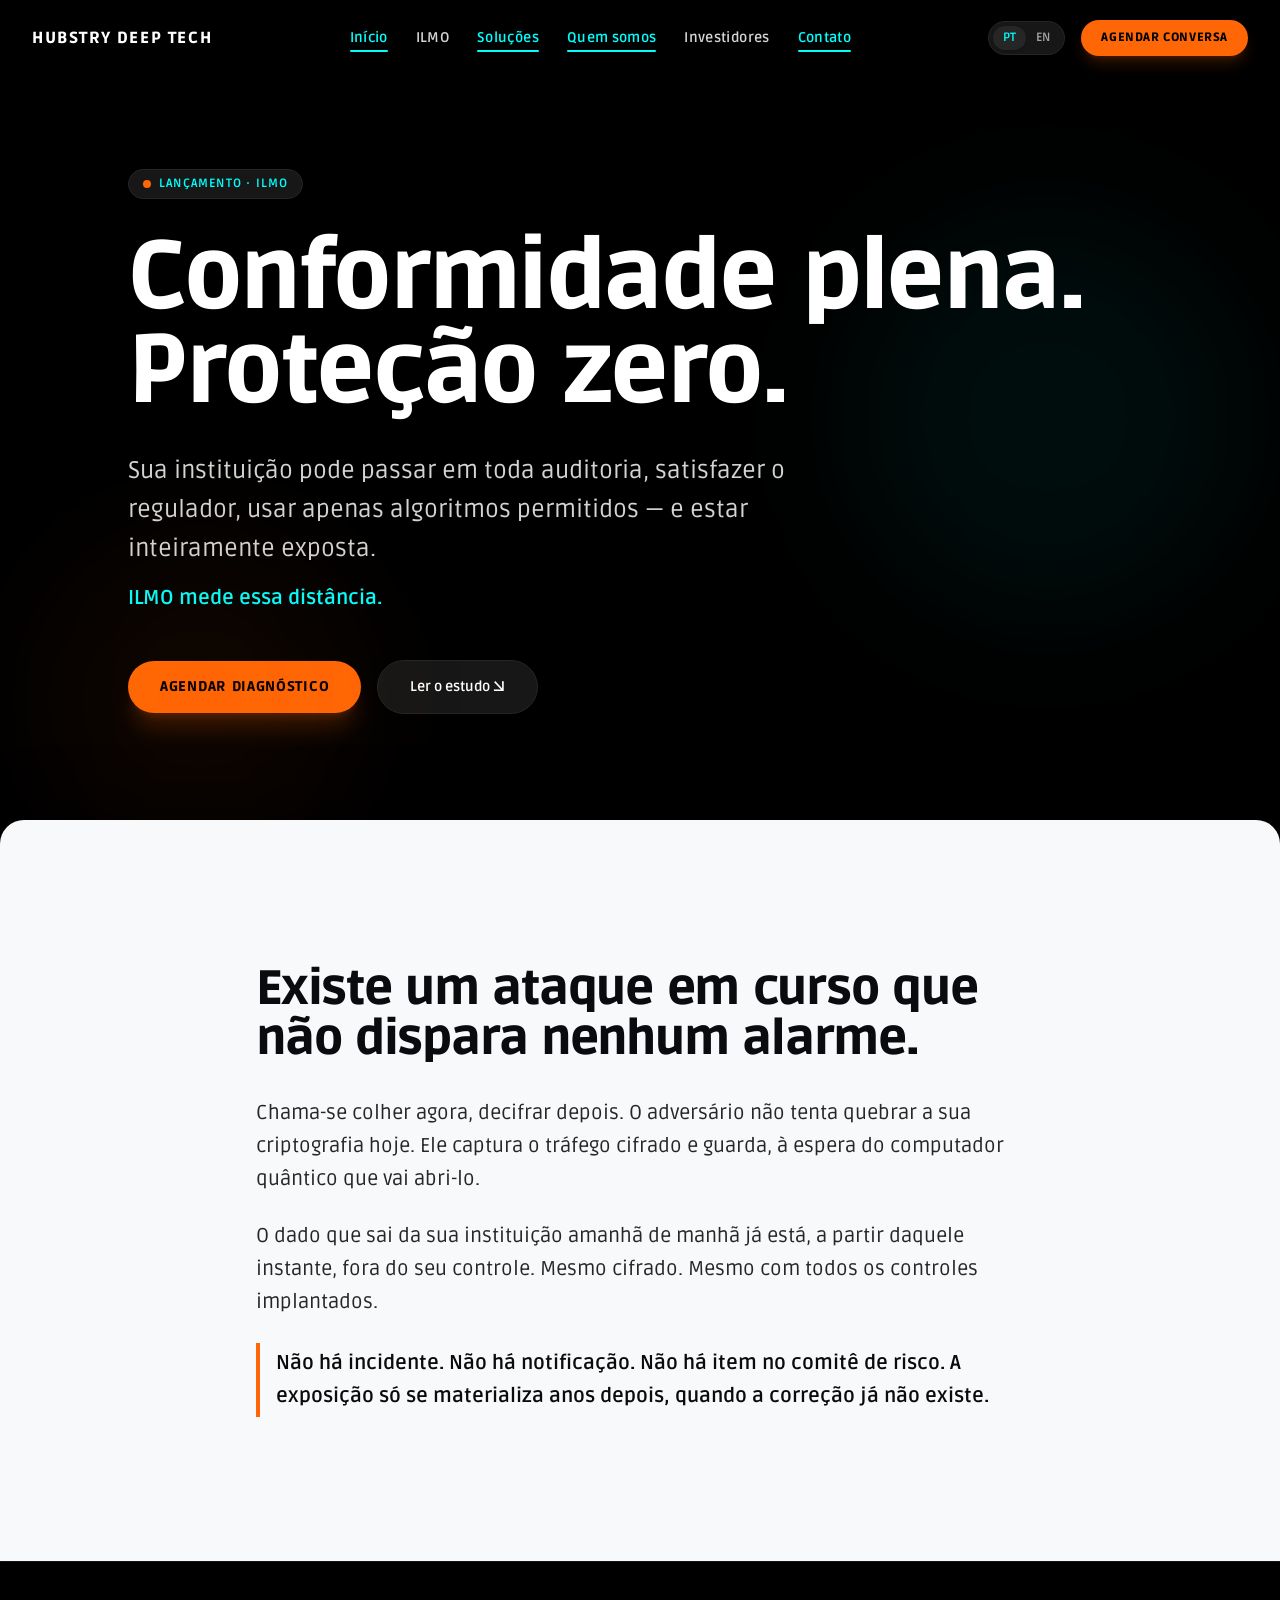
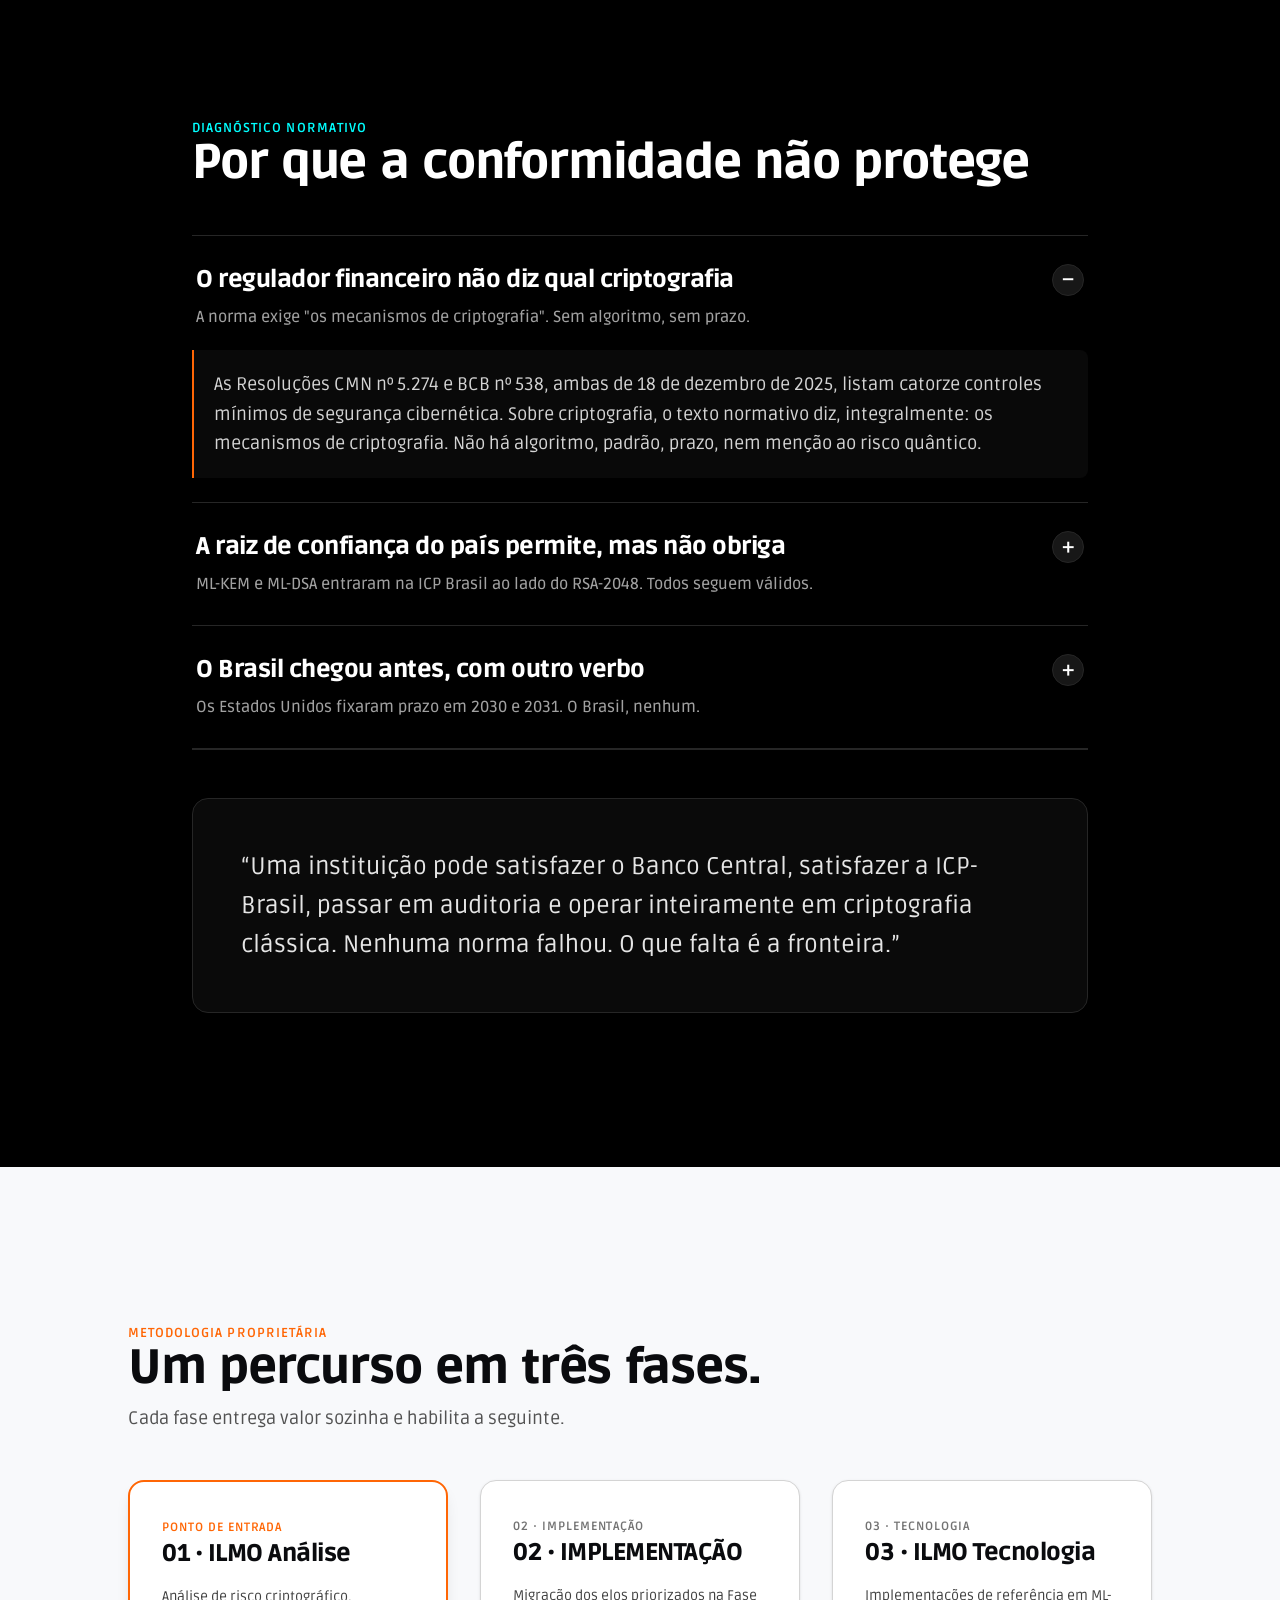
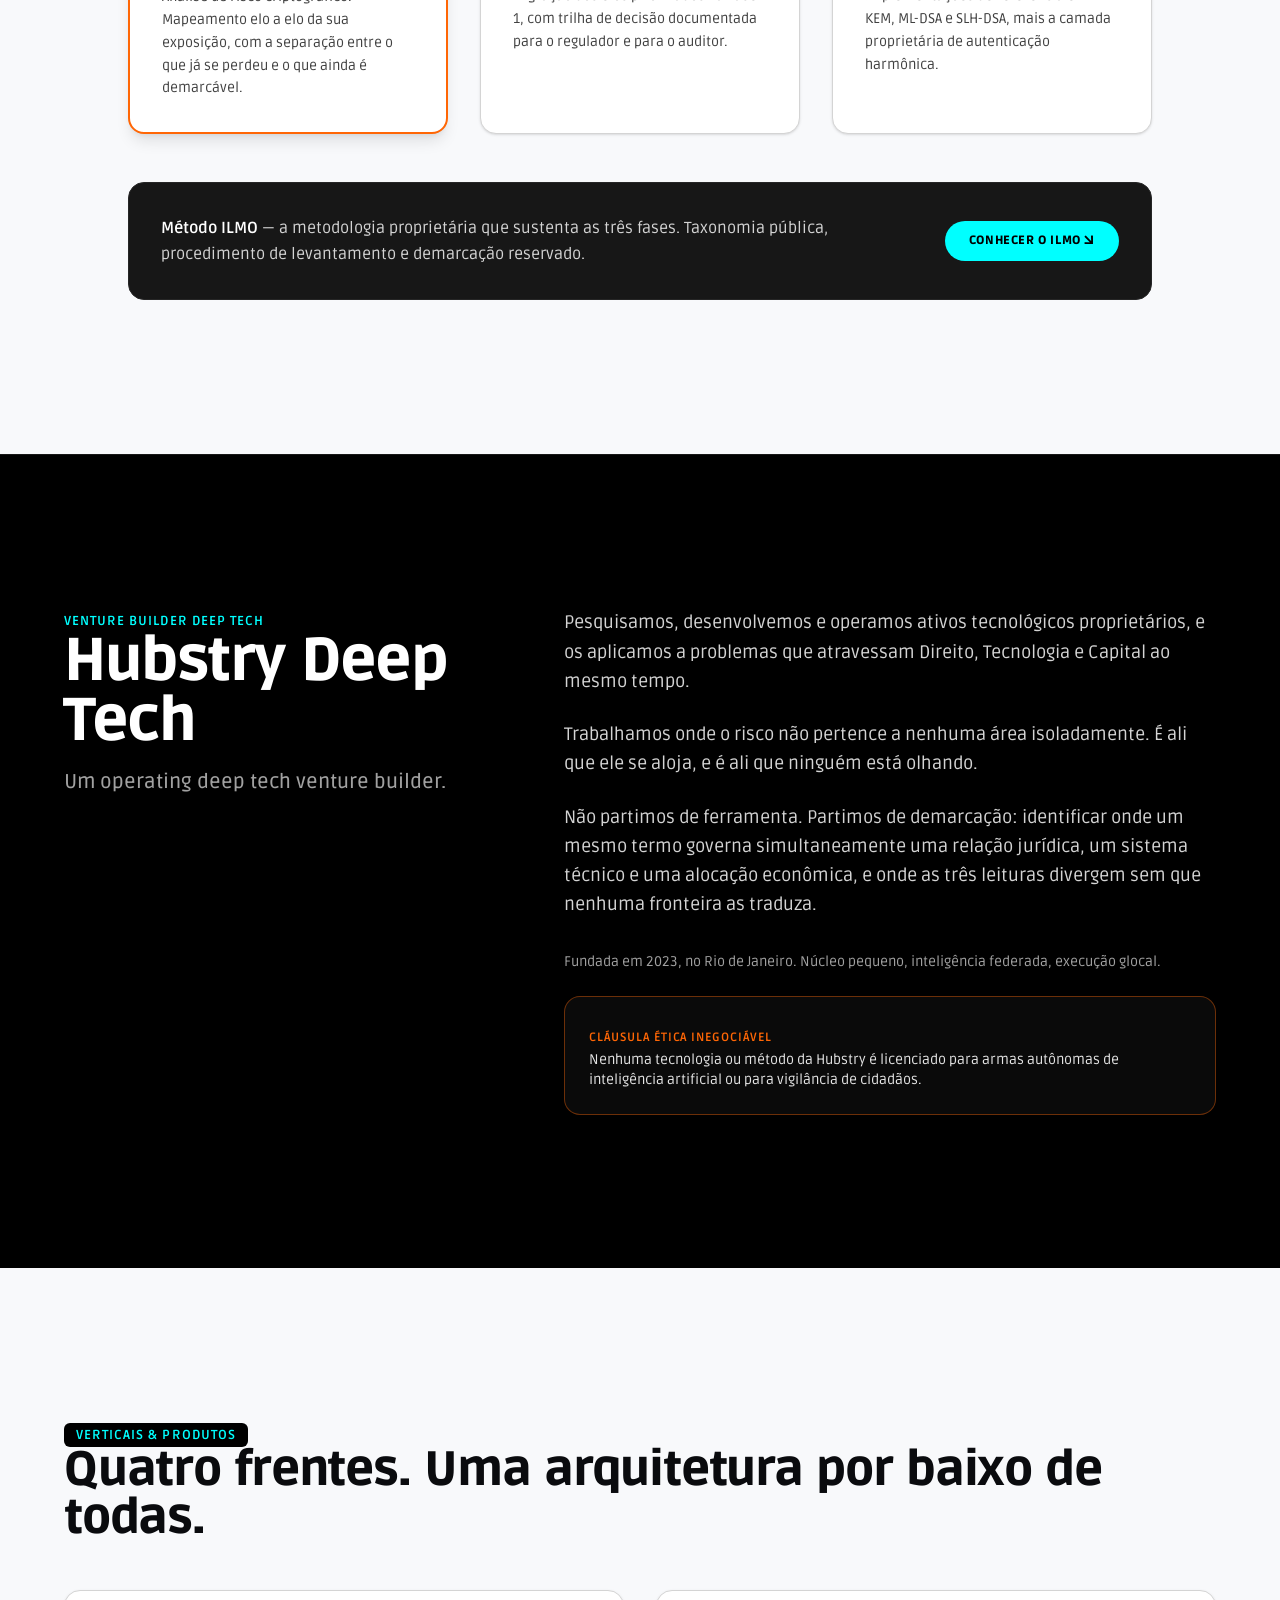
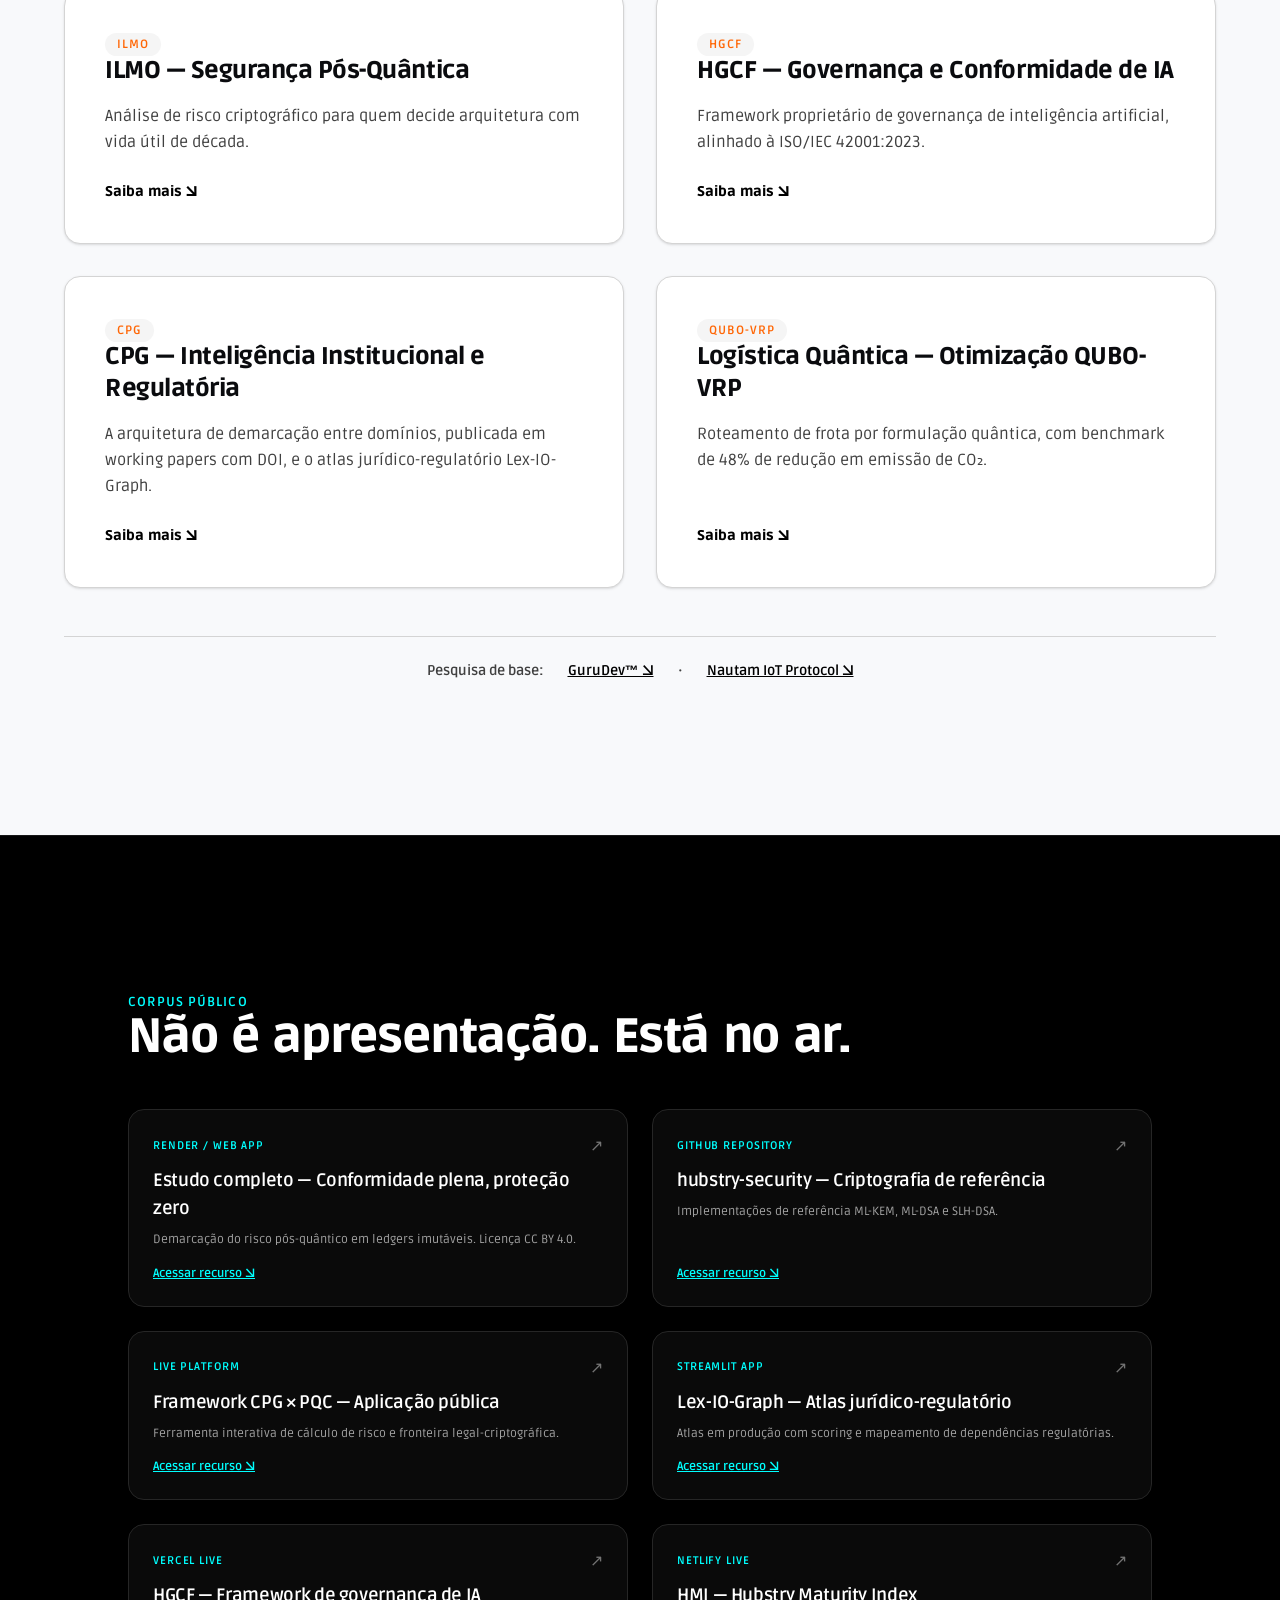
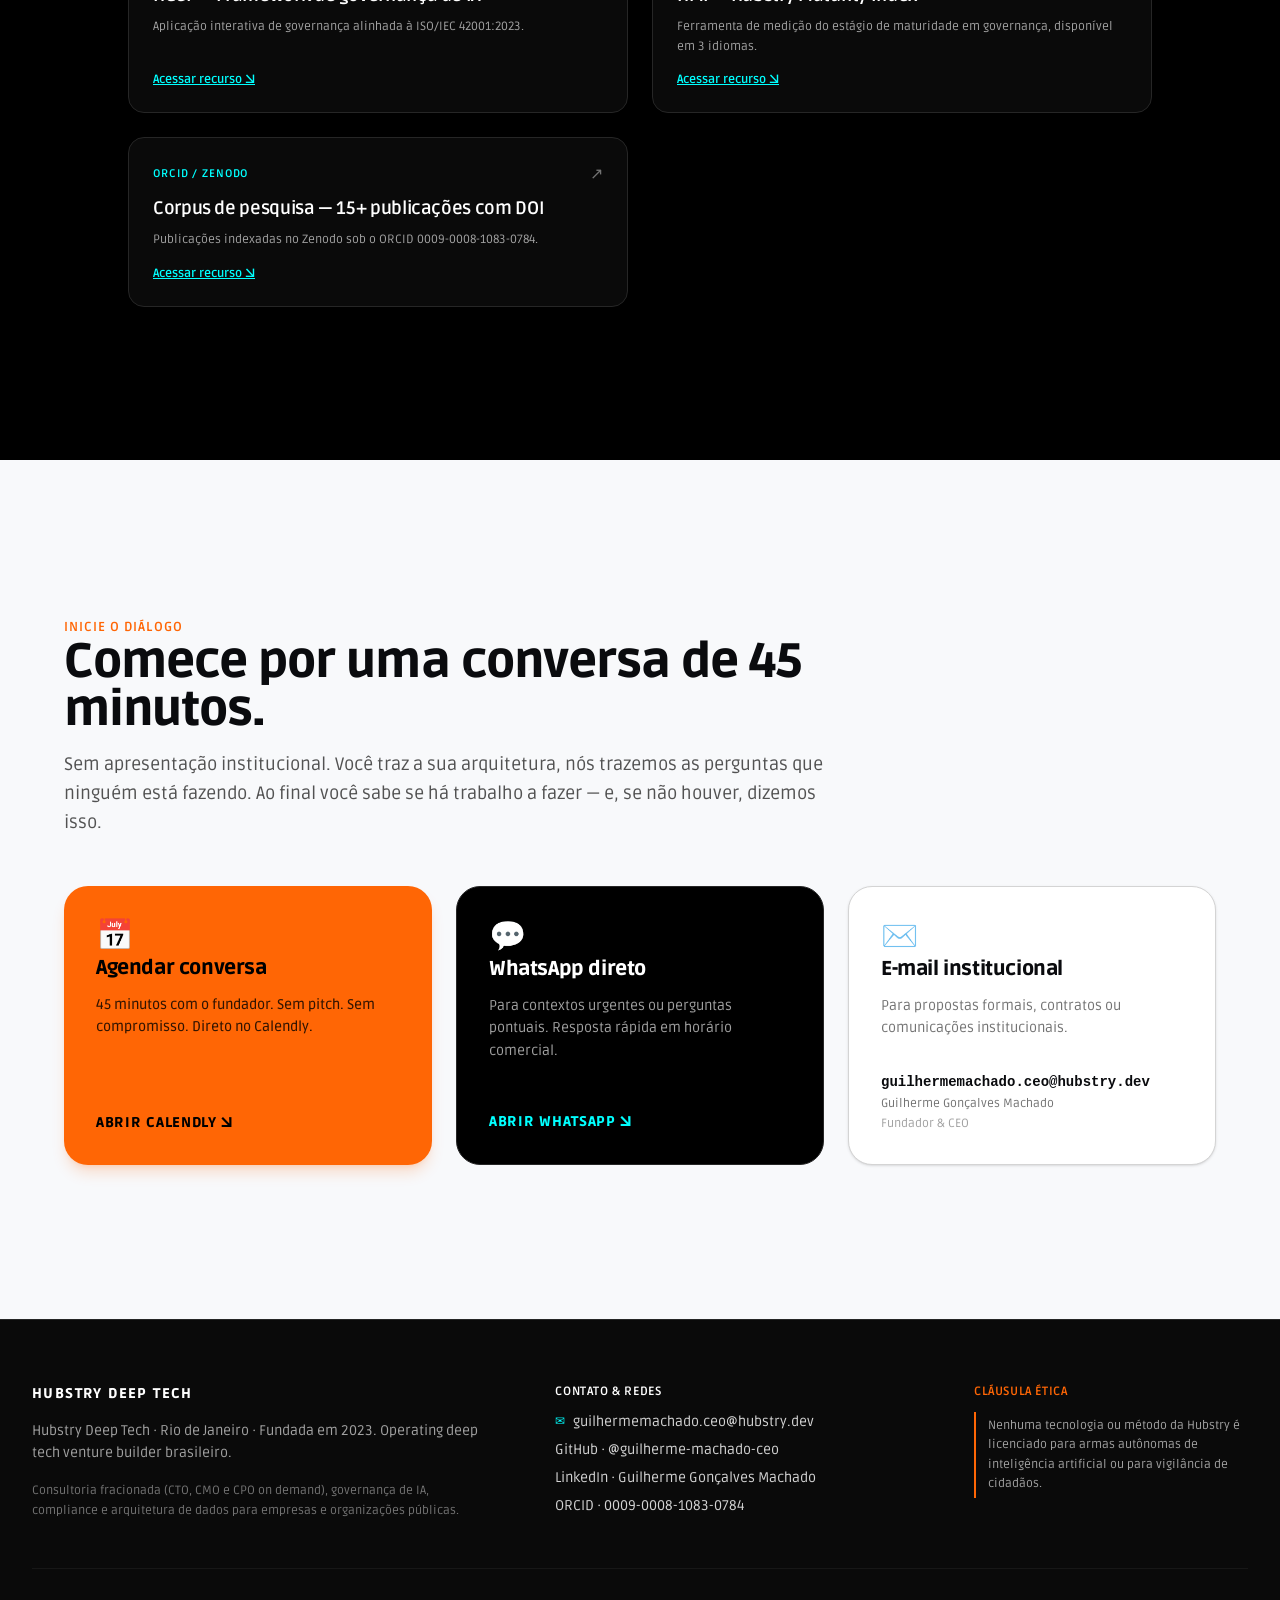
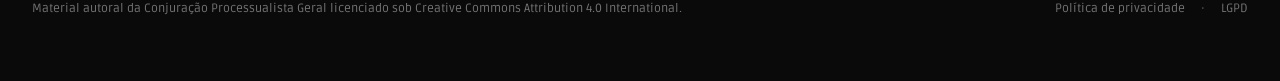
<file: index.html>
<!doctype html>
<html lang="pt-BR">
  <head>
    <meta charset="UTF-8" />
    <meta name="viewport" content="width=device-width, initial-scale=1.0" />
    <title>Hubstry Deep Tech | Demarcação entre Direito, Tecnologia e Capital</title>
    <meta name="description" content="Operating deep tech venture builder brasileiro. Criptografia pós-quântica (ILMO), governança de IA (HGCF), inteligência institucional (CPG) e otimização quântica." />
    <link rel="canonical" href="https://hubstry.dev/" />
    
    <!-- Google Fonts: Ruda -->
    <link rel="preconnect" href="https://fonts.googleapis.com">
    <link rel="preconnect" href="https://fonts.gstatic.com" crossorigin>
    <link href="https://fonts.googleapis.com/css2?family=Ruda:wght@400;700;900&display=swap" rel="stylesheet">
    <script type="module" crossorigin src="/assets/index-CAL8cWAA.js"></script>
    <link rel="stylesheet" crossorigin href="/assets/index-DQKuxh6v.css">
  </head>
  <body class="bg-black text-white font-['Ruda',sans-serif] antialiased selection:bg-[#00ffff] selection:text-black">
    <div id="root"></div>
    <!-- Cloudflare Web Analytics: contagem agregada, sem cookies -->
    <script defer src='https://static.cloudflareinsights.com/beacon.min.js' data-cf-beacon='{"token": "feb0887f254e45ac9769d963002114a7"}'></script>
  </body>
</html>
</file>
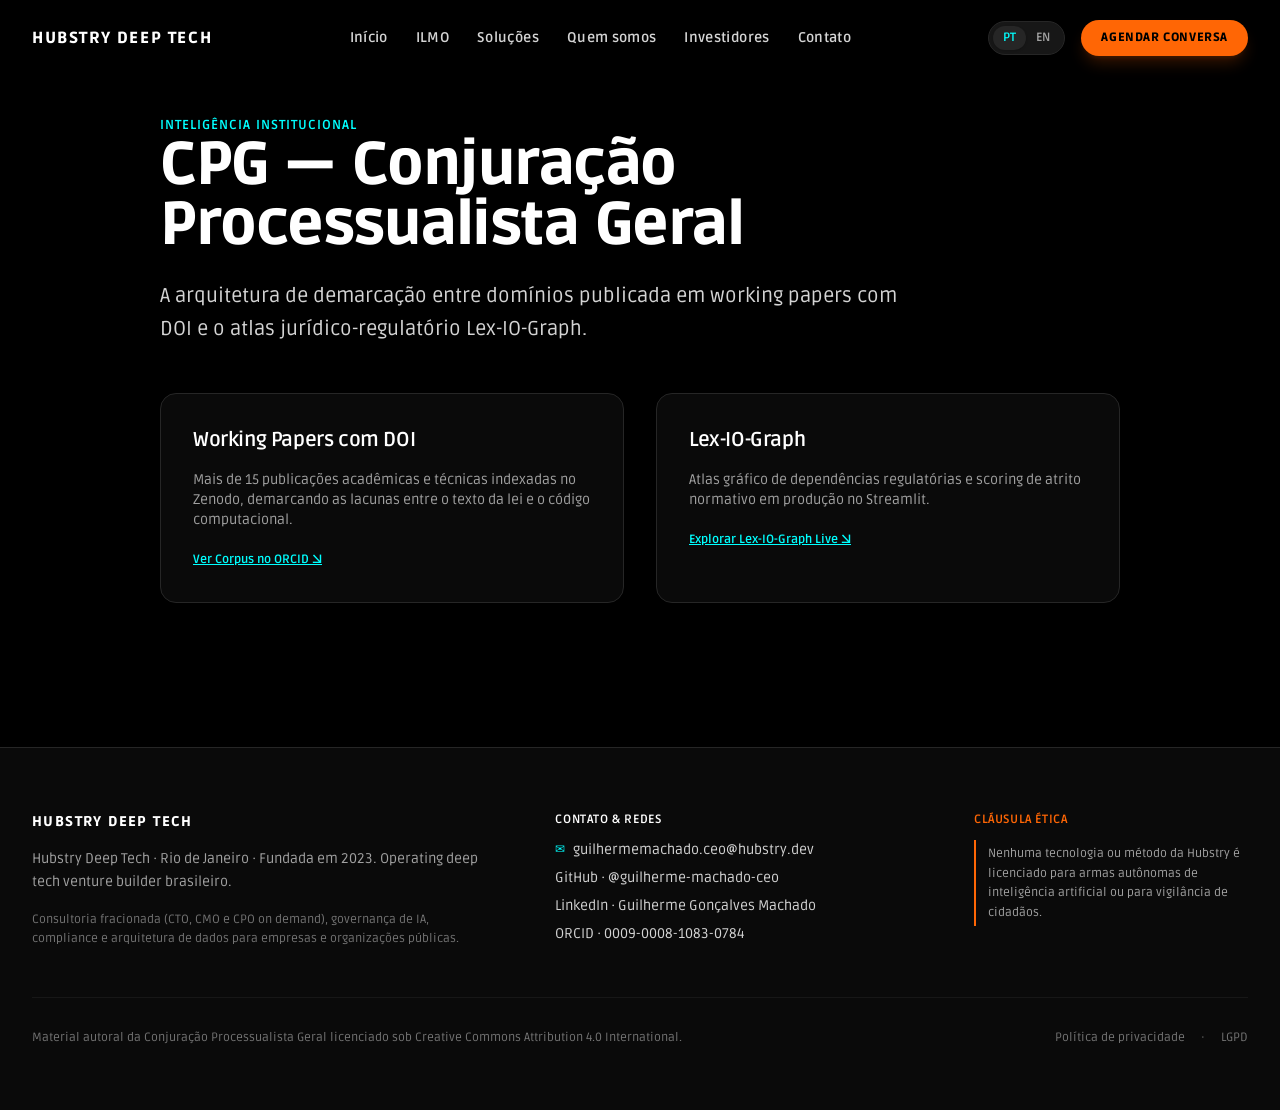
<file: cpg.html>
<!doctype html>
<html lang="pt-BR">
  <head>
    <meta charset="UTF-8" />
    <meta name="viewport" content="width=device-width, initial-scale=1.0" />
    <title>CPG — Inteligência Institucional e Regulatória | Hubstry Deep Tech</title>
    <meta name="description" content="A arquitetura de demarcação entre domínios, publicada em working papers com DOI, e o atlas jurídico-regulatório Lex-IO-Graph." />
    <link rel="canonical" href="https://hubstry.dev/cpg" />
    
    <!-- Google Fonts: Ruda -->
    <link rel="preconnect" href="https://fonts.googleapis.com">
    <link rel="preconnect" href="https://fonts.gstatic.com" crossorigin>
    <link href="https://fonts.googleapis.com/css2?family=Ruda:wght@400;700;900&display=swap" rel="stylesheet">
    <script type="module" crossorigin src="/assets/index-CAL8cWAA.js"></script>
    <link rel="stylesheet" crossorigin href="/assets/index-DQKuxh6v.css">
  </head>
  <body class="bg-black text-white font-['Ruda',sans-serif] antialiased selection:bg-[#00ffff] selection:text-black">
    <div id="root"></div>
    <!-- Cloudflare Web Analytics: contagem agregada, sem cookies -->
    <script defer src='https://static.cloudflareinsights.com/beacon.min.js' data-cf-beacon='{"token": "feb0887f254e45ac9769d963002114a7"}'></script>
  </body>
</html>
</file>
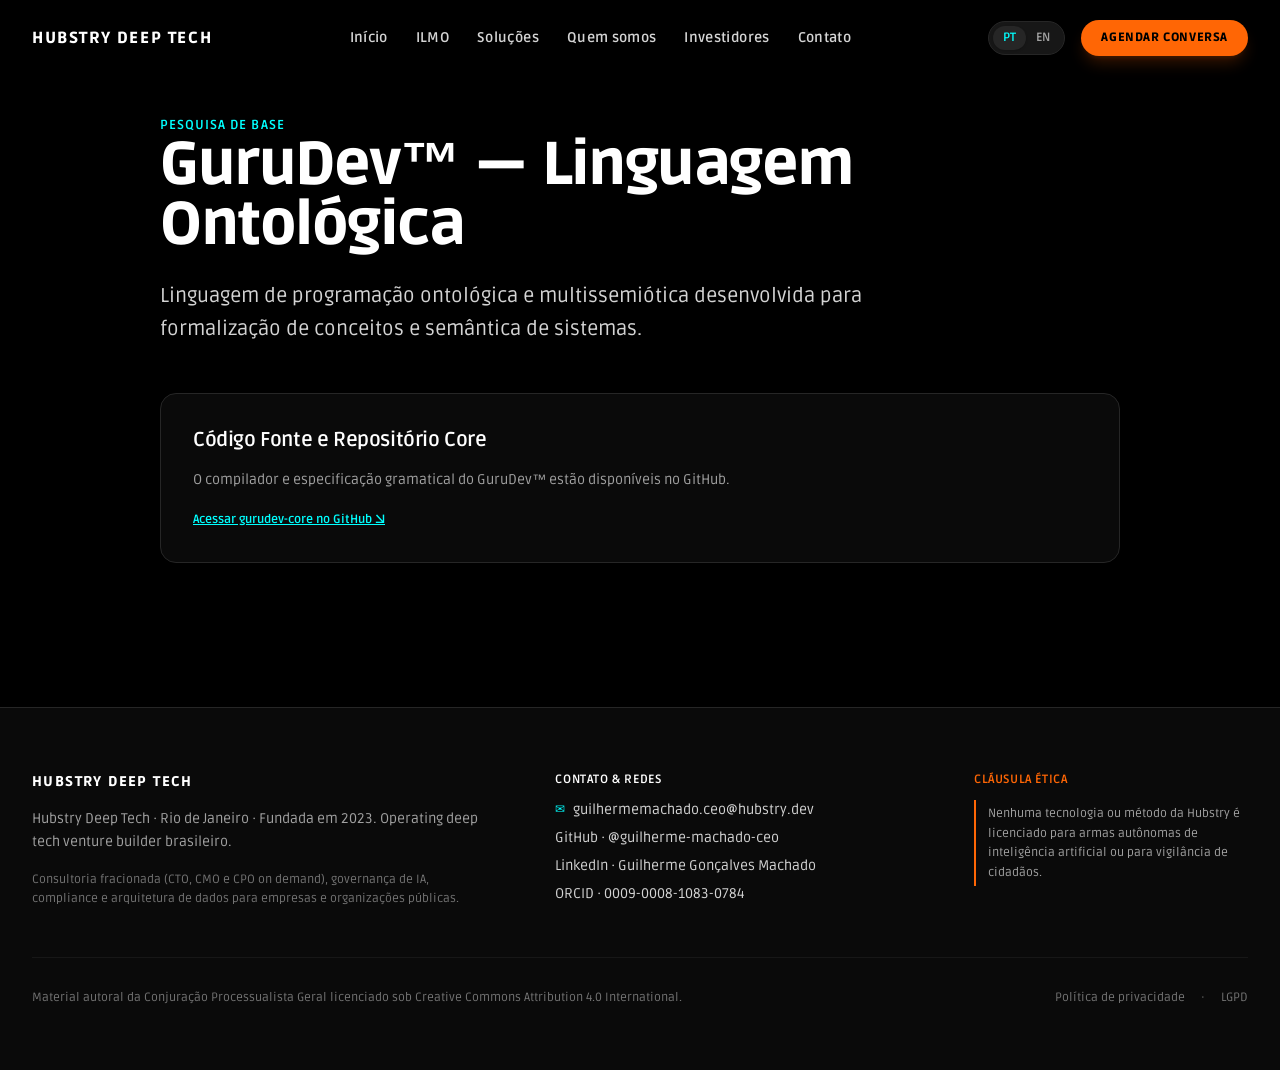
<file: gurudev.html>
<!doctype html>
<html lang="pt-BR">
  <head>
    <meta charset="UTF-8" />
    <meta name="viewport" content="width=device-width, initial-scale=1.0" />
    <title>GuruDev™ — Linguagem Ontológica | Hubstry Deep Tech</title>
    <meta name="description" content="Linguagem de programação ontológica e multissemiótica desenvolvida para formalização de conceitos e semântica de sistemas." />
    <link rel="canonical" href="https://hubstry.dev/gurudev" />
    
    <!-- Google Fonts: Ruda -->
    <link rel="preconnect" href="https://fonts.googleapis.com">
    <link rel="preconnect" href="https://fonts.gstatic.com" crossorigin>
    <link href="https://fonts.googleapis.com/css2?family=Ruda:wght@400;700;900&display=swap" rel="stylesheet">
    <script type="module" crossorigin src="/assets/index-CAL8cWAA.js"></script>
    <link rel="stylesheet" crossorigin href="/assets/index-DQKuxh6v.css">
  </head>
  <body class="bg-black text-white font-['Ruda',sans-serif] antialiased selection:bg-[#00ffff] selection:text-black">
    <div id="root"></div>
    <!-- Cloudflare Web Analytics: contagem agregada, sem cookies -->
    <script defer src='https://static.cloudflareinsights.com/beacon.min.js' data-cf-beacon='{"token": "feb0887f254e45ac9769d963002114a7"}'></script>
  </body>
</html>
</file>
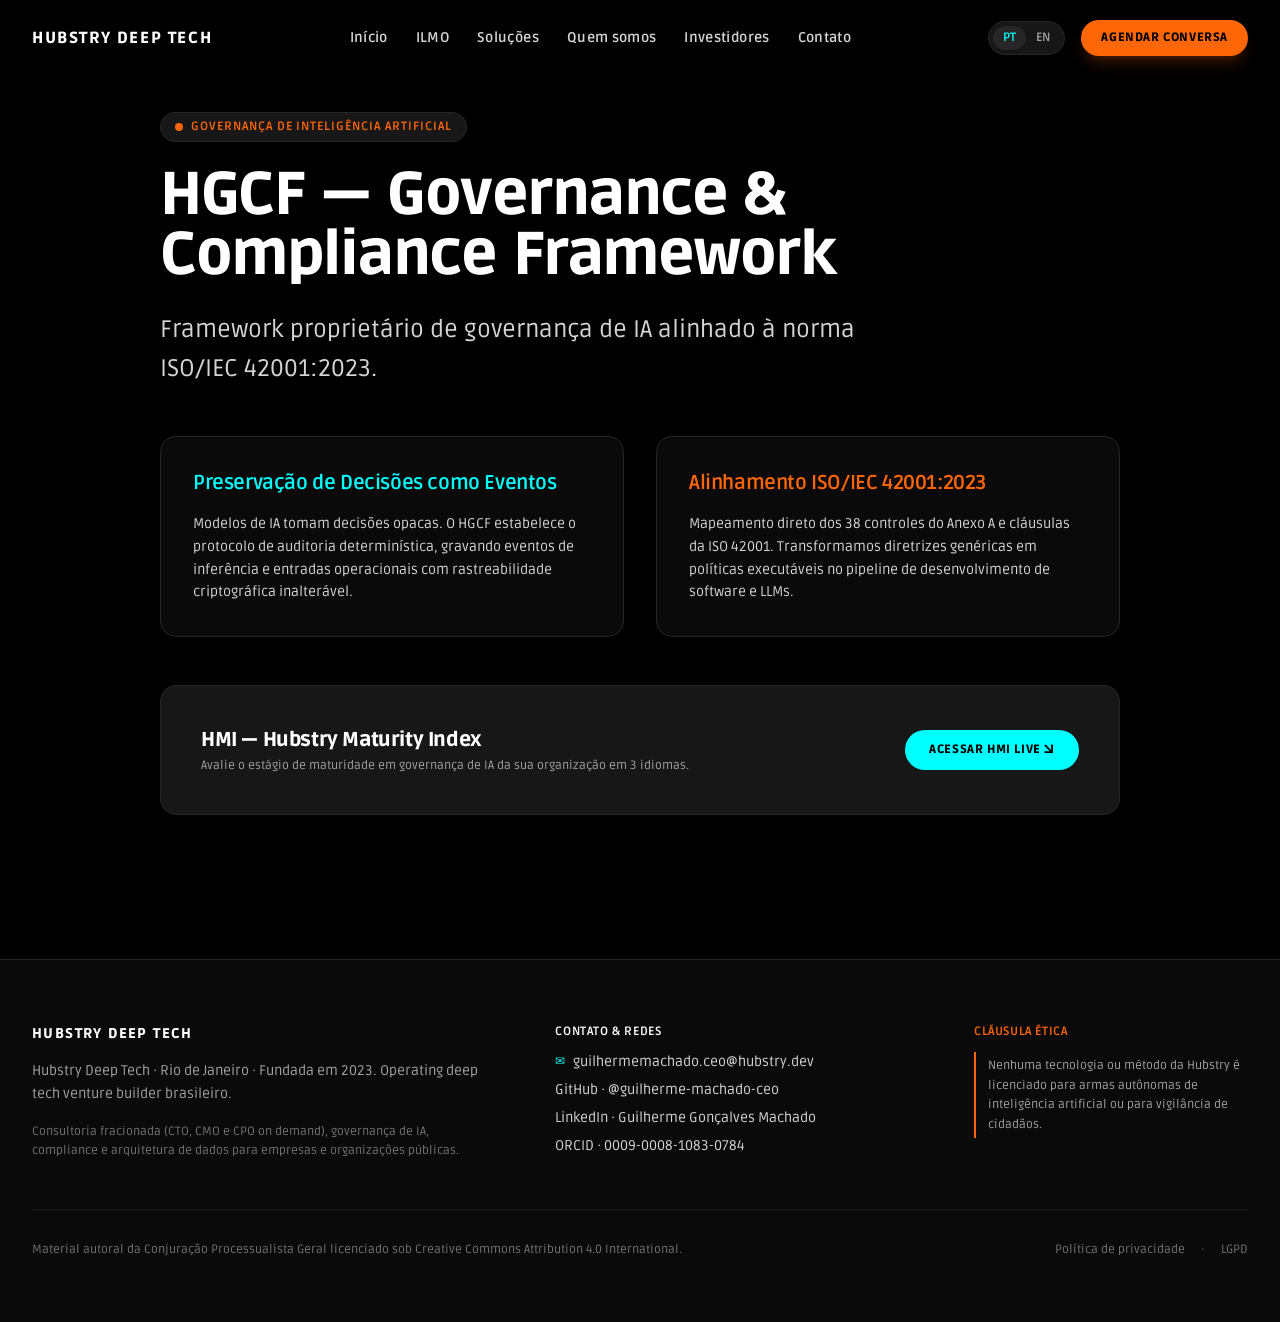
<file: hgcf.html>
<!doctype html>
<html lang="pt-BR">
  <head>
    <meta charset="UTF-8" />
    <meta name="viewport" content="width=device-width, initial-scale=1.0" />
    <title>HGCF — Governança e Conformidade de IA | Hubstry Deep Tech</title>
    <meta name="description" content="Framework proprietário de governança de inteligência artificial, alinhado à ISO/IEC 42001:2023." />
    <link rel="canonical" href="https://hubstry.dev/hgcf" />
    
    <!-- Google Fonts: Ruda -->
    <link rel="preconnect" href="https://fonts.googleapis.com">
    <link rel="preconnect" href="https://fonts.gstatic.com" crossorigin>
    <link href="https://fonts.googleapis.com/css2?family=Ruda:wght@400;700;900&display=swap" rel="stylesheet">
    <script type="module" crossorigin src="/assets/index-CAL8cWAA.js"></script>
    <link rel="stylesheet" crossorigin href="/assets/index-DQKuxh6v.css">
  </head>
  <body class="bg-black text-white font-['Ruda',sans-serif] antialiased selection:bg-[#00ffff] selection:text-black">
    <div id="root"></div>
    <!-- Cloudflare Web Analytics: contagem agregada, sem cookies -->
    <script defer src='https://static.cloudflareinsights.com/beacon.min.js' data-cf-beacon='{"token": "feb0887f254e45ac9769d963002114a7"}'></script>
  </body>
</html>
</file>
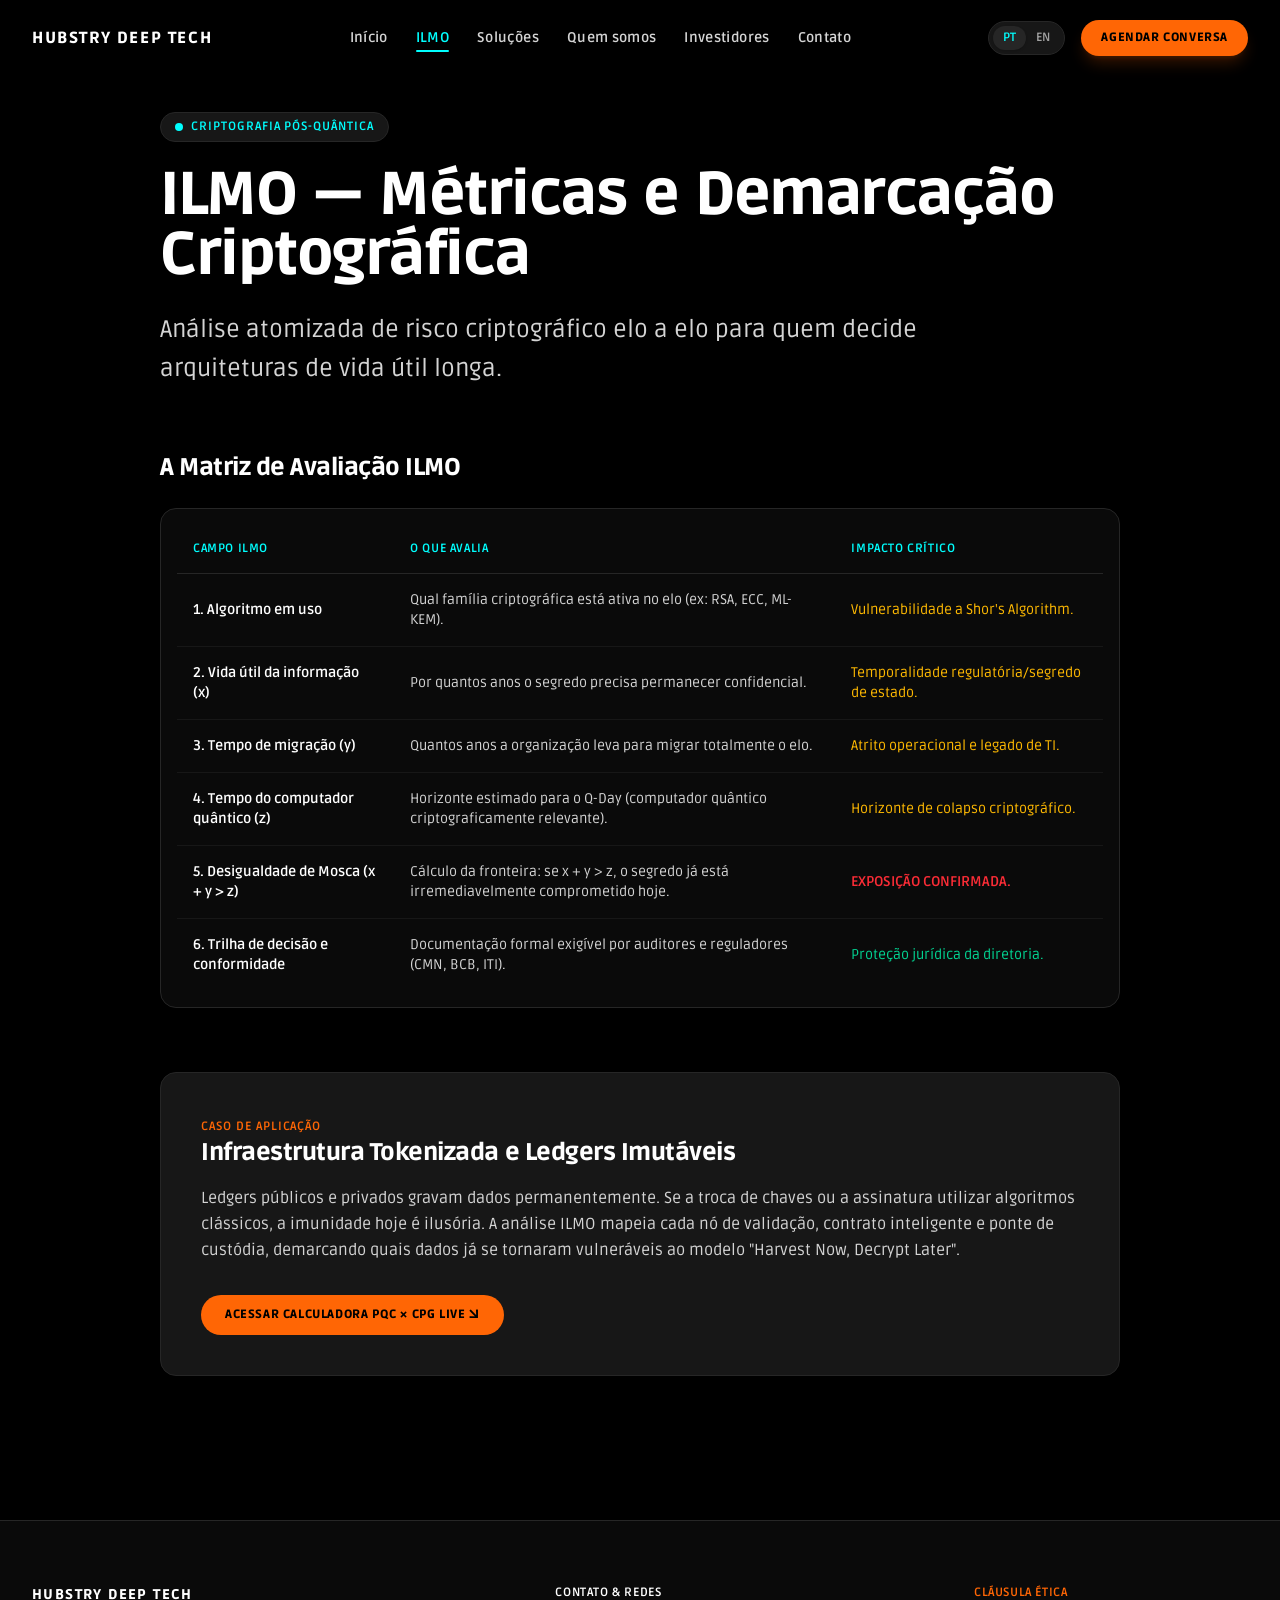
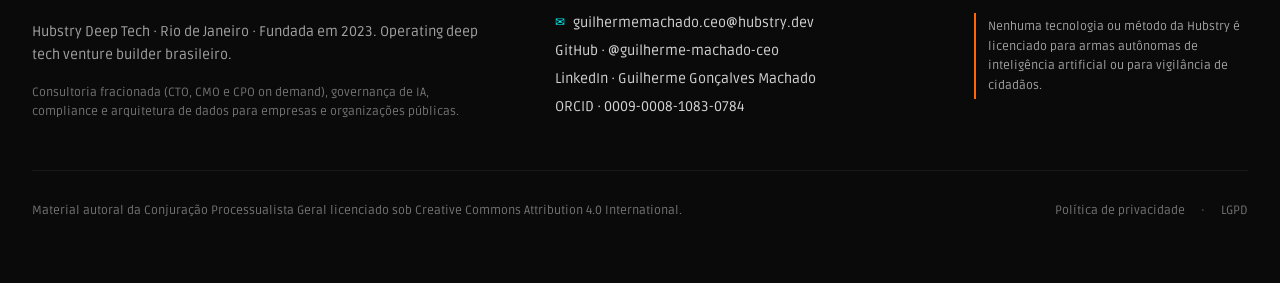
<file: ilmo.html>
<!doctype html>
<html lang="pt-BR">
  <head>
    <meta charset="UTF-8" />
    <meta name="viewport" content="width=device-width, initial-scale=1.0" />
    <title>ILMO — Segurança Pós-Quântica | Hubstry Deep Tech</title>
    <meta name="description" content="Análise de risco criptográfico para quem decide arquitetura com vida útil de década." />
    <link rel="canonical" href="https://hubstry.dev/ilmo" />
    
    <!-- Google Fonts: Ruda -->
    <link rel="preconnect" href="https://fonts.googleapis.com">
    <link rel="preconnect" href="https://fonts.gstatic.com" crossorigin>
    <link href="https://fonts.googleapis.com/css2?family=Ruda:wght@400;700;900&display=swap" rel="stylesheet">
    <script type="module" crossorigin src="/assets/index-CAL8cWAA.js"></script>
    <link rel="stylesheet" crossorigin href="/assets/index-DQKuxh6v.css">
  </head>
  <body class="bg-black text-white font-['Ruda',sans-serif] antialiased selection:bg-[#00ffff] selection:text-black">
    <div id="root"></div>
    <!-- Cloudflare Web Analytics: contagem agregada, sem cookies -->
    <script defer src='https://static.cloudflareinsights.com/beacon.min.js' data-cf-beacon='{"token": "feb0887f254e45ac9769d963002114a7"}'></script>
  </body>
</html>
</file>
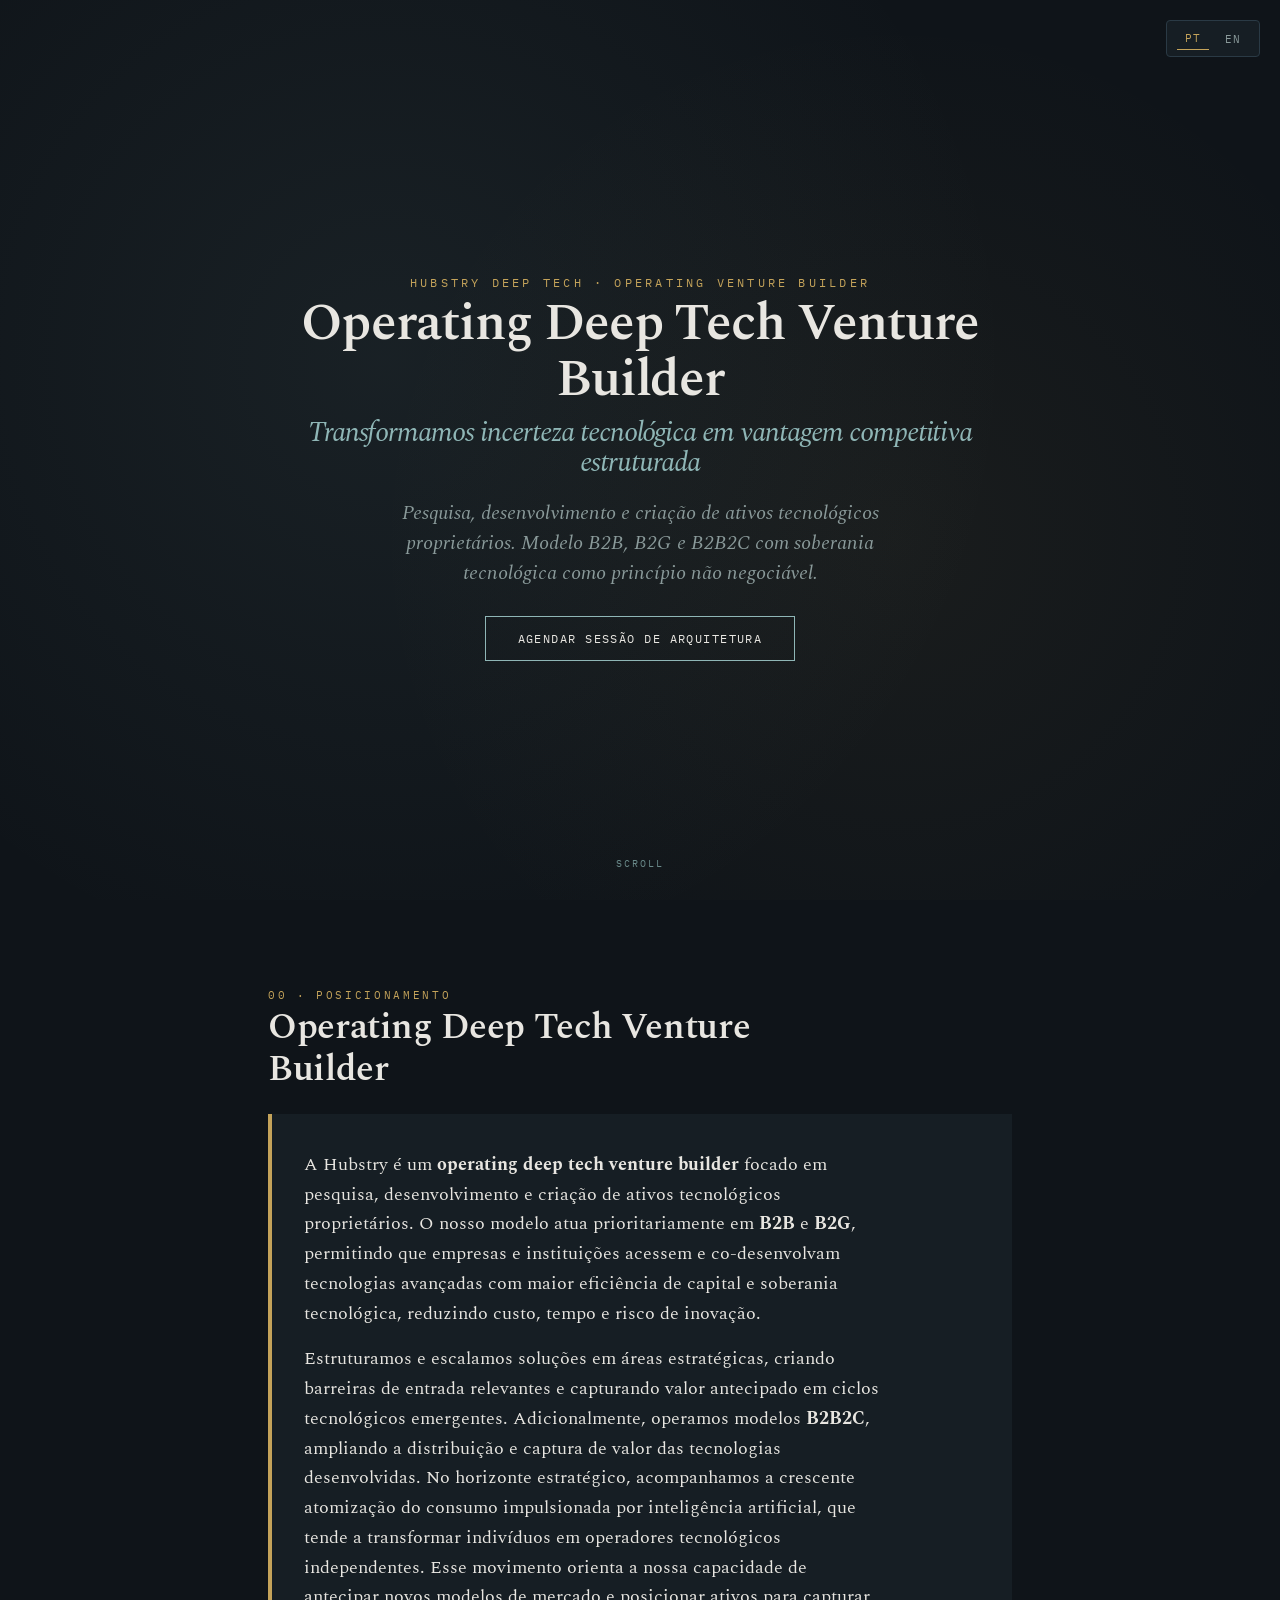
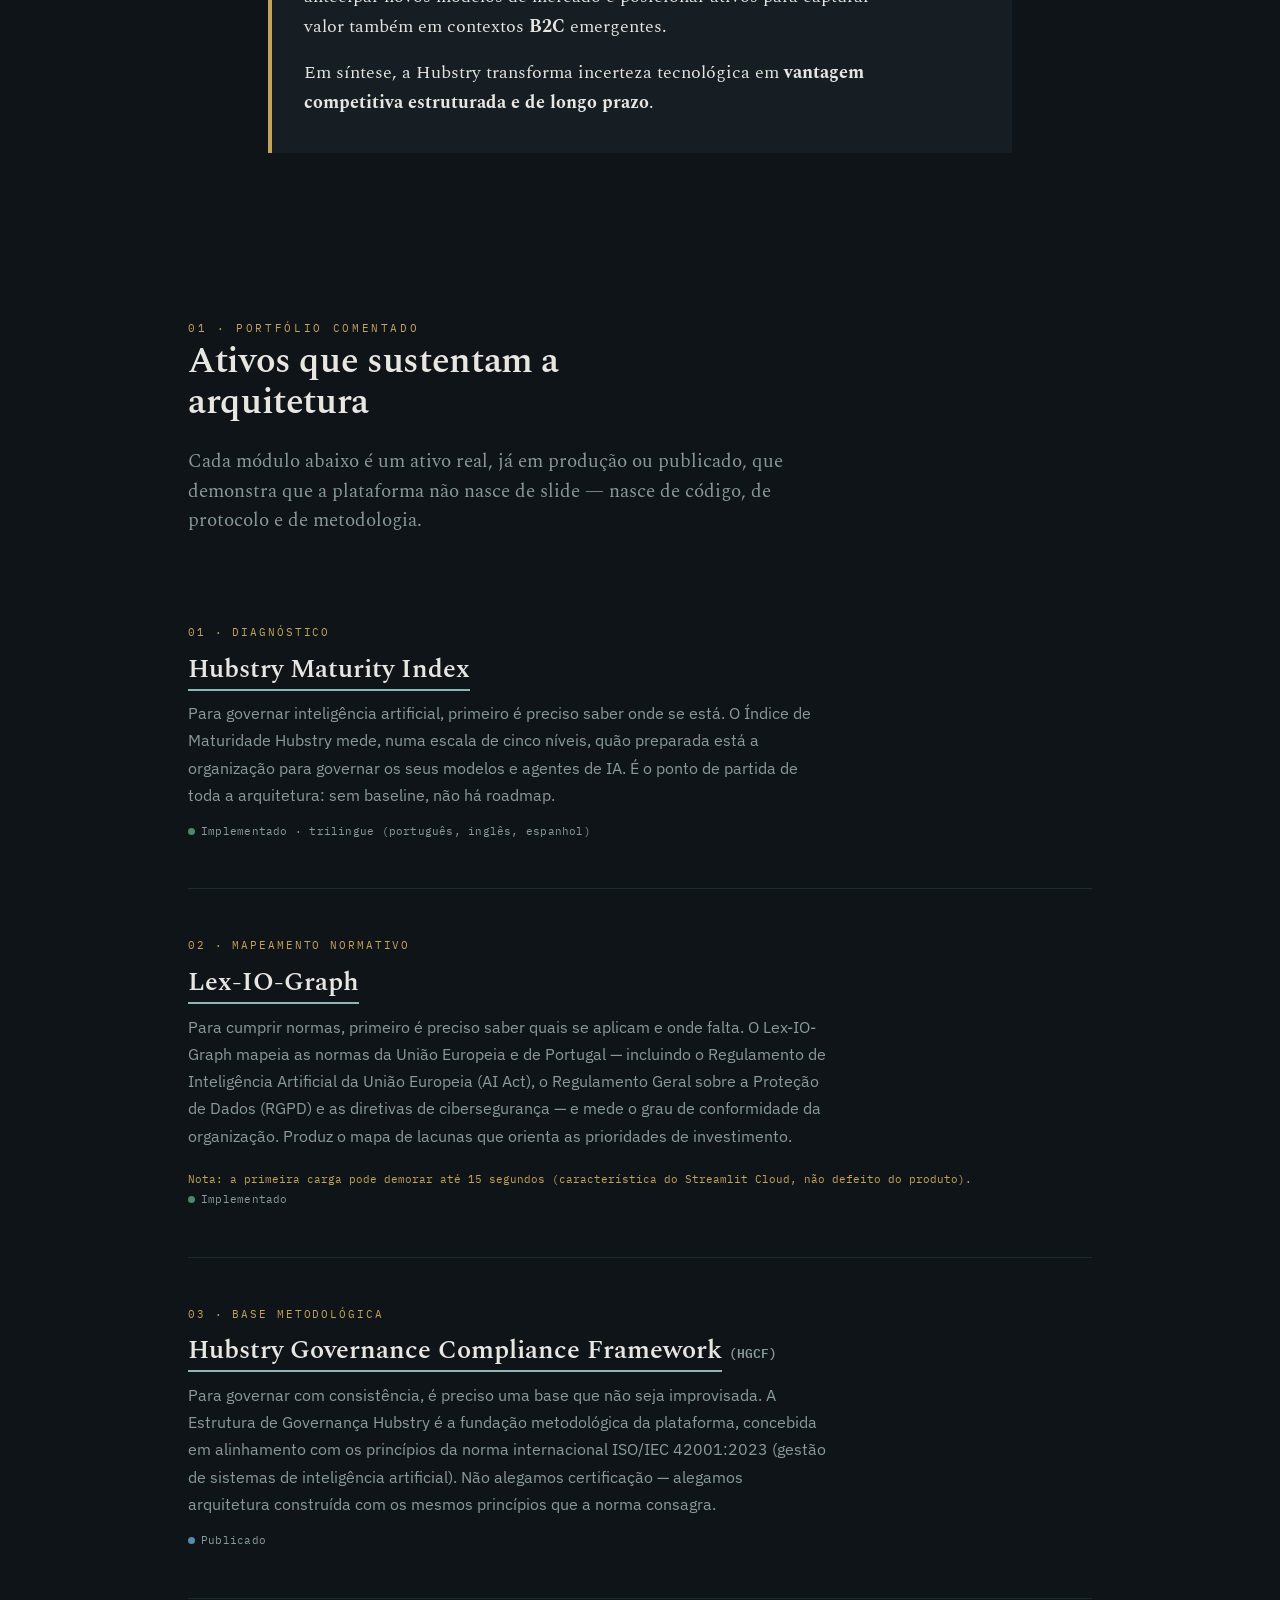
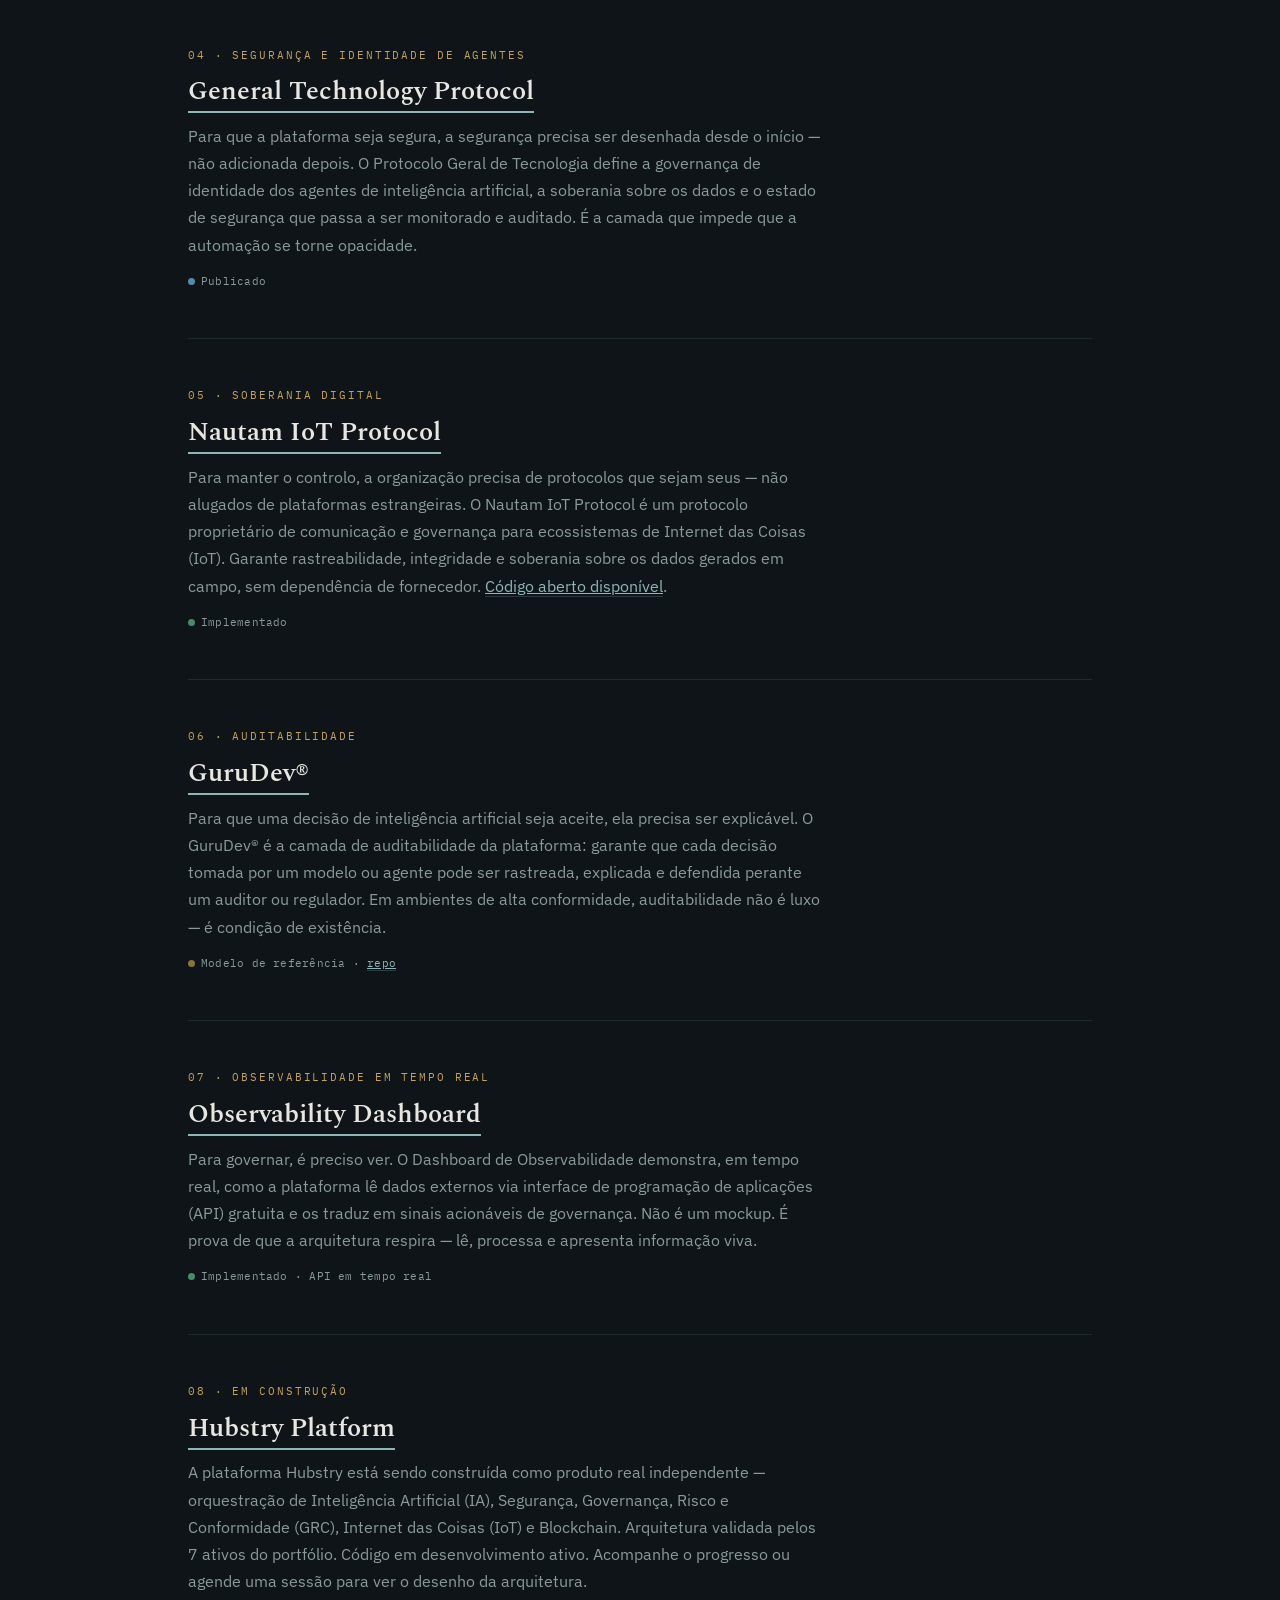
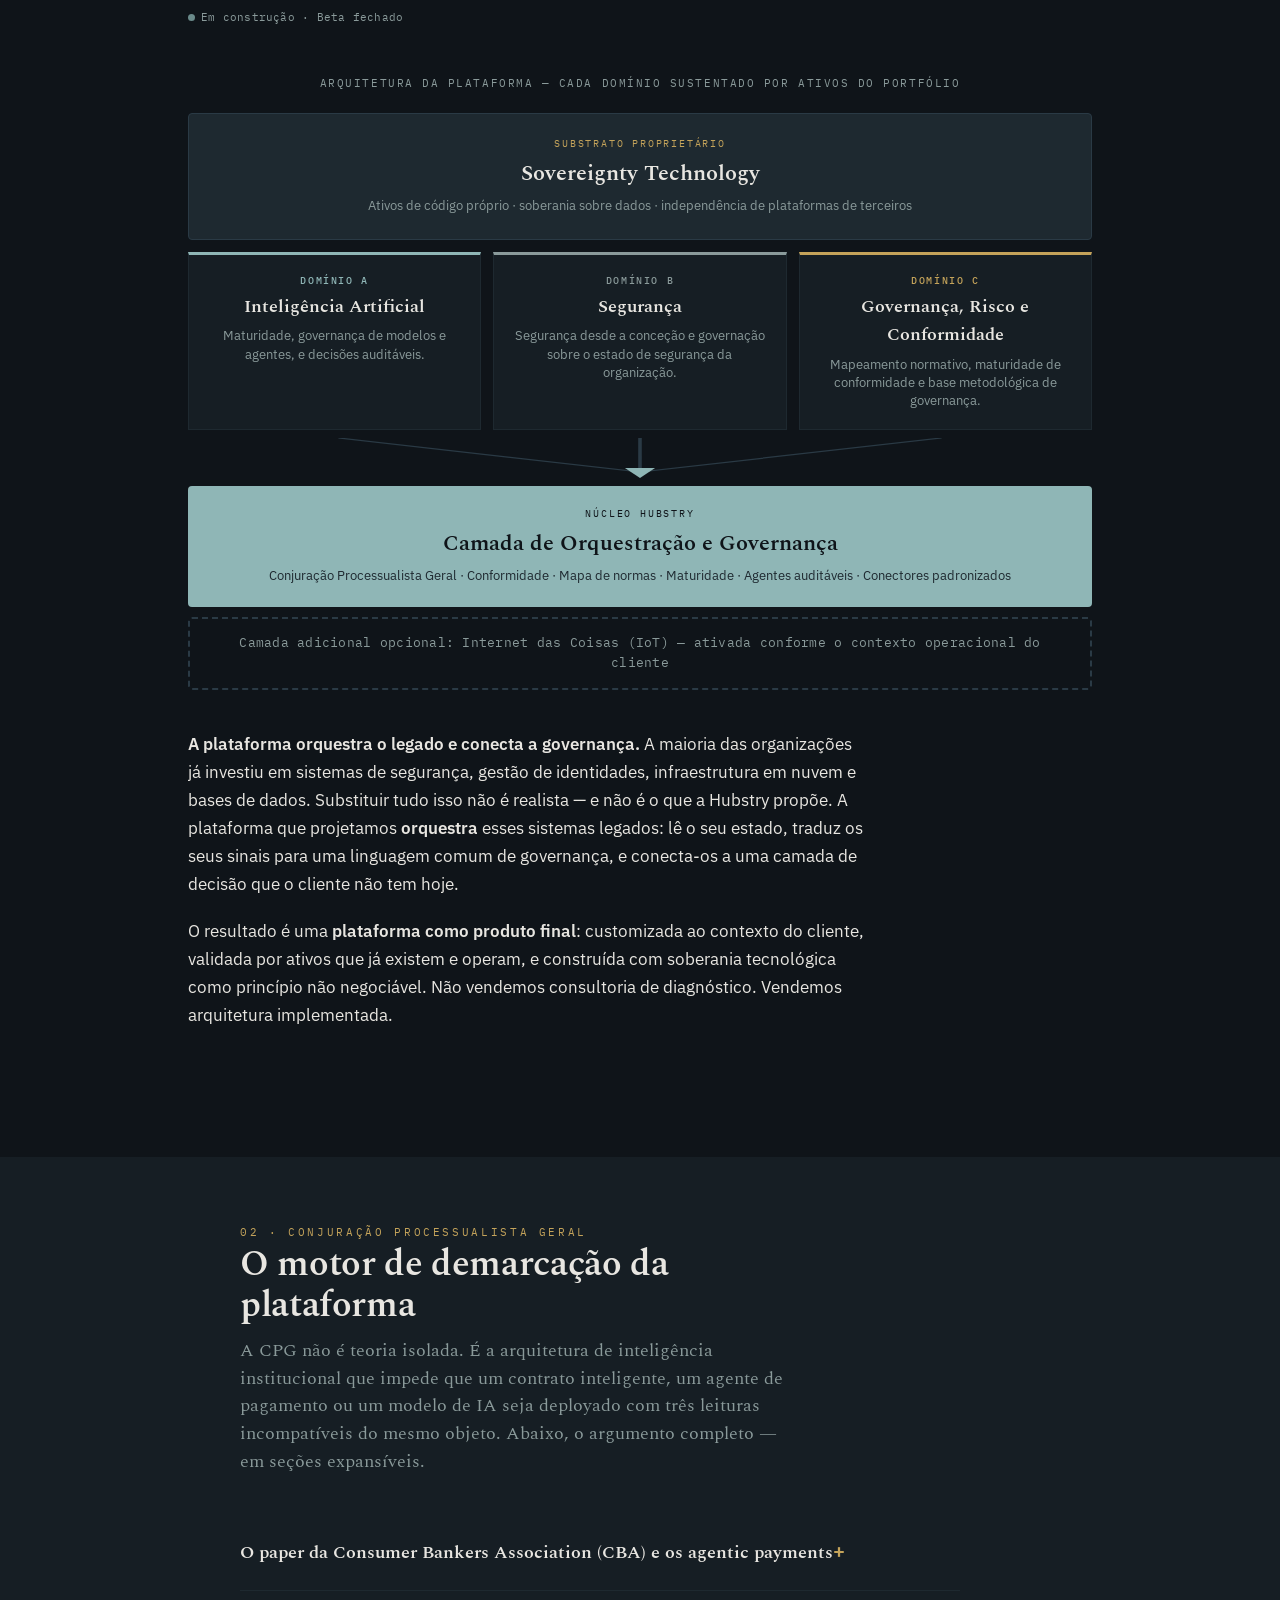
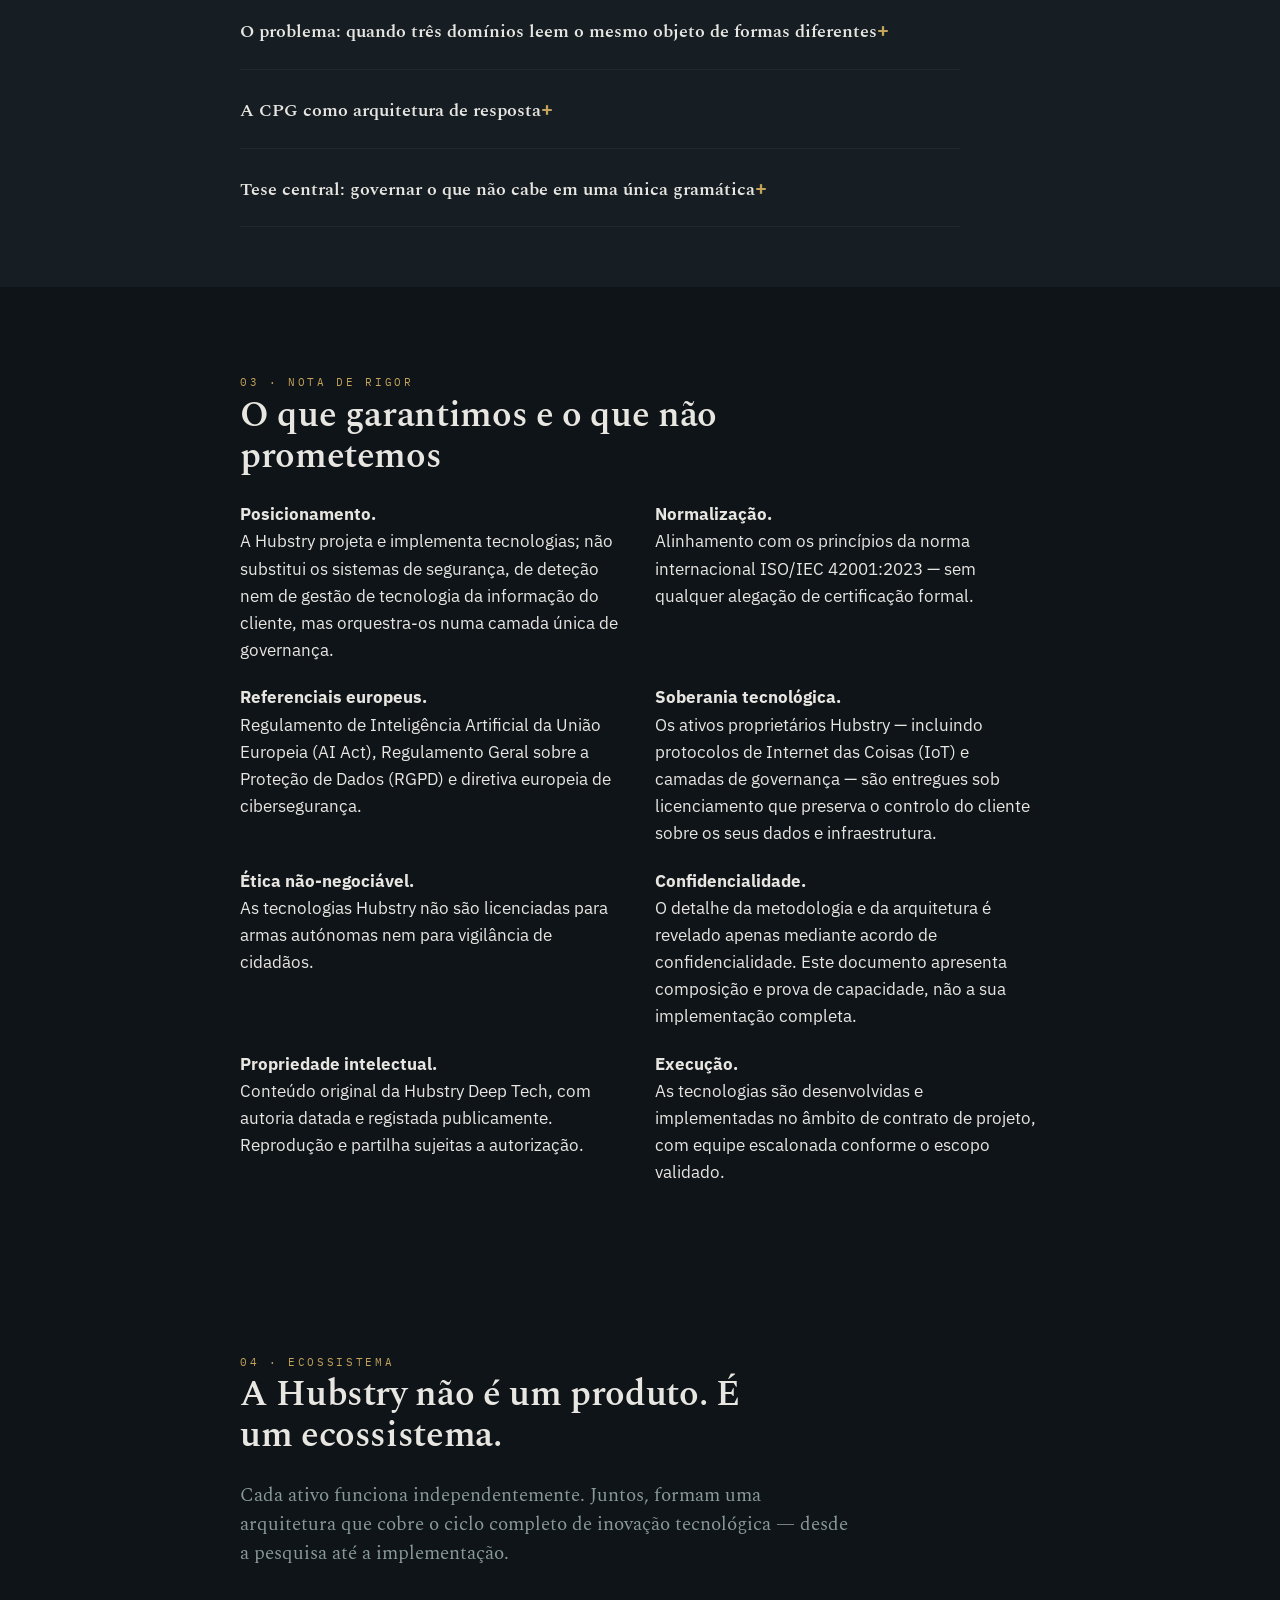
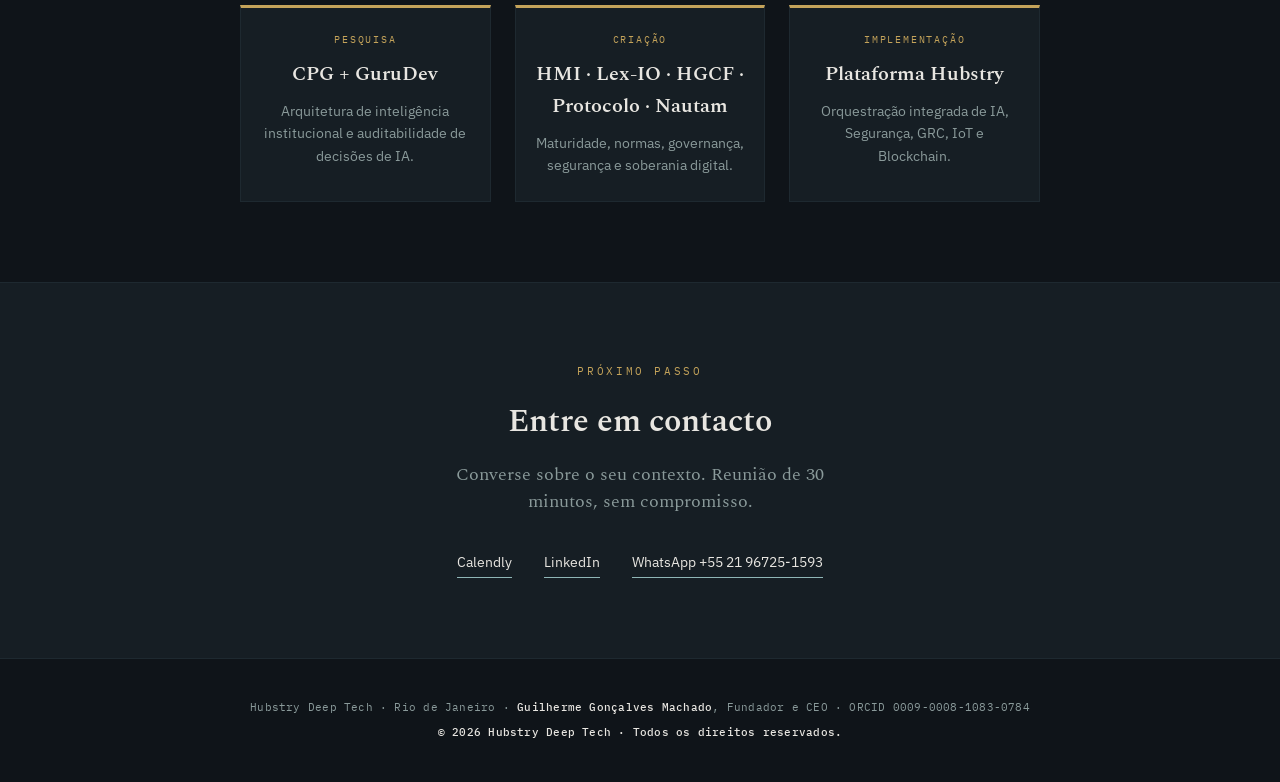
<file: index-legacy-local.html>
<!DOCTYPE html>
<html lang="pt-PT">
<head>
<meta charset="UTF-8">
<meta name="viewport" content="width=device-width, initial-scale=1.0">
<title>Hubstry — Operating Deep Tech Venture Builder</title>
<link rel="preconnect" href="https://fonts.googleapis.com">
<link rel="preconnect" href="https://fonts.gstatic.com" crossorigin>
<link href="https://fonts.googleapis.com/css2?family=Spectral:ital,wght@0,400;0,500;0,600;0,700;1,400&family=IBM+Plex+Sans:wght@400;500;600&family=IBM+Plex+Mono:wght@400;500&display=swap" rel="stylesheet">
<style>
  :root{
    --base:#0f1419;
    --base-mid:#161e24;
    --base-light:#1e2930;
    --ink:#e8e6e1;
    --ink-soft:#8a9a9a;
    --water:#8FB6B6;
    --water-dim:#6a8a8a;
    --gold:#C4A35A;
    --gold-dim:#8a7340;
    --line:#1e2930;
    --line-strong:#2a3a45;
  }
  *{box-sizing:border-box;margin:0;padding:0}
  html{scroll-behavior:smooth}
  body{
    background:var(--base);
    color:var(--ink);
    font-family:"IBM Plex Sans",system-ui,sans-serif;
    font-size:17px;line-height:1.6;
    -webkit-font-smoothing:antialiased;
  }

  /* HERO */
  .hero{
    min-height:100vh;display:flex;flex-direction:column;justify-content:center;align-items:center;
    text-align:center;padding:80px 28px 60px;background:var(--base);color:var(--ink);
    position:relative;overflow:hidden;
  }
  .hero::before{
    content:"";position:absolute;top:0;left:0;right:0;bottom:0;
    background:radial-gradient(circle at 30% 40%,rgba(143,182,182,0.08) 0%,transparent 60%),
               radial-gradient(circle at 70% 60%,rgba(196,163,90,0.06) 0%,transparent 50%);
    pointer-events:none;
  }
  .hero-content{position:relative;z-index:1;max-width:720px}
  .hero-eyebrow{
    font-family:"IBM Plex Mono",monospace;font-size:11.5px;letter-spacing:.28em;text-transform:uppercase;
    color:var(--gold);margin-bottom:22px;display:block;
  }
  .hero h1{
    font-family:"Spectral",Georgia,serif;font-weight:600;font-size:52px;line-height:1.08;
    letter-spacing:-0.02em;margin-bottom:20px;
  }
  .hero h1 span{display:block;color:var(--water);font-size:28px;font-weight:400;margin-top:10px;font-style:italic}
  .hero-thesis{
    font-family:"Spectral",serif;font-size:20px;line-height:1.5;color:var(--ink-soft);
    max-width:56ch;margin:0 auto 36px;font-style:italic;
  }
  .hero-cta{
    display:inline-block;font-family:"IBM Plex Mono",monospace;font-size:12px;letter-spacing:.12em;
    text-transform:uppercase;color:var(--ink);border:1.5px solid var(--water);padding:14px 32px;
    text-decoration:none;transition:all .3s;
  }
  .hero-cta:hover{background:var(--water);color:var(--base)}
  .hero-scroll{
    position:absolute;bottom:28px;left:50%;transform:translateX(-50%);
    font-family:"IBM Plex Mono",monospace;font-size:10px;letter-spacing:.2em;text-transform:uppercase;
    color:var(--water-dim);animation:bounce 2s infinite;
  }
  @keyframes bounce{0%,100%{transform:translateX(-50%) translateY(0)}50%{transform:translateX(-50%) translateY(8px)}}

  /* LANG TOGGLE */
  .lang-toggle{
    position:fixed;top:20px;right:20px;z-index:100;
    display:flex;gap:8px;background:var(--base-mid);border:1px solid var(--line-strong);
    padding:6px 10px;border-radius:4px;
  }
  .lang-toggle button{
    font-family:"IBM Plex Mono",monospace;font-size:11px;letter-spacing:.08em;
    text-transform:uppercase;background:transparent;border:none;color:var(--ink-soft);
    cursor:pointer;padding:4px 8px;transition:all .2s;
  }
  .lang-toggle button.active{color:var(--gold);border-bottom:1px solid var(--gold)}
  .lang-toggle button:hover{color:var(--ink)}

  /* SECTIONS */
  section{padding:80px 28px;max-width:800px;margin:0 auto}
  section.wide{max-width:960px}
  .sec-label{
    font-family:"IBM Plex Mono",monospace;font-size:11px;letter-spacing:.24em;text-transform:uppercase;
    color:var(--gold);margin-bottom:14px;display:block;
  }
  .sec-title{
    font-family:"Spectral",serif;font-size:36px;font-weight:600;line-height:1.15;
    letter-spacing:-0.01em;margin-bottom:24px;max-width:28ch;
  }
  .sec-title.center{text-align:center;max-width:none}
  .sec-lead{
    font-family:"Spectral",serif;font-size:19px;line-height:1.55;color:var(--ink-soft);max-width:62ch;
  }
  .sec-lead + .sec-lead{margin-top:16px}
  .sec-text{font-size:16.5px;line-height:1.7;color:var(--ink);max-width:68ch}
  .sec-text p + p{margin-top:18px}
  .sec-text b{font-weight:600}

  /* MANIFESTO */
  .manifesto{
    background:var(--base-mid);border-left:4px solid var(--gold);padding:36px 32px;
  }
  .manifesto p{font-family:"Spectral",serif;font-size:17.5px;line-height:1.7;color:var(--ink);max-width:64ch}
  .manifesto p + p{margin-top:16px}

  /* ARCHITECTURE */
  .arch-figure{margin:48px 0 0}
  .arch-cap{
    font-family:"IBM Plex Mono",monospace;font-size:11px;letter-spacing:.14em;text-transform:uppercase;
    color:var(--ink-soft);margin-bottom:20px;text-align:center;
  }
  .arch-base{
    background:var(--base-light);color:var(--ink);padding:22px 24px;text-align:center;border-radius:4px;
    margin-bottom:6px;border:1px solid var(--line-strong);
  }
  .arch-base .bl{
    font-family:"IBM Plex Mono",monospace;font-size:10px;letter-spacing:.18em;text-transform:uppercase;color:var(--gold);
  }
  .arch-base .bn{font-family:"Spectral",serif;font-size:22px;font-weight:600;margin-top:4px}
  .arch-base .bs{font-size:13px;color:var(--ink-soft);margin-top:5px}
  .arch-domains{display:grid;grid-template-columns:repeat(3,1fr);gap:12px;margin-top:12px}
  .arch-domain{
    background:var(--base-mid);border:1px solid var(--line);border-top:3px solid var(--c);
    padding:18px 16px;text-align:center;
  }
  .arch-domain .dl{
    font-family:"IBM Plex Mono",monospace;font-size:10px;letter-spacing:.16em;text-transform:uppercase;color:var(--c);font-weight:500;
  }
  .arch-domain .dn{font-family:"Spectral",serif;font-size:18px;font-weight:600;margin-top:4px}
  .arch-domain .dd{font-size:13px;color:var(--ink-soft);margin-top:6px;line-height:1.4}
  .arch-converge{
    display:flex;justify-content:center;align-items:center;height:40px;margin:8px 0;
  }
  .arch-converge svg{width:100%;height:40px}
  .arch-core{
    background:var(--water);color:var(--base);padding:20px 24px;text-align:center;border-radius:4px;
  }
  .arch-core .cl{
    font-family:"IBM Plex Mono",monospace;font-size:10px;letter-spacing:.18em;text-transform:uppercase;color:var(--base);
  }
  .arch-core .cn{font-family:"Spectral",serif;font-size:22px;font-weight:600;margin-top:4px}
  .arch-core .cs{font-size:13px;color:var(--base-light);margin-top:5px}
  .arch-optional{
    border:2px dashed var(--line-strong);padding:14px 20px;text-align:center;margin-top:10px;
    font-size:13px;color:var(--ink-soft);font-family:"IBM Plex Mono",monospace;letter-spacing:.02em;
    border-radius:4px;
  }

  /* PORTFOLIO */
  .portfolio-item{padding:48px 0;border-bottom:1px solid var(--line)}
  .portfolio-item:first-child{padding-top:24px}
  .portfolio-item:last-child{border-bottom:none}
  .pf-label{
    font-family:"IBM Plex Mono",monospace;font-size:10.5px;letter-spacing:.18em;text-transform:uppercase;
    color:var(--gold);margin-bottom:8px;
  }
  .pf-title{
    font-family:"Spectral",serif;font-size:26px;font-weight:600;margin-bottom:10px;
  }
  .pf-title a{color:var(--ink);text-decoration:none;border-bottom:2px solid var(--water);transition:color .2s}
  .pf-title a:hover{color:var(--water)}
  .pf-desc{font-size:16px;line-height:1.7;color:var(--ink-soft);max-width:64ch;margin-bottom:14px}
  .pf-meta{
    font-family:"IBM Plex Mono",monospace;font-size:11px;color:var(--ink-soft);letter-spacing:.02em;
  }
  .pf-meta .dot{display:inline-block;width:7px;height:7px;border-radius:50%;margin-right:6px}
  .pf-meta .live{background:#4a8a6a}
  .pf-meta .pub{background:#5a8aaa}
  .pf-meta .frame{background:var(--gold-dim)}
  .pf-meta .build{background:var(--water-dim)}
  .streamlit-note{
    font-family:"IBM Plex Mono",monospace;font-size:10.5px;color:var(--gold);margin-top:6px;display:block;
  }

  /* CPG ACCORDION */
  .cpg-section{background:var(--base-mid);padding:60px 28px}
  .cpg-section .sec-title{margin-bottom:10px}
  .cpg-intro{font-family:"Spectral",serif;font-size:18px;line-height:1.55;color:var(--ink-soft);max-width:62ch;margin-bottom:36px}
  .accordion{margin-top:16px;max-width:720px}
  .accordion-item{border-bottom:1px solid var(--line)}
  .accordion-header{
    display:flex;justify-content:space-between;align-items:center;cursor:pointer;
    padding:22px 0;font-family:"Spectral",serif;font-size:18px;font-weight:600;color:var(--ink);
    user-select:none;
  }
  .accordion-header::after{
    content:"+";font-family:"IBM Plex Mono",monospace;font-size:20px;color:var(--gold);transition:transform .3s;
  }
  .accordion-toggle{display:none}
  .accordion-toggle:checked ~ .accordion-header::after{transform:rotate(45deg)}
  .accordion-toggle:checked ~ .accordion-body{max-height:2000px;padding-bottom:28px;opacity:1}
  .accordion-body{
    max-height:0;overflow:hidden;opacity:0;transition:all .5s ease;
    font-size:15.5px;line-height:1.75;color:var(--ink);
  }
  .accordion-body p + p{margin-top:16px}
  .accordion-body b{font-weight:600}

  /* ECOSYSTEM */
  .eco-section{background:var(--base);padding:80px 28px}
  .eco-grid{display:grid;grid-template-columns:repeat(3,1fr);gap:24px;margin-top:36px;max-width:800px;margin-left:auto;margin-right:auto}
  .eco-card{
    background:var(--base-mid);border:1px solid var(--line);border-top:3px solid var(--gold);
    padding:24px 20px;text-align:center;
  }
  .eco-card .eco-label{
    font-family:"IBM Plex Mono",monospace;font-size:10px;letter-spacing:.18em;text-transform:uppercase;color:var(--gold);margin-bottom:10px;
  }
  .eco-card .eco-title{
    font-family:"Spectral",serif;font-size:20px;font-weight:600;margin-bottom:10px;
  }
  .eco-card .eco-desc{
    font-size:14px;line-height:1.6;color:var(--ink-soft);
  }
  @media (max-width:720px){.eco-grid{grid-template-columns:1fr}}

  /* NOTA DE RIGOR */
  .rigor-section{background:var(--base);padding:80px 28px}
  .rigor-grid{display:grid;grid-template-columns:repeat(2,1fr);gap:20px 30px;max-width:800px;margin:0 auto}
  .rigor-item{font-size:14.5px;line-height:1.6;padding-left:18px;position:relative;color:var(--ink-soft)}
  .rigor-item::before{content:"§";position:absolute;left:0;color:var(--gold);font-family:"Spectral",serif;font-size:16px}
  .rigor-item b{color:var(--ink);font-weight:600}
  @media (max-width:720px){.rigor-grid{grid-template-columns:1fr}}

  /* CTA */
  .cta-section{
    background:var(--base-mid);color:var(--ink);padding:80px 28px;text-align:center;
    border-top:1px solid var(--line);
  }
  .cta-label{
    font-family:"IBM Plex Mono",monospace;font-size:11px;letter-spacing:.24em;text-transform:uppercase;color:var(--gold);margin-bottom:16px;
  }
  .cta-title{
    font-family:"Spectral",serif;font-size:32px;font-weight:600;margin-bottom:14px;max-width:24ch;margin-left:auto;margin-right:auto;
  }
  .cta-text{
    font-family:"Spectral",serif;font-size:18px;color:var(--ink-soft);max-width:48ch;margin:0 auto 36px;line-height:1.5;
  }
  .cta-links{display:flex;justify-content:center;gap:32px;flex-wrap:wrap}
  .cta-links a{
    color:var(--ink);border-bottom:1.5px solid var(--water);font-size:14px;font-family:"IBM Plex Sans",sans-serif;
    text-decoration:none;padding-bottom:3px;transition:border-color .2s;
  }
  .cta-links a:hover{border-color:var(--gold)}

  /* FOOTER */
  footer{
    padding:40px 28px;text-align:center;
    font-family:"IBM Plex Mono",monospace;font-size:11px;color:var(--ink-soft);letter-spacing:.02em;
    border-top:1px solid var(--line);
  }
  footer b{color:var(--ink);font-weight:500}
  .confid{color:var(--ink);font-weight:500;margin-top:8px}

  /* i18n hidden */
  [data-lang]{display:none}
  [data-lang].active{display:block}
  [data-lang].active-inline{display:inline}

  @media (max-width:720px){
    .hero h1{font-size:36px}
    .hero h1 span{font-size:22px}
    .sec-title{font-size:28px}
    .arch-domains{grid-template-columns:1fr}
    .cta-links{gap:18px}
  }
</style>
<base target="_blank">
</head>
<body>

<!-- LANG TOGGLE -->
<div class="lang-toggle">
  <button class="active" onclick="setLang('pt')" id="btn-pt">PT</button>
  <button onclick="setLang('en')" id="btn-en">EN</button>
</div>

<!-- HERO -->
<div class="hero">
  <div class="hero-content">
    <span class="hero-eyebrow" data-lang="pt">Hubstry Deep Tech · Operating Venture Builder</span>
    <span class="hero-eyebrow" data-lang="en">Hubstry Deep Tech · Operating Venture Builder</span>

    <h1 data-lang="pt">Operating Deep Tech Venture Builder <span>Transformamos incerteza tecnológica em vantagem competitiva estruturada</span></h1>
    <h1 data-lang="en">Operating Deep Tech Venture Builder <span>We transform technological uncertainty into structured competitive advantage</span></h1>

    <p class="hero-thesis" data-lang="pt">Pesquisa, desenvolvimento e criação de ativos tecnológicos proprietários. Modelo B2B, B2G e B2B2C com soberania tecnológica como princípio não negociável.</p>
    <p class="hero-thesis" data-lang="en">Research, development and creation of proprietary technological assets. B2B, B2G and B2B2C model with technological sovereignty as a non-negotiable principle.</p>

    <a href="https://calendly.com/guilhermemachado-hubstry-ecosystem/30min?month=2026-07" class="hero-cta" target="_blank" data-lang="pt">Agendar sessão de arquitetura</a>
    <a href="https://calendly.com/guilhermemachado-hubstry-ecosystem/30min?month=2026-07" class="hero-cta" target="_blank" data-lang="en">Schedule architecture session</a>
  </div>
  <span class="hero-scroll" data-lang="pt">Scroll</span>
  <span class="hero-scroll" data-lang="en">Scroll</span>
</div>

<!-- MANIFESTO -->
<section>
  <span class="sec-label" data-lang="pt">00 · Posicionamento</span>
  <span class="sec-label" data-lang="en">00 · Positioning</span>

  <h2 class="sec-title" data-lang="pt">Operating Deep Tech Venture Builder</h2>
  <h2 class="sec-title" data-lang="en">Operating Deep Tech Venture Builder</h2>

  <div class="manifesto">
    <p data-lang="pt">A Hubstry é um <b>operating deep tech venture builder</b> focado em pesquisa, desenvolvimento e criação de ativos tecnológicos proprietários. O nosso modelo atua prioritariamente em <b>B2B</b> e <b>B2G</b>, permitindo que empresas e instituições acessem e co-desenvolvam tecnologias avançadas com maior eficiência de capital e soberania tecnológica, reduzindo custo, tempo e risco de inovação.</p>
    <p data-lang="en">Hubstry is an <b>operating deep tech venture builder</b> focused on research, development and creation of proprietary technological assets. Our model operates primarily in <b>B2B</b> and <b>B2G</b>, enabling companies and institutions to access and co-develop advanced technologies with greater capital efficiency and technological sovereignty, reducing cost, time and innovation risk.</p>

    <p data-lang="pt">Estruturamos e escalamos soluções em áreas estratégicas, criando barreiras de entrada relevantes e capturando valor antecipado em ciclos tecnológicos emergentes. Adicionalmente, operamos modelos <b>B2B2C</b>, ampliando a distribuição e captura de valor das tecnologias desenvolvidas. No horizonte estratégico, acompanhamos a crescente atomização do consumo impulsionada por inteligência artificial, que tende a transformar indivíduos em operadores tecnológicos independentes. Esse movimento orienta a nossa capacidade de antecipar novos modelos de mercado e posicionar ativos para capturar valor também em contextos <b>B2C</b> emergentes.</p>
    <p data-lang="en">We structure and scale solutions in strategic areas, creating relevant barriers to entry and capturing early value in emerging technology cycles. Additionally, we operate <b>B2B2C</b> models, expanding the distribution and value capture of developed technologies. On the strategic horizon, we monitor the growing atomization of consumption driven by artificial intelligence, which tends to transform individuals into independent technology operators. This movement guides our ability to anticipate new market models and position assets to capture value also in emerging <b>B2C</b> contexts.</p>

    <p data-lang="pt">Em síntese, a Hubstry transforma incerteza tecnológica em <b>vantagem competitiva estruturada e de longo prazo</b>.</p>
    <p data-lang="en">In essence, Hubstry transforms technological uncertainty into <b>structured and long-term competitive advantage</b>.</p>
  </div>
</section>

<!-- PORTFÓLIO -->
<section class="wide">
  <span class="sec-label" data-lang="pt">01 · Portfólio comentado</span>
  <span class="sec-label" data-lang="en">01 · Annotated Portfolio</span>

  <h2 class="sec-title" data-lang="pt">Ativos que sustentam a arquitetura</h2>
  <h2 class="sec-title" data-lang="en">Assets that sustain the architecture</h2>

  <p class="sec-lead" data-lang="pt" style="margin-bottom:40px">Cada módulo abaixo é um ativo real, já em produção ou publicado, que demonstra que a plataforma não nasce de slide — nasce de código, de protocolo e de metodologia.</p>
  <p class="sec-lead" data-lang="en" style="margin-bottom:40px">Each module below is a real asset, already in production or published, demonstrating that the platform is not born from slides — it is born from code, protocol and methodology.</p>

  <div class="portfolio-item">
    <div class="pf-label" data-lang="pt">01 · Diagnóstico</div>
    <div class="pf-label" data-lang="en">01 · Diagnostic</div>
    <div class="pf-title"><a href="https://hubstry-maturity-index.netlify.app/" target="_blank">Hubstry Maturity Index</a></div>
    <div class="pf-desc" data-lang="pt">Para governar inteligência artificial, primeiro é preciso saber onde se está. O Índice de Maturidade Hubstry mede, numa escala de cinco níveis, quão preparada está a organização para governar os seus modelos e agentes de IA. É o ponto de partida de toda a arquitetura: sem baseline, não há roadmap.</div>
    <div class="pf-desc" data-lang="en">To govern artificial intelligence, one must first know where one stands. The Hubstry Maturity Index measures, on a scale of five levels, how prepared an organization is to govern its AI models and agents. It is the starting point of the entire architecture: without a baseline, there is no roadmap.</div>
    <div class="pf-meta"><span class="dot live"></span><span data-lang="pt">Implementado · trilingue (português, inglês, espanhol)</span><span data-lang="en">Implemented · trilingual (Portuguese, English, Spanish)</span></div>
  </div>

  <div class="portfolio-item">
    <div class="pf-label" data-lang="pt">02 · Mapeamento normativo</div>
    <div class="pf-label" data-lang="en">02 · Normative mapping</div>
    <div class="pf-title"><a href="https://lex-io-graph-compliance-map.streamlit.app/" target="_blank">Lex-IO-Graph</a></div>
    <div class="pf-desc" data-lang="pt">Para cumprir normas, primeiro é preciso saber quais se aplicam e onde falta. O Lex-IO-Graph mapeia as normas da União Europeia e de Portugal — incluindo o Regulamento de Inteligência Artificial da União Europeia (AI Act), o Regulamento Geral sobre a Proteção de Dados (RGPD) e as diretivas de cibersegurança — e mede o grau de conformidade da organização. Produz o mapa de lacunas que orienta as prioridades de investimento.</div>
    <div class="pf-desc" data-lang="en">To comply with norms, one must first know which apply and where gaps exist. Lex-IO-Graph maps the norms of the European Union and Portugal — including the EU AI Act, the General Data Protection Regulation (GDPR) and cybersecurity directives — and measures the organization's degree of compliance. It produces the gap map that guides investment priorities.</div>
    <span class="streamlit-note" data-lang="pt">Nota: a primeira carga pode demorar até 15 segundos (característica do Streamlit Cloud, não defeito do produto).</span>
    <span class="streamlit-note" data-lang="en">Note: first load may take up to 15 seconds (characteristic of Streamlit Cloud, not a product defect).</span>
    <div class="pf-meta"><span class="dot live"></span><span data-lang="pt">Implementado</span><span data-lang="en">Implemented</span></div>
  </div>

  <div class="portfolio-item">
    <div class="pf-label" data-lang="pt">03 · Base metodológica</div>
    <div class="pf-label" data-lang="en">03 · Methodological foundation</div>
    <div class="pf-title"><a href="https://hubstry-governance-compliance-framework.vercel.app/" target="_blank">Hubstry Governance Compliance Framework</a> <small style="font-family:IBM Plex Mono,monospace;font-size:13px;color:var(--ink-soft)">(HGCF)</small></div>
    <div class="pf-desc" data-lang="pt">Para governar com consistência, é preciso uma base que não seja improvisada. A Estrutura de Governança Hubstry é a fundação metodológica da plataforma, concebida em alinhamento com os princípios da norma internacional ISO/IEC 42001:2023 (gestão de sistemas de inteligência artificial). Não alegamos certificação — alegamos arquitetura construída com os mesmos princípios que a norma consagra.</div>
    <div class="pf-desc" data-lang="en">To govern with consistency, a foundation that is not improvised is required. The Hubstry Governance Compliance Framework is the methodological foundation of the platform, designed in alignment with the principles of the international standard ISO/IEC 42001:2023 (management systems for artificial intelligence). We do not claim certification — we claim architecture built with the same principles that the standard enshrines.</div>
    <div class="pf-meta"><span class="dot pub"></span><span data-lang="pt">Publicado</span><span data-lang="en">Published</span></div>
  </div>

  <div class="portfolio-item">
    <div class="pf-label" data-lang="pt">04 · Segurança e identidade de agentes</div>
    <div class="pf-label" data-lang="en">04 · Security and agent identity</div>
    <div class="pf-title"><a href="https://protocolo-hubstry-tecnologia.netlify.app/" target="_blank">General Technology Protocol</a></div>
    <div class="pf-desc" data-lang="pt">Para que a plataforma seja segura, a segurança precisa ser desenhada desde o início — não adicionada depois. O Protocolo Geral de Tecnologia define a governança de identidade dos agentes de inteligência artificial, a soberania sobre os dados e o estado de segurança que passa a ser monitorado e auditado. É a camada que impede que a automação se torne opacidade.</div>
    <div class="pf-desc" data-lang="en">For the platform to be secure, security must be designed from the beginning — not added later. The General Technology Protocol defines the identity governance of artificial intelligence agents, sovereignty over data, and the security state that becomes monitored and audited. It is the layer that prevents automation from becoming opacity.</div>
    <div class="pf-meta"><span class="dot pub"></span><span data-lang="pt">Publicado</span><span data-lang="en">Published</span></div>
  </div>

  <div class="portfolio-item">
    <div class="pf-label" data-lang="pt">05 · Soberania digital</div>
    <div class="pf-label" data-lang="en">05 · Digital sovereignty</div>
    <div class="pf-title"><a href="https://guilherme-machado-ceo.github.io/nautam-iot-protocol-site/" target="_blank">Nautam IoT Protocol</a></div>
    <div class="pf-desc" data-lang="pt">Para manter o controlo, a organização precisa de protocolos que sejam seus — não alugados de plataformas estrangeiras. O Nautam IoT Protocol é um protocolo proprietário de comunicação e governança para ecossistemas de Internet das Coisas (IoT). Garante rastreabilidade, integridade e soberania sobre os dados gerados em campo, sem dependência de fornecedor. <a href="https://github.com/guilherme-machado-ceo/iot-protocol-hubstry" target="_blank" style="color:var(--water);border-bottom:1px solid var(--line-strong)">Código aberto disponível</a>.</div>
    <div class="pf-desc" data-lang="en">To maintain control, an organization needs protocols that are its own — not rented from foreign platforms. The Nautam IoT Protocol is a proprietary communication and governance protocol for Internet of Things (IoT) ecosystems. It guarantees traceability, integrity and sovereignty over data generated in the field, without vendor dependency. <a href="https://github.com/guilherme-machado-ceo/iot-protocol-hubstry" target="_blank" style="color:var(--water);border-bottom:1px solid var(--line-strong)">Open source available</a>.</div>
    <div class="pf-meta"><span class="dot live"></span><span data-lang="pt">Implementado</span><span data-lang="en">Implemented</span></div>
  </div>

  <div class="portfolio-item">
    <div class="pf-label" data-lang="pt">06 · Auditabilidade</div>
    <div class="pf-label" data-lang="en">06 · Auditability</div>
    <div class="pf-title"><a href="https://github.com/Hubstry-DeepTech/gurudev-core" target="_blank">GuruDev®</a></div>
    <div class="pf-desc" data-lang="pt">Para que uma decisão de inteligência artificial seja aceite, ela precisa ser explicável. O GuruDev® é a camada de auditabilidade da plataforma: garante que cada decisão tomada por um modelo ou agente pode ser rastreada, explicada e defendida perante um auditor ou regulador. Em ambientes de alta conformidade, auditabilidade não é luxo — é condição de existência.</div>
    <div class="pf-desc" data-lang="en">For an artificial intelligence decision to be accepted, it must be explainable. GuruDev® is the platform's auditability layer: it ensures that every decision made by a model or agent can be traced, explained and defended before an auditor or regulator. In high-compliance environments, auditability is not a luxury — it is a condition of existence.</div>
    <div class="pf-meta"><span class="dot frame"></span><span data-lang="pt">Modelo de referência · </span><span data-lang="en">Reference model · </span><a href="https://github.com/Hubstry-DeepTech/gurudev-core" target="_blank" style="color:var(--water);border-bottom:1px solid var(--line-strong)">repo</a></div>
  </div>

  <div class="portfolio-item">
    <div class="pf-label" data-lang="pt">07 · Observabilidade em tempo real</div>
    <div class="pf-label" data-lang="en">07 · Real-time observability</div>
    <div class="pf-title"><a href="https://hubstry-odin-financial-dashboard.vercel.app/" target="_blank">Observability Dashboard</a></div>
    <div class="pf-desc" data-lang="pt">Para governar, é preciso ver. O Dashboard de Observabilidade demonstra, em tempo real, como a plataforma lê dados externos via interface de programação de aplicações (API) gratuita e os traduz em sinais acionáveis de governança. Não é um mockup. É prova de que a arquitetura respira — lê, processa e apresenta informação viva.</div>
    <div class="pf-desc" data-lang="en">To govern, one must see. The Observability Dashboard demonstrates, in real time, how the platform reads external data via a free application programming interface (API) and translates it into actionable governance signals. It is not a mockup. It is proof that the architecture breathes — reads, processes and presents live information.</div>
    <div class="pf-meta"><span class="dot live"></span><span data-lang="pt">Implementado · API em tempo real</span><span data-lang="en">Implemented · Real-time API</span></div>
  </div>

  <div class="portfolio-item">
    <div class="pf-label" data-lang="pt">08 · Em construção</div>
    <div class="pf-label" data-lang="en">08 · Under construction</div>
    <div class="pf-title"><a href="https://gitlab.com/hubstry-group/hubstry-platform" target="_blank">Hubstry Platform</a></div>
    <div class="pf-desc" data-lang="pt">A plataforma Hubstry está sendo construída como produto real independente — orquestração de Inteligência Artificial (IA), Segurança, Governança, Risco e Conformidade (GRC), Internet das Coisas (IoT) e Blockchain. Arquitetura validada pelos 7 ativos do portfólio. Código em desenvolvimento ativo. Acompanhe o progresso ou agende uma sessão para ver o desenho da arquitetura.</div>
    <div class="pf-desc" data-lang="en">The Hubstry Platform is being built as a real independent product — orchestration of Artificial Intelligence (AI), Security, Governance, Risk and Compliance (GRC), Internet of Things (IoT) and Blockchain. Architecture validated by the 7 portfolio assets. Code in active development. Follow the progress or schedule a session to see the architecture design.</div>
    <div class="pf-meta"><span class="dot build"></span><span data-lang="pt">Em construção · Beta fechado</span><span data-lang="en">Under construction · Closed beta</span></div>

    <div class="arch-figure" style="margin-top:48px">
      <div class="arch-cap" data-lang="pt">Arquitetura da plataforma — cada domínio sustentado por ativos do portfólio</div>
      <div class="arch-cap" data-lang="en">Platform architecture — each domain sustained by portfolio assets</div>
      <div class="arch-base">
        <div class="bl" data-lang="pt">Substrato proprietário</div>
        <div class="bl" data-lang="en">Proprietary substrate</div>
        <div class="bn">Sovereignty Technology</div>
        <div class="bs" data-lang="pt">Ativos de código próprio · soberania sobre dados · independência de plataformas de terceiros</div>
        <div class="bs" data-lang="en">Own-code assets · data sovereignty · independence from third-party platforms</div>
      </div>
      <div class="arch-domains">
        <div class="arch-domain" style="--c:var(--water)">
          <div class="dl" data-lang="pt">Domínio A</div>
          <div class="dl" data-lang="en">Domain A</div>
          <div class="dn" data-lang="pt">Inteligência Artificial</div>
          <div class="dn" data-lang="en">Artificial Intelligence</div>
          <div class="dd" data-lang="pt">Maturidade, governança de modelos e agentes, e decisões auditáveis.</div>
          <div class="dd" data-lang="en">Maturity, model and agent governance, and auditable decisions.</div>
        </div>
        <div class="arch-domain" style="--c:var(--ink-soft)">
          <div class="dl" data-lang="pt">Domínio B</div>
          <div class="dl" data-lang="en">Domain B</div>
          <div class="dn" data-lang="pt">Segurança</div>
          <div class="dn" data-lang="en">Security</div>
          <div class="dd" data-lang="pt">Segurança desde a conceção e governação sobre o estado de segurança da organização.</div>
          <div class="dd" data-lang="en">Security by design and governance over the organization's security state.</div>
        </div>
        <div class="arch-domain" style="--c:var(--gold)">
          <div class="dl" data-lang="pt">Domínio C</div>
          <div class="dl" data-lang="en">Domain C</div>
          <div class="dn" data-lang="pt">Governança, Risco e Conformidade</div>
          <div class="dn" data-lang="en">Governance, Risk and Compliance</div>
          <div class="dd" data-lang="pt">Mapeamento normativo, maturidade de conformidade e base metodológica de governança.</div>
          <div class="dd" data-lang="en">Normative mapping, compliance maturity and methodological governance foundation.</div>
        </div>
      </div>
      <div class="arch-converge" aria-hidden="true">
        <svg viewBox="0 0 300 40" preserveAspectRatio="none">
          <path d="M50 0 L150 34 M150 0 L150 34 M250 0 L150 34" fill="none" stroke="#2a3a45" stroke-width="1.2"/>
          <path d="M150 40 L145 30 L155 30 Z" fill="#8FB6B6"/>
        </svg>
      </div>
      <div class="arch-core">
        <div class="cl" data-lang="pt">Núcleo Hubstry</div>
        <div class="cl" data-lang="en">Hubstry Core</div>
        <div class="cn" data-lang="pt">Camada de Orquestração e Governança</div>
        <div class="cn" data-lang="en">Orchestration and Governance Layer</div>
        <div class="cs" data-lang="pt">Conjuração Processualista Geral · Conformidade · Mapa de normas · Maturidade · Agentes auditáveis · Conectores padronizados</div>
        <div class="cs" data-lang="en">General Procedural Conjuration · Compliance · Norm map · Maturity · Auditable agents · Standardized connectors</div>
      </div>
      <div class="arch-optional" data-lang="pt">Camada adicional opcional: Internet das Coisas (IoT) — ativada conforme o contexto operacional do cliente</div>
      <div class="arch-optional" data-lang="en">Additional optional layer: Internet of Things (IoT) — activated according to the client's operational context</div>
    </div>

    <div class="sec-text" style="margin-top:40px">
      <p data-lang="pt"><b>A plataforma orquestra o legado e conecta a governança.</b> A maioria das organizações já investiu em sistemas de segurança, gestão de identidades, infraestrutura em nuvem e bases de dados. Substituir tudo isso não é realista — e não é o que a Hubstry propõe. A plataforma que projetamos <b>orquestra</b> esses sistemas legados: lê o seu estado, traduz os seus sinais para uma linguagem comum de governança, e conecta-os a uma camada de decisão que o cliente não tem hoje.</p>
      <p data-lang="en"><b>The platform orchestrates legacy and connects governance.</b> Most organizations have already invested in security systems, identity management, cloud infrastructure and databases. Replacing all of this is not realistic — and not what Hubstry proposes. The platform we design <b>orchestrates</b> these legacy systems: reads their state, translates their signals into a common governance language, and connects them to a decision layer that the client does not have today.</p>
      <p data-lang="pt">O resultado é uma <b>plataforma como produto final</b>: customizada ao contexto do cliente, validada por ativos que já existem e operam, e construída com soberania tecnológica como princípio não negociável. Não vendemos consultoria de diagnóstico. Vendemos arquitetura implementada.</p>
      <p data-lang="en">The result is a <b>platform as a final product</b>: customized to the client's context, validated by assets that already exist and operate, and built with technological sovereignty as a non-negotiable principle. We do not sell diagnostic consulting. We sell implemented architecture.</p>
    </div>
  </div>
</section>

<!-- CPG -->
<div class="cpg-section">
  <section style="padding:0">
    <span class="sec-label" data-lang="pt">02 · Conjuração Processualista Geral</span>
    <span class="sec-label" data-lang="en">02 · General Procedural Conjuration</span>
    <h2 class="sec-title" data-lang="pt">O motor de demarcação da plataforma</h2>
    <h2 class="sec-title" data-lang="en">The platform's demarcation engine</h2>
    <p class="cpg-intro" data-lang="pt">A CPG não é teoria isolada. É a arquitetura de inteligência institucional que impede que um contrato inteligente, um agente de pagamento ou um modelo de IA seja deployado com três leituras incompatíveis do mesmo objeto. Abaixo, o argumento completo — em seções expansíveis.</p>
    <p class="cpg-intro" data-lang="en">The CPG is not isolated theory. It is the institutional intelligence architecture that prevents a smart contract, a payment agent or an AI model from being deployed with three incompatible readings of the same object. Below, the complete argument — in expandable sections.</p>

    <div class="accordion">
      <div class="accordion-item">
        <input type="checkbox" id="ac1" class="accordion-toggle">
        <label for="ac1" class="accordion-header" data-lang="pt">O paper da Consumer Bankers Association (CBA) e os agentic payments</label>
        <label for="ac1" class="accordion-header" data-lang="en">The Consumer Bankers Association (CBA) paper and agentic payments</label>
        <div class="accordion-body">
          <p data-lang="pt">Em janeiro de 2026, a Consumer Bankers Association (CBA) — associação que representa bancos de varejo nos Estados Unidos — publicou o white paper <i>Agentic AI Payments: Navigating Consumer Protection, Innovation, and Regulatory Frameworks</i>. O documento sintetiza um debate setorial de alta densidade institucional travado ao longo de 2025 entre bancos, reguladores, empresas de tecnologia, fintechs, comerciantes, redes de pagamento e especialistas jurídicos.</p>
          <p data-lang="en">In January 2026, the Consumer Bankers Association (CBA) — an association representing retail banks in the United States — published the white paper <i>Agentic AI Payments: Navigating Consumer Protection, Innovation, and Regulatory Frameworks</i>. The document synthesizes a high-density institutional sectoral debate held throughout 2025 among banks, regulators, technology companies, fintechs, merchants, payment networks and legal experts.</p>
          <p data-lang="pt">Para um leitor de mercado, tecnologia ou direito não especializado em pagamentos norte-americanos, o ponto central pode ser formulado de modo simples. Os chamados <b>agentic payments</b> — pagamentos iniciados, roteados ou executados por sistemas de inteligência artificial com grau relevante de autonomia — não representam apenas mais uma automação do consumo. Eles introduzem agentes computacionais em um campo no qual decisão, execução, liquidação, proteção e responsabilidade deixam de coincidir no mesmo momento humano de autorização.</p>
          <p data-lang="en">For a market, technology or law reader not specialized in US payments, the central point can be formulated simply. The so-called <b>agentic payments</b> — payments initiated, routed or executed by artificial intelligence systems with a relevant degree of autonomy — do not represent just another consumer automation. They introduce computational agents into a field where decision, execution, settlement, protection and responsibility no longer coincide in the same human moment of authorization.</p>
          <p data-lang="pt">O documento mostra que essa transformação já produz tensões concretas. De um lado, agentes computacionais podem receber instruções amplas, avaliar alternativas, executar transações, aprender com resultados e interagir com múltiplos sistemas sem nova intervenção humana a cada decisão. De outro, justamente por operarem dessa forma, eles tensionam estruturas jurídicas e regulatórias desenhadas para pagamentos iniciados, compreendidos e contestados por pessoas, em marcos mais lineares de consentimento, imputação e reparação.</p>
          <p data-lang="en">The document shows that this transformation already produces concrete tensions. On one hand, computational agents can receive broad instructions, evaluate alternatives, execute transactions, learn from results and interact with multiple systems without new human intervention at each decision. On the other, precisely because they operate this way, they strain legal and regulatory structures designed for payments initiated, understood and contested by people, in more linear frameworks of consent, imputation and reparation.</p>
          <p data-lang="pt">A relevância institucional do white paper está em nomear, com linguagem prudencial e regulatória, os pontos em que a arquitetura vigente começa a falhar. Entre eles estão a aplicação incerta da <b>Electronic Fund Transfer Act (EFTA)</b> — lei federal norte-americana sobre transferências eletrônicas de fundos — e da <b>Truth in Lending Act (TILA)</b> — lei federal norte-americana sobre transparência e proteção em operações de crédito — a agentes de inteligência artificial. Também aparecem o risco de o compartilhamento de credenciais converter-se em uma armadilha de responsabilização do próprio usuário, a emergência de novos trilhos de pagamento com menor reversibilidade e menor clareza de responsabilidade, a opacidade decisória dos modelos, a insuficiência das regras de informação obrigatória quando o "leitor" deixa de ser uma pessoa e passa a ser um agente computacional, e a assimetria entre o regime de supervisão bancária e o das plataformas tecnológicas não bancárias.</p>
          <p data-lang="en">The institutional relevance of the white paper lies in naming, with prudential and regulatory language, the points where the current architecture begins to fail. Among them are the uncertain application of the <b>Electronic Fund Transfer Act (EFTA)</b> — US federal law on electronic fund transfers — and the <b>Truth in Lending Act (TILA)</b> — US federal law on transparency and protection in credit operations — to artificial intelligence agents. Also appearing are the risk of credential sharing becoming a trap for the user's own liability, the emergence of new payment rails with lower reversibility and less clarity of responsibility, the decision-making opacity of models, the insufficiency of mandatory information rules when the "reader" ceases to be a person and becomes a computational agent, and the asymmetry between the banking supervision regime and that of non-banking technology platforms.</p>
          <p data-lang="pt">Esse ponto merece tradução mínima. Quando o paper fala em <b>stablecoins</b>, refere-se a criptoativos estáveis, em geral referenciados em moeda fiduciária. Quando menciona <b>x402</b>, está apontando para um protocolo emergente de pagamentos nativos da internet, pensado para permitir que softwares e agentes computacionais paguem automaticamente por acesso a serviços e recursos digitais. Esses trilhos podem ampliar eficiência, velocidade e automação. Mas o ponto crítico, no contexto do paper, é outro: eles também podem operar com menos reversibilidade, menos mecanismos tradicionais de contestação e menor clareza de responsabilidade em comparação com trilhos mais maduros do sistema financeiro.</p>
          <p data-lang="en">This point deserves minimal translation. When the paper speaks of <b>stablecoins</b>, it refers to stable crypto-assets, generally referenced in fiat currency. When it mentions <b>x402</b>, it points to an emerging native internet payment protocol, designed to allow software and computational agents to pay automatically for access to digital services and resources. These rails can expand efficiency, speed and automation. But the critical point, in the context of the paper, is another: they can also operate with less reversibility, fewer traditional dispute mechanisms and less clarity of responsibility compared to more mature financial system rails.</p>
          <p data-lang="pt">O mesmo vale para siglas como <b>Automated Clearing House (ACH)</b> — a principal infraestrutura de compensação eletrônica bancária dos Estados Unidos —, <b>Model Risk Management (MRM)</b> — gestão de risco de modelos — e <b>Third-Party Risk Management (TPRM)</b> — gestão de risco de terceiros. Embora essas expressões pareçam jargão bancário, o que elas sinalizam é algo mais amplo: o problema dos agentes de inteligência artificial em pagamentos é, ao mesmo tempo, um problema de infraestrutura, de governança, de risco operacional e de responsabilidade institucional.</p>
          <p data-lang="en">The same applies to acronyms such as <b>Automated Clearing House (ACH)</b> — the main US electronic banking clearing infrastructure —, <b>Model Risk Management (MRM)</b> — model risk management — and <b>Third-Party Risk Management (TPRM)</b> — third-party risk management. Although these expressions may seem like banking jargon, what they signal is something broader: the problem of artificial intelligence agents in payments is simultaneously a problem of infrastructure, governance, operational risk and institutional responsibility.</p>
        </div>
      </div>

      <div class="accordion-item">
        <input type="checkbox" id="ac2" class="accordion-toggle">
        <label for="ac2" class="accordion-header" data-lang="pt">O problema: quando três domínios leem o mesmo objeto de formas diferentes</label>
        <label for="ac2" class="accordion-header" data-lang="en">The problem: when three domains read the same object in different ways</label>
        <div class="accordion-body">
          <p data-lang="pt">É nesse ponto que a <b>Conjuração Processualista Geral (CPG)</b> precisa ser apresentada com nitidez institucional. Convém explicitá-la como uma arquitetura conceitual e metodológica própria, desenvolvida para lidar com fenômenos em que Direito, Tecnologia e Produção Econômica — no sentido amplo — deixam de operar como esferas separadas e passam a colapsar sobre o mesmo objeto operacional. Nessa formulação, a CPG aparece como uma proposta autoral de inteligência institucional para governar objetos híbridos.</p>
          <p data-lang="en">It is at this point that the <b>General Procedural Conjuration (CPG)</b> must be presented with institutional clarity. It is appropriate to make it explicit as a proprietary conceptual and methodological architecture, developed to deal with phenomena in which Law, Technology and Economic Production — in the broad sense — cease to operate as separate spheres and begin to collapse onto the same operational object. In this formulation, the CPG appears as an original proposal of institutional intelligence to govern hybrid objects.</p>
          <p data-lang="pt">Seu valor para empresas e governos não está em oferecer expertise setorial isolada. Está em fornecer um mapa de tradução, coordenação e decisão capaz de converter fricções regulatórias, opacidades tecnológicas e assimetrias econômicas em arquitetura governável, auditável e estrategicamente produtiva.</p>
          <p data-lang="en">Its value for companies and governments does not lie in offering isolated sectoral expertise. It lies in providing a map of translation, coordination and decision capable of converting regulatory frictions, technological opacities and economic asymmetries into governable, auditable and strategically productive architecture.</p>
          <p data-lang="pt">Essa justificativa fica ainda mais clara quando a CPG é colocada em diálogo com o <b>Domain-Driven Design (DDD)</b> — tradição de arquitetura de software voltada à modelagem de domínios complexos — e, em chave ampliada, com o <b>enterprise Domain-Driven Design (eDDD)</b> — ampliação dessa lógica para ambientes organizacionais e institucionais mais extensos, nos quais múltiplos contextos precisam ser coordenados sem perda de precisão semântica.</p>
          <p data-lang="en">This justification becomes even clearer when the CPG is placed in dialogue with <b>Domain-Driven Design (DDD)</b> — a software architecture tradition focused on modeling complex domains — and, in an expanded key, with <b>enterprise Domain-Driven Design (eDDD)</b> — an expansion of this logic for more extensive organizational and institutional environments, in which multiple contexts need to be coordinated without loss of semantic precision.</p>
          <p data-lang="pt">Nessa perspectiva, o problema não consiste apenas em reconhecer que o mesmo termo — "agente" — circula entre múltiplos campos. O problema real está em admitir que ele é inscrito em <b>contextos delimitados (bounded contexts)</b> distintos, cada qual com regras, finalidades e critérios de validade próprios. Em termos de arquitetura de domínio, o desafio não é encontrar uma definição única e totalizante de agente. O desafio é mapear onde cada domínio o modela, onde esses modelos divergem e quais mecanismos de tradução devem ser criados para impedir contaminação semântica entre eles.</p>
          <p data-lang="en">From this perspective, the problem does not consist only in recognizing that the same term — "agent" — circulates among multiple fields. The real problem lies in admitting that it is inscribed in distinct <b>bounded contexts</b>, each with its own rules, purposes and validity criteria. In terms of domain architecture, the challenge is not to find a single, totalizing definition of agent. The challenge is to map where each domain models it, where these models diverge and what translation mechanisms must be created to prevent semantic contamination between them.</p>
          <p data-lang="pt">Por isso, a convergência entre o paper da CBA e a CPG é substantiva, mas não derivativa. A CPG não decorre do white paper. Ela converge com ele por caminho independente e encontra nele uma ancoragem empírica e institucional particularmente robusta.</p>
          <p data-lang="en">Therefore, the convergence between the CBA paper and the CPG is substantive, but not derivative. The CPG does not derive from the white paper. It converges with it through an independent path and finds in it a particularly robust empirical and institutional anchoring.</p>
          <p data-lang="pt">Onde o documento da CBA identifica lacunas específicas, a CPG identifica um problema estrutural comum. Entre essas lacunas estão a incerteza sobre se um agente de inteligência artificial deve ser tratado juridicamente como verdadeiro agente ou apenas como software, a dificuldade de explicar, auditar e provar como o sistema tomou determinada decisão, a lacuna criada quando a lei pressupõe que o destinatário da informação obrigatória é uma pessoa, mas quem efetivamente "lê" e age é um agente computacional, os pontos cegos que impedem uma instituição de acompanhar com precisão o comportamento do agente, de seus fornecedores ou de suas integrações, a fragilidade dos novos trilhos de pagamento e a necessidade de regras privadas de rede que coordenem participantes, responsabilidades, padrões operacionais e resolução de disputas.</p>
          <p data-lang="en">Where the CBA document identifies specific gaps, the CPG identifies a common structural problem. Among these gaps are the uncertainty about whether an artificial intelligence agent should be treated legally as a true agent or merely as software, the difficulty of explaining, auditing and proving how the system made a certain decision, the gap created when the law assumes that the recipient of mandatory information is a person, but who effectively "reads" and acts is a computational agent, the blind spots that prevent an institution from accurately tracking the behavior of the agent, its suppliers or its integrations, the fragility of new payment rails and the need for private network rules that coordinate participants, responsibilities, operational standards and dispute resolution.</p>
          <p data-lang="pt">Essas lacunas não são episódios dispersos. Elas são manifestações de um mesmo problema: a insuficiência das leituras setoriais isoladas diante de objetos híbridos que atravessam, ao mesmo tempo, o domínio jurídico, o domínio técnico e o domínio econômico-produtivo.</p>
          <p data-lang="en">These gaps are not dispersed episodes. They are manifestations of the same problem: the insufficiency of isolated sectoral readings in the face of hybrid objects that traverse, simultaneously, the legal domain, the technical domain and the economic-productive domain.</p>
        </div>
      </div>

      <div class="accordion-item">
        <input type="checkbox" id="ac3" class="accordion-toggle">
        <label for="ac3" class="accordion-header" data-lang="pt">A CPG como arquitetura de resposta</label>
        <label for="ac3" class="accordion-header" data-lang="en">The CPG as an architecture of response</label>
        <div class="accordion-body">
          <p data-lang="pt">É por isso que a expressão "objeto de fronteira" continua útil, mas já não basta sozinha. Na gramática mais nativa da CPG, em diálogo com DDD e eDDD, o agente de inteligência artificial pode ser descrito como um <b>objeto transdominial</b>. Em termos práticos, trata-se de um objeto cujo significado muda conforme o domínio que o observa — jurídico, técnico ou econômico. O termo é denso, mas sua utilidade está precisamente em marcar que não se trata de uma entidade simples, estável e unívoca.</p>
          <p data-lang="en">That is why the expression "boundary object" remains useful, but is no longer sufficient on its own. In the most native grammar of the CPG, in dialogue with DDD and eDDD, the artificial intelligence agent can be described as a <b>transdominial object</b>. In practical terms, it is an object whose meaning changes according to the domain that observes it — legal, technical or economic. The term is dense, but its utility lies precisely in marking that it is not a simple, stable and univocal entity.</p>
          <p data-lang="pt">Em linguagem de arquitetura, trata-se menos de um objeto unitário e mais de um ponto crítico de tradução entre modelos heterogêneos. Isso exige <b>mapa de contextos (context map)</b>, para explicitar as relações entre os modelos; <b>linguagem ubíqua (ubiquitous language)</b>, para disciplinar o vocabulário em cada contexto; e mecanismos de proteção contra importações indevidas de sentido entre domínios, em chave análoga a uma <b>camada anticorrupção (anticorruption layer)</b>.</p>
          <p data-lang="en">In architectural language, it is less a unitary object and more a critical point of translation between heterogeneous models. This requires a <b>context map</b>, to make explicit the relations between models; <b>ubiquitous language</b>, to discipline the vocabulary in each context; and mechanisms of protection against undue imports of meaning between domains, in an analogous key to an <b>anticorruption layer</b>.</p>
          <p data-lang="pt">Nessa leitura, o agente de inteligência artificial não deve ser compreendido apenas como ferramenta ou apenas como sujeito funcional. No contexto jurídico, "agente" nomeia relação fiduciária entre principal e agente, orientada por deveres de lealdade, cuidado, divulgação e não conflito de interesses. No contexto técnico, "agente" nomeia sistema autônomo capaz de executar tarefas, avaliar alternativas e adaptar comportamento segundo parâmetros, dados e integração com interfaces e serviços. No contexto econômico-produtivo, "agente" nomeia a instância que seleciona trilhos de pagamento, aloca valor, redistribui custos de proteção, internaliza incentivos e reposiciona participantes no ecossistema.</p>
          <p data-lang="en">In this reading, the artificial intelligence agent should not be understood merely as a tool or merely as a functional subject. In the legal context, "agent" names a fiduciary relationship between principal and agent, oriented by duties of loyalty, care, disclosure and no conflict of interest. In the technical context, "agent" names an autonomous system capable of executing tasks, evaluating alternatives and adapting behavior according to parameters, data and integration with interfaces and services. In the economic-productive context, "agent" names the instance that selects payment rails, allocates value, redistributes protection costs, internalizes incentives and repositions participants in the ecosystem.</p>
          <p data-lang="pt">O problema institucional surge porque os três domínios compartilham o mesmo significante, mas divergem quanto ao seu <b>telos</b> — quanto à sua finalidade intrínseca. O agente jurídico orienta-se pelo cumprimento do dever. O agente técnico, pela execução eficaz da tarefa. O agente econômico, pela realização da transação e pela distribuição de valor e risco.</p>
          <p data-lang="en">The institutional problem arises because the three domains share the same signifier, but diverge regarding their <b>telos</b> — their intrinsic purpose. The legal agent is oriented by the fulfillment of duty. The technical agent, by the effective execution of the task. The economic agent, by the realization of the transaction and the distribution of value and risk.</p>
          <p data-lang="pt">Quando esses fins operam simultaneamente sem demarcação suficiente, o sistema pode funcionar corretamente em cada domínio e, ainda assim, produzir dano ao usuário, fricção regulatória, conflito reputacional e assimetria competitiva. É exatamente isso que o paper revela quando mostra que um agente pode otimizar interesses diversos dos do consumidor, escolher trilhos de pagamento com menor proteção, operar com baixa reversibilidade, ampliar disputas, dificultar a prova de autorização, desafiar modelos tradicionais de fraude e deslocar para bancos o ônus reputacional e operacional de reparar falhas cuja origem se encontra fora do perímetro bancário tradicional.</p>
          <p data-lang="en">When these ends operate simultaneously without sufficient demarcation, the system can function correctly in each domain and still produce damage to the user, regulatory friction, reputational conflict and competitive asymmetry. This is exactly what the paper reveals when it shows that an agent can optimize interests different from the consumer's, choose payment rails with less protection, operate with low reversibility, amplify disputes, make proof of authorization difficult, challenge traditional fraud models and shift to banks the reputational and operational burden of repairing failures whose origin lies outside the traditional banking perimeter.</p>
        </div>
      </div>

      <div class="accordion-item">
        <input type="checkbox" id="ac4" class="accordion-toggle">
        <label for="ac4" class="accordion-header" data-lang="pt">Tese central: governar o que não cabe em uma única gramática</label>
        <label for="ac4" class="accordion-header" data-lang="en">Central thesis: governing what does not fit in a single grammar</label>
        <div class="accordion-body">
          <p data-lang="pt">O documento também evidencia que bancos permanecem no centro do ecossistema. Eles seguem emitindo cartões, sustentando contas, operando a rede <b>Automated Clearing House (ACH)</b>, absorvendo disputas e concentrando capacidades de <b>Model Risk Management (MRM)</b> e <b>Third-Party Risk Management (TPRM)</b> que outros participantes frequentemente não possuem. Em outras palavras, a inovação altera a superfície do sistema, mas não elimina a necessidade de instituições capazes de suportar confiança, continuidade e reparação.</p>
          <p data-lang="en">The document also evidences that banks remain at the center of the ecosystem. They continue issuing cards, sustaining accounts, operating the <b>Automated Clearing House (ACH)</b> network, absorbing disputes and concentrating <b>Model Risk Management (MRM)</b> and <b>Third-Party Risk Management (TPRM)</b> capabilities that other participants often do not possess. In other words, innovation alters the surface of the system, but does not eliminate the need for institutions capable of supporting trust, continuity and reparation.</p>
          <p data-lang="pt">É nesse horizonte que a proposta de valor da CPG se torna especialmente nítida. Para empresas, ela oferece arquitetura de inteligência institucional para governar objetos híbridos antes que se convertam em passivo regulatório, fratura operacional ou conflito reputacional. Para governos e formuladores de política, ela oferece um quadro conceitual e operativo capaz de traduzir fenômenos emergentes entre linguagens que normalmente não se comunicam com suficiência: a linguagem da validade jurídica, a linguagem da infraestrutura técnica e a linguagem da coordenação econômica.</p>
          <p data-lang="en">It is on this horizon that the value proposition of the CPG becomes especially clear. For companies, it offers institutional intelligence architecture to govern hybrid objects before they become regulatory liabilities, operational fractures or reputational conflicts. For governments and policymakers, it offers a conceptual and operational framework capable of translating emerging phenomena between languages that normally do not communicate sufficiently: the language of legal validity, the language of technical infrastructure and the language of economic coordination.</p>
          <p data-lang="pt">Em termos estratégicos, isso significa que a CPG não se limita a interpretar a convergência entre inteligência artificial e pagamentos. Ela organiza essa convergência como problema governável. Sua função não é unificar artificialmente os três domínios, mas <b>demarcar fronteiras, nomear pontos de contato e estabelecer critérios de tradução</b> entre regimes distintos de agência.</p>
          <p data-lang="en">In strategic terms, this means that the CPG does not limit itself to interpreting the convergence between artificial intelligence and payments. It organizes this convergence as a governable problem. Its function is not to artificially unify the three domains, but to <b>demarcate boundaries, name points of contact and establish translation criteria</b> between distinct regimes of agency.</p>
          <p data-lang="pt">É precisamente essa inteligência de arquitetura — aqui reforçada pelo diálogo com DDD e eDDD — que permite transformar indeterminação institucional em governança, compliance, desenho de políticas, gestão de risco e capacidade de decisão.</p>
          <p data-lang="en">It is precisely this architectural intelligence — here reinforced by the dialogue with DDD and eDDD — that allows transforming institutional indeterminacy into governance, compliance, policy design, risk management and decision-making capacity.</p>
          <p data-lang="pt">A tese central, então, pode ser formulada com clareza: o desafio dos agentic payments não reside apenas em inovar sem violar a regulação existente. Ele reside em construir capacidade institucional para governar objetos que já não cabem em uma única gramática. A CPG parte desse reconhecimento e se apresenta como um aparato arquitetural desenhado para operar nesse novo regime de complexidade.</p>
          <p data-lang="en">The central thesis, then, can be formulated with clarity: the challenge of agentic payments does not lie only in innovating without violating existing regulation. It lies in building institutional capacity to govern objects that no longer fit in a single grammar. The CPG starts from this recognition and presents itself as an architectural apparatus designed to operate in this new regime of complexity.</p>
          <p data-lang="pt">Na plataforma Hubstry, a CPG não é um capítulo de teoria. É a <b>camada de demarcação que opera antes do deploy</b> — convertendo indeterminação institucional em decisão defensável, conformidade auditável e risco legível. Em blockchain, isso é crítico: o código imutável grava a fronteira errada para sempre. A CPG impede que isso aconteça.</p>
          <p data-lang="en">In the Hubstry platform, the CPG is not a chapter of theory. It is the <b>demarcation layer that operates before deployment</b> — converting institutional indeterminacy into defensible decision, auditable compliance and legible risk. In blockchain, this is critical: immutable code records the wrong boundary forever. The CPG prevents this from happening.</p>
        </div>
      </div>
    </div>
  </section>
</div>

<!-- NOTA DE RIGOR -->
<div class="rigor-section">
  <section style="padding:0">
    <span class="sec-label" data-lang="pt">03 · Nota de rigor</span>
    <span class="sec-label" data-lang="en">03 · Rigor note</span>
    <h2 class="sec-title" data-lang="pt">O que garantimos e o que não prometemos</h2>
    <h2 class="sec-title" data-lang="en">What we guarantee and what we do not promise</h2>
    <div class="rigor-grid">
      <div><b data-lang="pt">Posicionamento.</b> <span data-lang="pt">A Hubstry projeta e implementa tecnologias; não substitui os sistemas de segurança, de deteção nem de gestão de tecnologia da informação do cliente, mas orquestra-os numa camada única de governança.</span> <span data-lang="en">Hubstry designs and implements technologies; it does not replace the client's security, detection or information technology management systems, but orchestrates them into a single governance layer.</span></div>
      <div><b data-lang="pt">Normalização.</b> <span data-lang="pt">Alinhamento com os princípios da norma internacional ISO/IEC 42001:2023 — sem qualquer alegação de certificação formal.</span> <span data-lang="en">Alignment with the principles of the international standard ISO/IEC 42001:2023 — without any claim of formal certification.</span></div>
      <div><b data-lang="pt">Referenciais europeus.</b> <span data-lang="pt">Regulamento de Inteligência Artificial da União Europeia (AI Act), Regulamento Geral sobre a Proteção de Dados (RGPD) e diretiva europeia de cibersegurança.</span> <span data-lang="en">European Union Artificial Intelligence Regulation (AI Act), General Data Protection Regulation (GDPR) and European cybersecurity directive.</span></div>
      <div><b data-lang="pt">Soberania tecnológica.</b> <span data-lang="pt">Os ativos proprietários Hubstry — incluindo protocolos de Internet das Coisas (IoT) e camadas de governança — são entregues sob licenciamento que preserva o controlo do cliente sobre os seus dados e infraestrutura.</span> <span data-lang="en">Hubstry proprietary assets — including Internet of Things (IoT) protocols and governance layers — are delivered under licensing that preserves the client's control over their data and infrastructure.</span></div>
      <div><b data-lang="pt">Ética não-negociável.</b> <span data-lang="pt">As tecnologias Hubstry não são licenciadas para armas autónomas nem para vigilância de cidadãos.</span> <span data-lang="en">Hubstry technologies are not licensed for autonomous weapons or citizen surveillance.</span></div>
      <div><b data-lang="pt">Confidencialidade.</b> <span data-lang="pt">O detalhe da metodologia e da arquitetura é revelado apenas mediante acordo de confidencialidade. Este documento apresenta composição e prova de capacidade, não a sua implementação completa.</span> <span data-lang="en">The detail of methodology and architecture is revealed only under a confidentiality agreement. This document presents composition and proof of capability, not its complete implementation.</span></div>
      <div><b data-lang="pt">Propriedade intelectual.</b> <span data-lang="pt">Conteúdo original da Hubstry Deep Tech, com autoria datada e registada publicamente. Reprodução e partilha sujeitas a autorização.</span> <span data-lang="en">Original content of Hubstry Deep Tech, with dated and publicly registered authorship. Reproduction and sharing subject to authorization.</span></div>
      <div><b data-lang="pt">Execução.</b> <span data-lang="pt">As tecnologias são desenvolvidas e implementadas no âmbito de contrato de projeto, com equipe escalonada conforme o escopo validado.</span> <span data-lang="en">Technologies are developed and implemented under a project contract, with team scaled according to the validated scope.</span></div>
    </div>
  </section>
</div>

<!-- ECOSYSTEM -->
<div class="eco-section">
  <section style="padding:0">
    <span class="sec-label" data-lang="pt">04 · Ecossistema</span>
    <span class="sec-label" data-lang="en">04 · Ecosystem</span>
    <h2 class="sec-title" data-lang="pt">A Hubstry não é um produto. É um ecossistema.</h2>
    <h2 class="sec-title" data-lang="en">Hubstry is not a product. It is an ecosystem.</h2>
    <p class="sec-lead" data-lang="pt">Cada ativo funciona independentemente. Juntos, formam uma arquitetura que cobre o ciclo completo de inovação tecnológica — desde a pesquisa até a implementação.</p>
    <p class="sec-lead" data-lang="en">Each asset functions independently. Together, they form an architecture that covers the complete cycle of technological innovation — from research to implementation.</p>
    <div class="eco-grid">
      <div class="eco-card">
        <div class="eco-label" data-lang="pt">Pesquisa</div>
        <div class="eco-label" data-lang="en">Research</div>
        <div class="eco-title" data-lang="pt">CPG + GuruDev</div>
        <div class="eco-title" data-lang="en">CPG + GuruDev</div>
        <div class="eco-desc" data-lang="pt">Arquitetura de inteligência institucional e auditabilidade de decisões de IA.</div>
        <div class="eco-desc" data-lang="en">Institutional intelligence architecture and AI decision auditability.</div>
      </div>
      <div class="eco-card">
        <div class="eco-label" data-lang="pt">Criação</div>
        <div class="eco-label" data-lang="en">Creation</div>
        <div class="eco-title" data-lang="pt">HMI · Lex-IO · HGCF · Protocolo · Nautam</div>
        <div class="eco-title" data-lang="en">HMI · Lex-IO · HGCF · Protocol · Nautam</div>
        <div class="eco-desc" data-lang="pt">Maturidade, normas, governança, segurança e soberania digital.</div>
        <div class="eco-desc" data-lang="en">Maturity, norms, governance, security and digital sovereignty.</div>
      </div>
      <div class="eco-card">
        <div class="eco-label" data-lang="pt">Implementação</div>
        <div class="eco-label" data-lang="en">Implementation</div>
        <div class="eco-title" data-lang="pt">Plataforma Hubstry</div>
        <div class="eco-title" data-lang="en">Hubstry Platform</div>
        <div class="eco-desc" data-lang="pt">Orquestração integrada de IA, Segurança, GRC, IoT e Blockchain.</div>
        <div class="eco-desc" data-lang="en">Integrated orchestration of AI, Security, GRC, IoT and Blockchain.</div>
      </div>
    </div>
  </section>
</div>

<!-- CTA -->
<div class="cta-section">
  <div class="cta-label" data-lang="pt">Próximo passo</div>
  <div class="cta-label" data-lang="en">Next step</div>
  <h2 class="cta-title" data-lang="pt">Entre em contacto</h2>
  <h2 class="cta-title" data-lang="en">Get in touch</h2>
  <p class="cta-text" data-lang="pt">Converse sobre o seu contexto. Reunião de 30 minutos, sem compromisso.</p>
  <p class="cta-text" data-lang="en">Talk about your context. 30-minute meeting, no commitment.</p>
  <div class="cta-links">
    <a href="https://calendly.com/guilhermemachado-hubstry-ecosystem/30min?month=2026-07" target="_blank">Calendly</a>
    <a href="https://www.linkedin.com/in/guilhermegoncalvesmachado/" target="_blank">LinkedIn</a>
    <a href="https://wa.me/5521967251593" target="_blank">WhatsApp +55 21 96725-1593</a>
  </div>
</div>

<!-- FOOTER -->
<footer>
  <span>Hubstry Deep Tech · Rio de Janeiro · <b>Guilherme Gonçalves Machado</b>, <span data-lang="pt">Fundador e CEO</span><span data-lang="en">Founder & CEO</span> · ORCID 0009-0008-1083-0784</span>
  <div class="confid">© 2026 Hubstry Deep Tech · <span data-lang="pt">Todos os direitos reservados.</span><span data-lang="en">All rights reserved.</span></div>
</footer>

<script>
function setLang(lang){
  document.querySelectorAll('[data-lang]').forEach(el=>el.classList.remove('active','active-inline'));
  document.querySelectorAll('[data-lang="'+lang+'"]').forEach(el=>{
    if(el.tagName==='SPAN'||el.tagName==='A'||el.tagName==='SMALL')el.classList.add('active-inline');
    else el.classList.add('active');
  });
  document.getElementById('btn-pt').classList.toggle('active',lang==='pt');
  document.getElementById('btn-en').classList.toggle('active',lang==='en');
  document.documentElement.lang = lang==='pt' ? 'pt-PT' : 'en';
}
document.addEventListener('DOMContentLoaded', function(){
  setLang('pt');
});
</script>
</body>
</html>
</file>
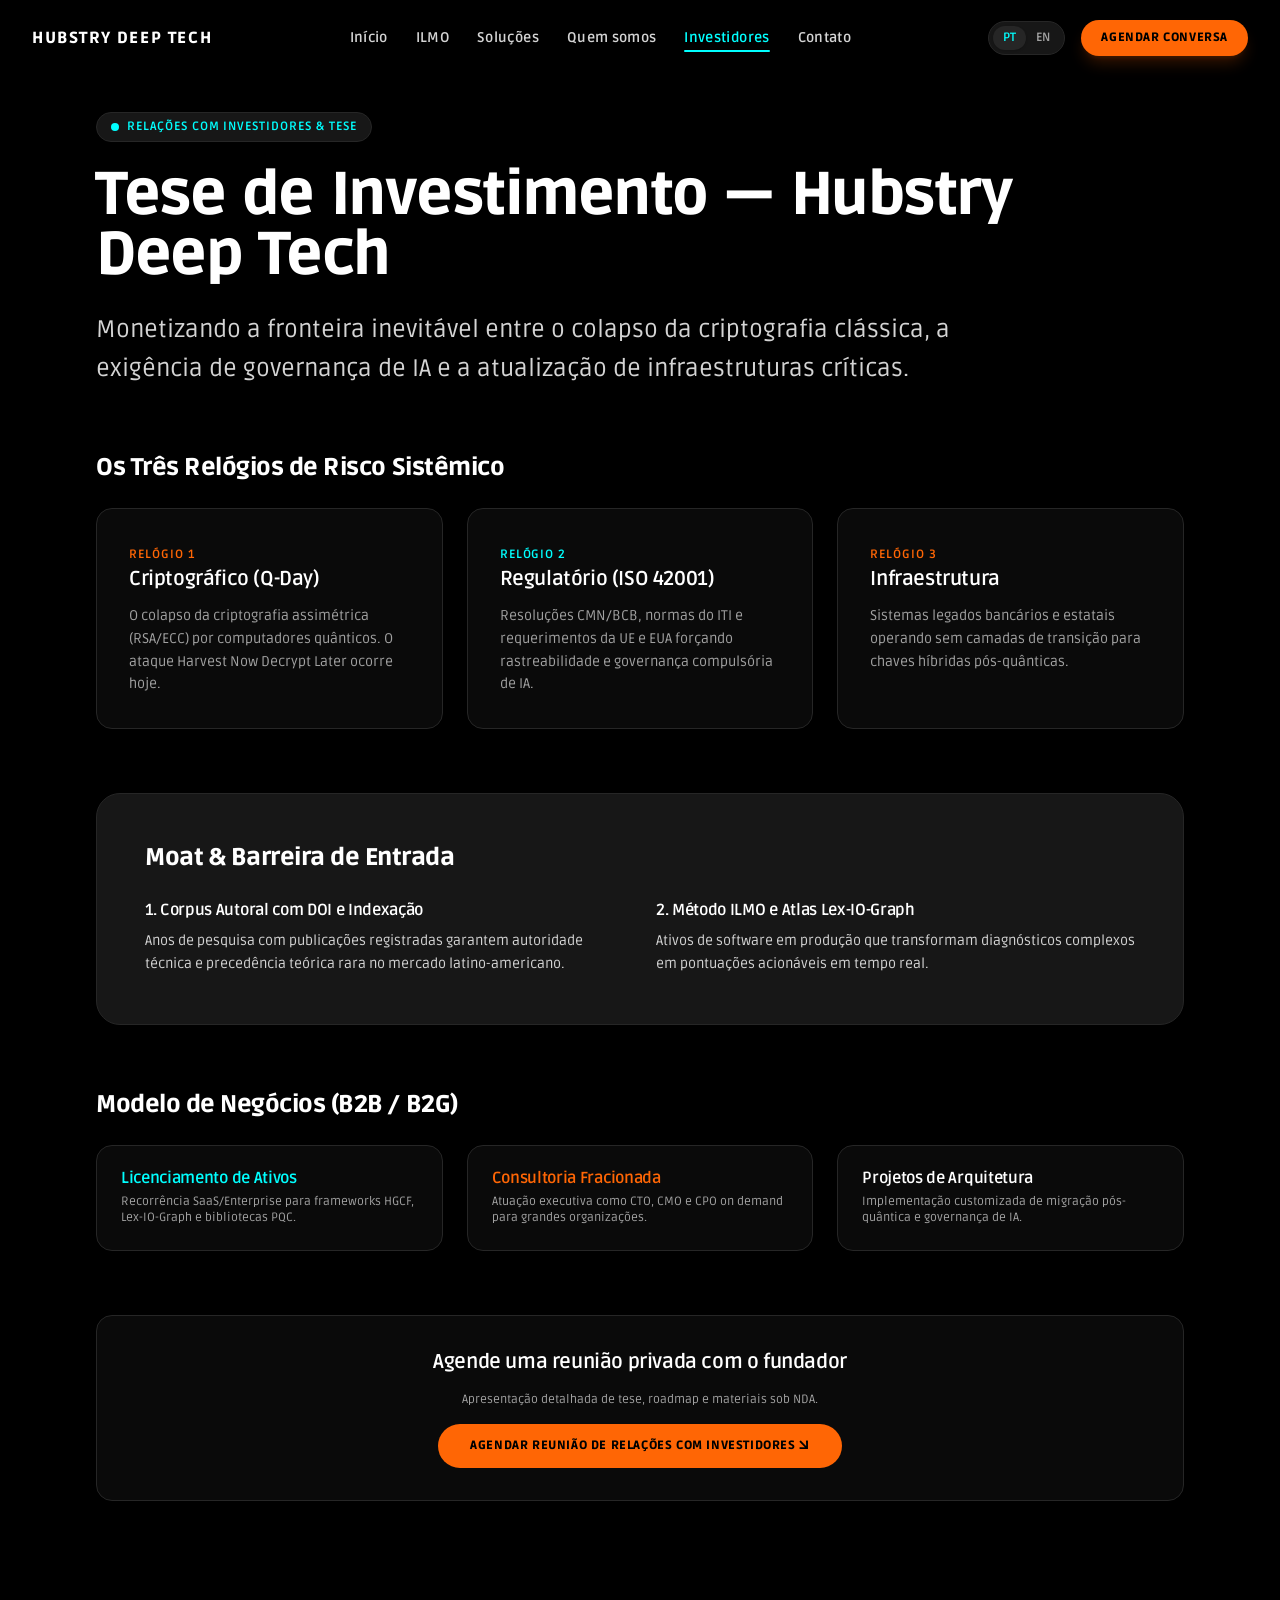
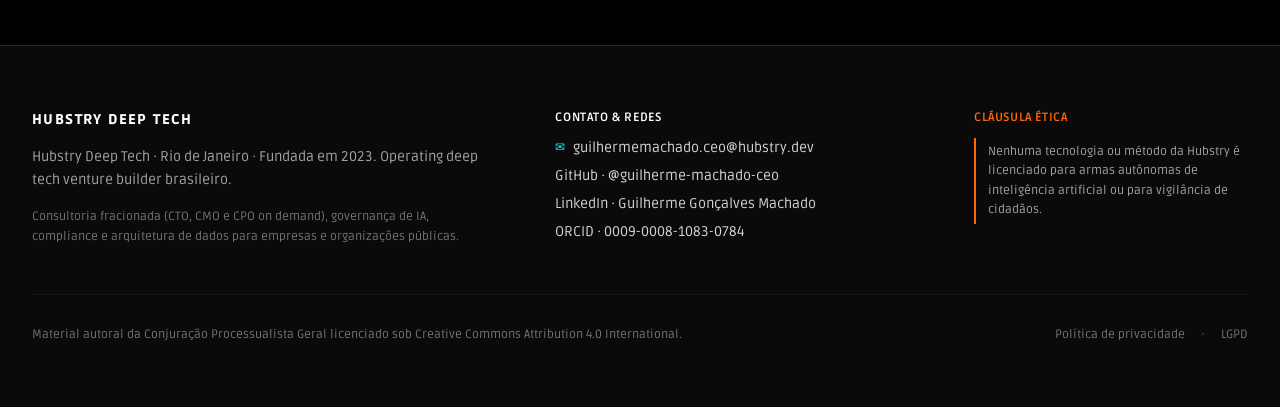
<file: investidores.html>
<!doctype html>
<html lang="pt-BR">
  <head>
    <meta charset="UTF-8" />
    <meta name="viewport" content="width=device-width, initial-scale=1.0" />
    <title>Tese de Investimento | Hubstry Deep Tech</title>
    <meta name="description" content="Monetizando a fronteira inevitável entre o colapso da criptografia clássica, a exigência de governança de IA e a atualização de infraestruturas críticas." />
    <link rel="canonical" href="https://hubstry.dev/investidores" />
    
    <!-- Google Fonts: Ruda -->
    <link rel="preconnect" href="https://fonts.googleapis.com">
    <link rel="preconnect" href="https://fonts.gstatic.com" crossorigin>
    <link href="https://fonts.googleapis.com/css2?family=Ruda:wght@400;700;900&display=swap" rel="stylesheet">
    <script type="module" crossorigin src="/assets/index-CAL8cWAA.js"></script>
    <link rel="stylesheet" crossorigin href="/assets/index-DQKuxh6v.css">
  </head>
  <body class="bg-black text-white font-['Ruda',sans-serif] antialiased selection:bg-[#00ffff] selection:text-black">
    <div id="root"></div>
    <!-- Cloudflare Web Analytics: contagem agregada, sem cookies -->
    <script defer src='https://static.cloudflareinsights.com/beacon.min.js' data-cf-beacon='{"token": "feb0887f254e45ac9769d963002114a7"}'></script>
  </body>
</html>
</file>
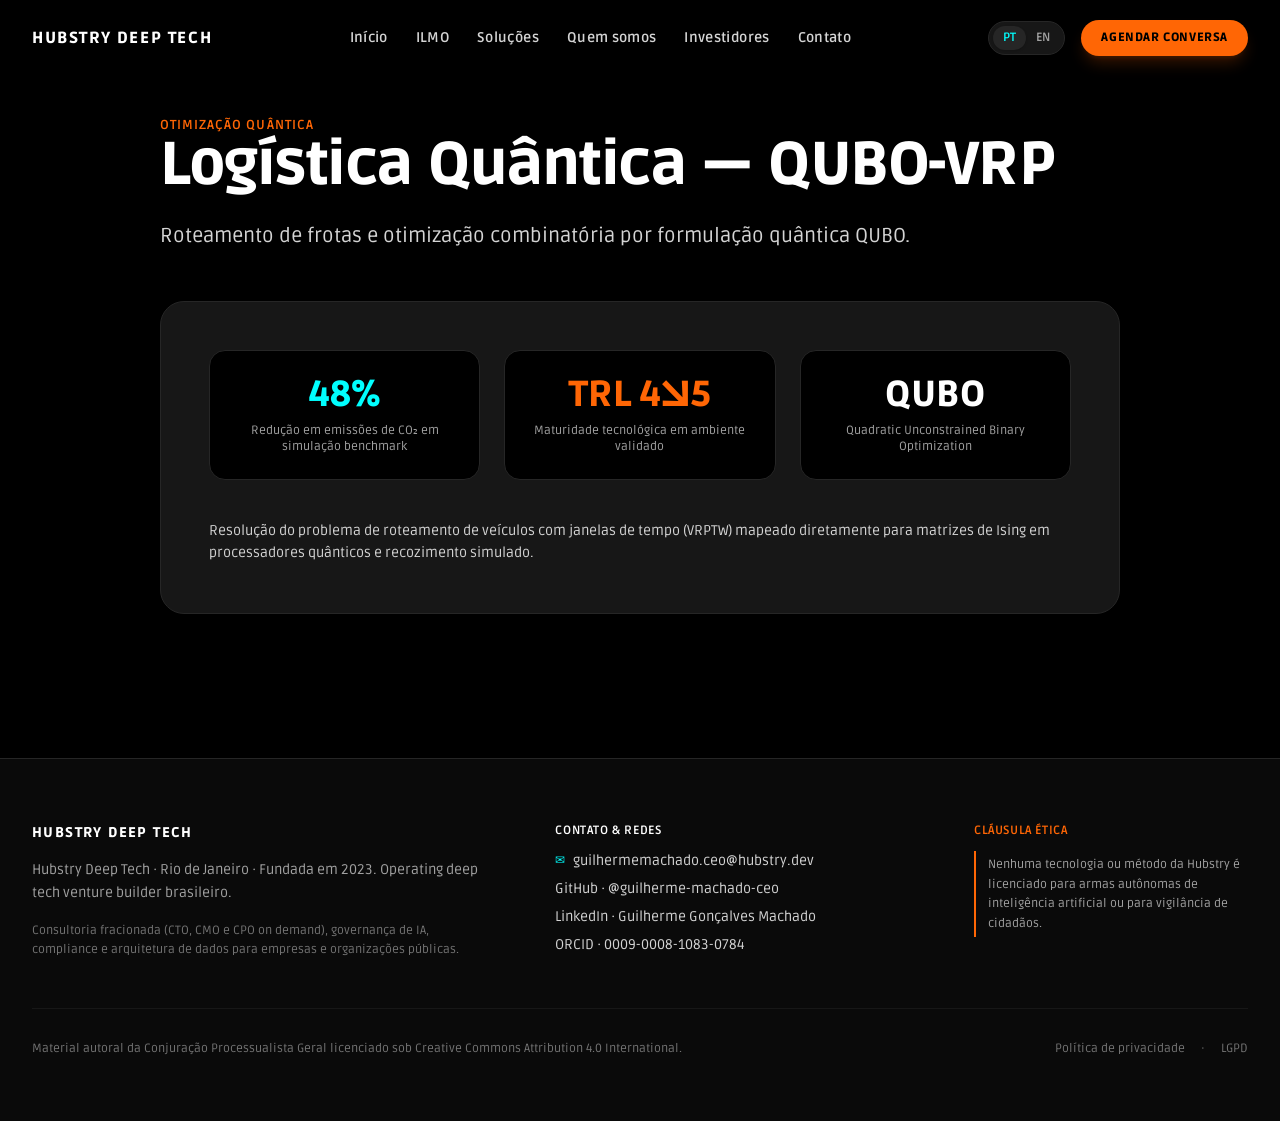
<file: logistica-quantica.html>
<!doctype html>
<html lang="pt-BR">
  <head>
    <meta charset="UTF-8" />
    <meta name="viewport" content="width=device-width, initial-scale=1.0" />
    <title>Logística Quântica — Otimização QUBO-VRP | Hubstry Deep Tech</title>
    <meta name="description" content="Roteamento de frota por formulação quântica, com benchmark de 48% de redução em emissão de CO₂." />
    <link rel="canonical" href="https://hubstry.dev/logistica-quantica" />
    
    <!-- Google Fonts: Ruda -->
    <link rel="preconnect" href="https://fonts.googleapis.com">
    <link rel="preconnect" href="https://fonts.gstatic.com" crossorigin>
    <link href="https://fonts.googleapis.com/css2?family=Ruda:wght@400;700;900&display=swap" rel="stylesheet">
    <script type="module" crossorigin src="/assets/index-CAL8cWAA.js"></script>
    <link rel="stylesheet" crossorigin href="/assets/index-DQKuxh6v.css">
  </head>
  <body class="bg-black text-white font-['Ruda',sans-serif] antialiased selection:bg-[#00ffff] selection:text-black">
    <div id="root"></div>
    <!-- Cloudflare Web Analytics: contagem agregada, sem cookies -->
    <script defer src='https://static.cloudflareinsights.com/beacon.min.js' data-cf-beacon='{"token": "feb0887f254e45ac9769d963002114a7"}'></script>
  </body>
</html>
</file>
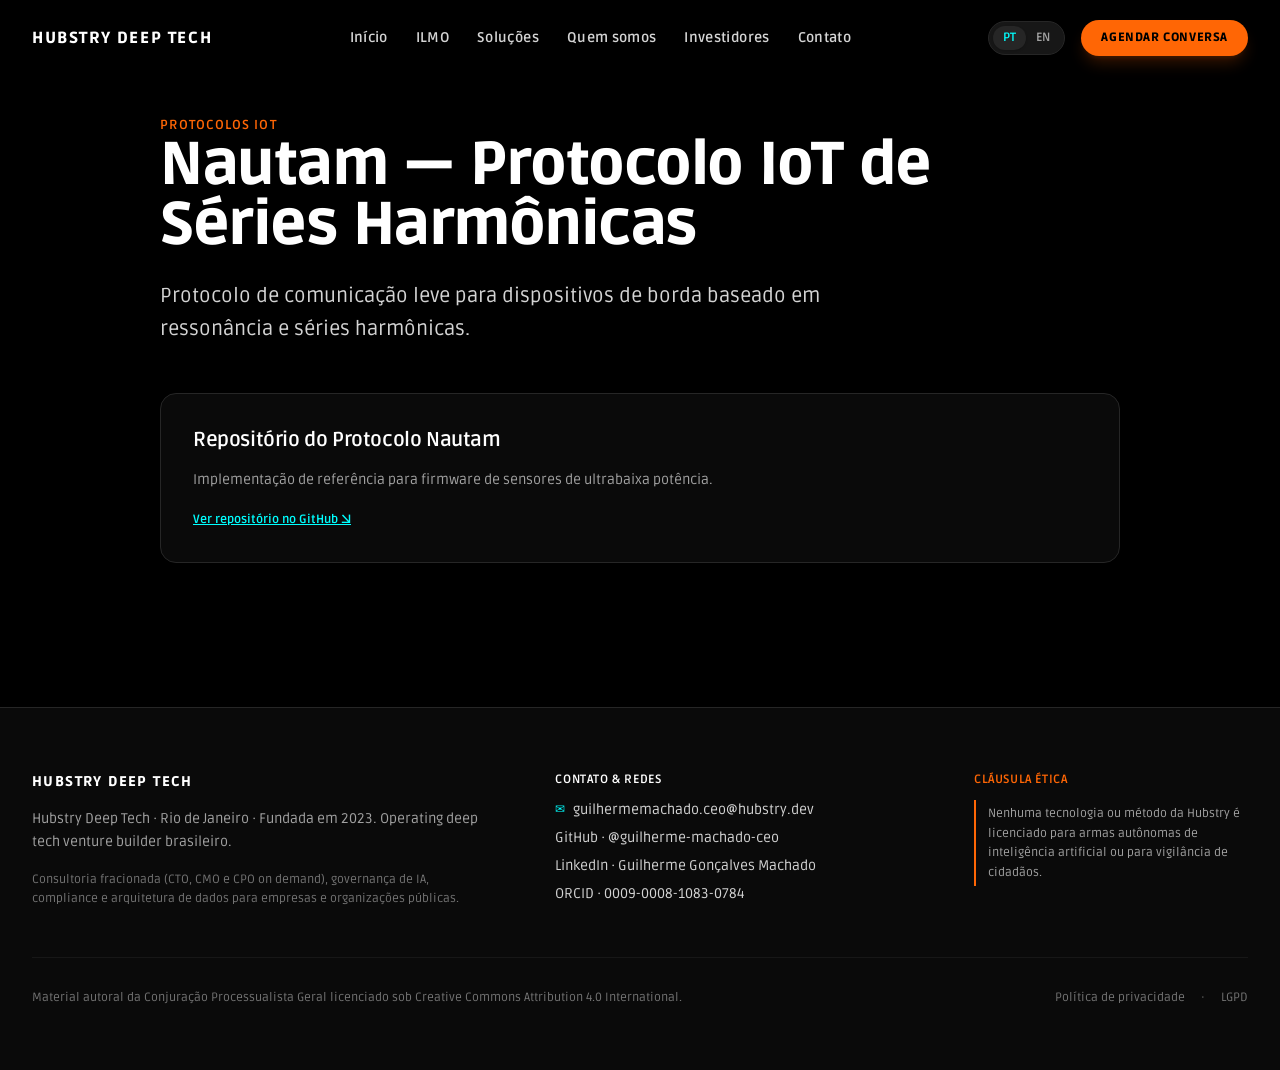
<file: nautam.html>
<!doctype html>
<html lang="pt-BR">
  <head>
    <meta charset="UTF-8" />
    <meta name="viewport" content="width=device-width, initial-scale=1.0" />
    <title>Nautam — Protocolo IoT de Séries Harmônicas | Hubstry Deep Tech</title>
    <meta name="description" content="Protocolo de comunicação leve para dispositivos de borda baseado em ressonância e séries harmônicas." />
    <link rel="canonical" href="https://hubstry.dev/nautam" />
    
    <!-- Google Fonts: Ruda -->
    <link rel="preconnect" href="https://fonts.googleapis.com">
    <link rel="preconnect" href="https://fonts.gstatic.com" crossorigin>
    <link href="https://fonts.googleapis.com/css2?family=Ruda:wght@400;700;900&display=swap" rel="stylesheet">
    <script type="module" crossorigin src="/assets/index-CAL8cWAA.js"></script>
    <link rel="stylesheet" crossorigin href="/assets/index-DQKuxh6v.css">
  </head>
  <body class="bg-black text-white font-['Ruda',sans-serif] antialiased selection:bg-[#00ffff] selection:text-black">
    <div id="root"></div>
    <!-- Cloudflare Web Analytics: contagem agregada, sem cookies -->
    <script defer src='https://static.cloudflareinsights.com/beacon.min.js' data-cf-beacon='{"token": "feb0887f254e45ac9769d963002114a7"}'></script>
  </body>
</html>
</file>
<file: assets/index-DQKuxh6v.css>
/*! tailwindcss v4.3.3 | MIT License | https://tailwindcss.com */@layer properties{@supports (((-webkit-hyphens:none)) and (not (margin-trim:inline))) or ((-moz-orient:inline) and (not (color:rgb(from red r g b)))){*,:before,:after,::backdrop{--tw-rotate-x:initial;--tw-rotate-y:initial;--tw-rotate-z:initial;--tw-skew-x:initial;--tw-skew-y:initial;--tw-space-y-reverse:0;--tw-divide-y-reverse:0;--tw-border-style:solid;--tw-gradient-position:initial;--tw-gradient-from:#0000;--tw-gradient-via:#0000;--tw-gradient-to:#0000;--tw-gradient-stops:initial;--tw-gradient-via-stops:initial;--tw-gradient-from-position:0%;--tw-gradient-via-position:50%;--tw-gradient-to-position:100%;--tw-leading:initial;--tw-font-weight:initial;--tw-tracking:initial;--tw-shadow:0 0 #0000;--tw-shadow-color:initial;--tw-shadow-alpha:100%;--tw-inset-shadow:0 0 #0000;--tw-inset-shadow-color:initial;--tw-inset-shadow-alpha:100%;--tw-ring-color:initial;--tw-ring-shadow:0 0 #0000;--tw-inset-ring-color:initial;--tw-inset-ring-shadow:0 0 #0000;--tw-ring-inset:initial;--tw-ring-offset-width:0px;--tw-ring-offset-color:#fff;--tw-ring-offset-shadow:0 0 #0000;--tw-blur:initial;--tw-brightness:initial;--tw-contrast:initial;--tw-grayscale:initial;--tw-hue-rotate:initial;--tw-invert:initial;--tw-opacity:initial;--tw-saturate:initial;--tw-sepia:initial;--tw-drop-shadow:initial;--tw-drop-shadow-color:initial;--tw-drop-shadow-alpha:100%;--tw-drop-shadow-size:initial;--tw-backdrop-blur:initial;--tw-backdrop-brightness:initial;--tw-backdrop-contrast:initial;--tw-backdrop-grayscale:initial;--tw-backdrop-hue-rotate:initial;--tw-backdrop-invert:initial;--tw-backdrop-opacity:initial;--tw-backdrop-saturate:initial;--tw-backdrop-sepia:initial;--tw-duration:initial;--tw-ease:initial;--tw-translate-x:0;--tw-translate-y:0;--tw-translate-z:0}}}@layer theme{:root,:host{--font-sans:-apple-system, BlinkMacSystemFont, "Segoe UI", Roboto, "Helvetica Neue", "Noto Sans", Arial, sans-serif, "Apple Color Emoji", "Segoe UI Emoji", "Segoe UI Symbol", "Noto Color Emoji";--font-mono:ui-monospace, SFMono-Regular, Menlo, Monaco, Consolas, "Liberation Mono", "Courier New", monospace;--color-red-500:oklch(63.7% .237 25.331);--color-amber-400:oklch(82.8% .189 84.429);--color-emerald-400:oklch(76.5% .177 163.223);--color-neutral-100:oklch(97% 0 none);--color-neutral-200:oklch(92.2% 0 none);--color-neutral-300:oklch(87% 0 none);--color-neutral-400:oklch(70.8% 0 none);--color-neutral-500:oklch(55.6% 0 none);--color-neutral-600:oklch(43.9% 0 none);--color-neutral-700:oklch(37.1% 0 none);--color-neutral-800:oklch(26.9% 0 none);--color-neutral-900:oklch(20.5% 0 none);--color-neutral-950:oklch(14.5% 0 none);--color-black:#000;--color-white:#fff;--spacing:.25rem;--container-md:28rem;--container-2xl:42rem;--container-3xl:48rem;--container-4xl:56rem;--container-5xl:64rem;--container-6xl:72rem;--container-7xl:80rem;--text-xs:.75rem;--text-xs--line-height:calc(1 / .75);--text-sm:.875rem;--text-sm--line-height:calc(1.25 / .875);--text-base:1rem;--text-base--line-height: 1.5 ;--text-lg:1.125rem;--text-lg--line-height:calc(1.75 / 1.125);--text-xl:1.25rem;--text-xl--line-height:calc(1.75 / 1.25);--text-2xl:1.5rem;--text-2xl--line-height:calc(2 / 1.5);--text-3xl:1.875rem;--text-3xl--line-height: 1.2 ;--text-4xl:2.25rem;--text-4xl--line-height:calc(2.5 / 2.25);--text-5xl:3rem;--text-5xl--line-height:1;--text-6xl:3.75rem;--text-6xl--line-height:1;--text-7xl:4.5rem;--text-7xl--line-height:1;--text-8xl:6rem;--text-8xl--line-height:1;--font-weight-normal:400;--font-weight-medium:500;--font-weight-bold:700;--font-weight-black:900;--tracking-tight:-.025em;--tracking-wide:.025em;--tracking-wider:.05em;--tracking-widest:.1em;--leading-relaxed:1.625;--radius-md:.375rem;--radius-lg:.5rem;--radius-xl:.75rem;--radius-2xl:1rem;--radius-3xl:1.5rem;--animate-pulse:pulse 2s cubic-bezier(.4, 0, .6, 1) infinite;--blur-md:12px;--blur-lg:16px;--blur-xl:24px;--blur-3xl:64px;--default-transition-duration:.15s;--default-transition-timing-function:cubic-bezier(.4, 0, .2, 1);--default-font-family:var(--font-sans);--default-mono-font-family:var(--font-mono)}}@layer base{*,:after,:before,::backdrop{box-sizing:border-box;border:0 solid;margin:0;padding:0}::file-selector-button{box-sizing:border-box;border:0 solid;margin:0;padding:0}html,:host{-webkit-text-size-adjust:100%;-moz-tab-size:4;tab-size:4;line-height:1.5;font-family:var(--default-font-family,-apple-system, BlinkMacSystemFont, "Segoe UI", Roboto, "Helvetica Neue", "Noto Sans", Arial, sans-serif, "Apple Color Emoji", "Segoe UI Emoji", "Segoe UI Symbol", "Noto Color Emoji");font-feature-settings:var(--default-font-feature-settings,normal);font-variation-settings:var(--default-font-variation-settings,normal);-webkit-tap-highlight-color:transparent}hr{height:0;color:inherit;border-top-width:1px}abbr:where([title]){-webkit-text-decoration:underline dotted;text-decoration:underline dotted}h1,h2,h3,h4,h5,h6{font-size:inherit;font-weight:inherit}a{color:inherit;-webkit-text-decoration:inherit;text-decoration:inherit}b,strong{font-weight:bolder}code,kbd,samp,pre{font-family:var(--default-mono-font-family,ui-monospace, SFMono-Regular, Menlo, Monaco, Consolas, "Liberation Mono", "Courier New", monospace);font-feature-settings:var(--default-mono-font-feature-settings,normal);font-variation-settings:var(--default-mono-font-variation-settings,normal);font-size:1em}small{font-size:80%}sub,sup{vertical-align:baseline;font-size:75%;line-height:0;position:relative}sub{bottom:-.25em}sup{top:-.5em}table{text-indent:0;border-color:inherit;border-collapse:collapse}:-moz-focusring:where(:not(iframe)){outline:auto}progress{vertical-align:baseline}summary{display:list-item}ol,ul,menu{list-style:none}img,svg,video,canvas,audio,iframe,embed,object{vertical-align:middle;display:block}img,video{max-width:100%;height:auto}button,input,select,optgroup,textarea{font:inherit;font-feature-settings:inherit;font-variation-settings:inherit;letter-spacing:inherit;color:inherit;opacity:1;background-color:#0000;border-radius:0}::file-selector-button{font:inherit;font-feature-settings:inherit;font-variation-settings:inherit;letter-spacing:inherit;color:inherit;opacity:1;background-color:#0000;border-radius:0}:where(select:is([multiple],[size])) optgroup{font-weight:bolder}:where(select:is([multiple],[size])) optgroup option{padding-inline-start:20px}::file-selector-button{margin-inline-end:4px}::placeholder{opacity:1}@supports (not ((-webkit-appearance:-apple-pay-button))) or (contain-intrinsic-size:1px){::placeholder{color:currentColor}@supports (color:color-mix(in lab,red,red)){::placeholder{color:color-mix(in oklab,currentcolor 50%,transparent)}}}textarea{resize:vertical}::-webkit-search-decoration{-webkit-appearance:none}::-webkit-date-and-time-value{min-height:1lh;text-align:inherit}::-webkit-datetime-edit{display:inline-flex}::-webkit-datetime-edit-fields-wrapper{padding:0}::-webkit-datetime-edit{padding-block:0}::-webkit-datetime-edit-year-field{padding-block:0}::-webkit-datetime-edit-month-field{padding-block:0}::-webkit-datetime-edit-day-field{padding-block:0}::-webkit-datetime-edit-hour-field{padding-block:0}::-webkit-datetime-edit-minute-field{padding-block:0}::-webkit-datetime-edit-second-field{padding-block:0}::-webkit-datetime-edit-millisecond-field{padding-block:0}::-webkit-datetime-edit-meridiem-field{padding-block:0}::-webkit-calendar-picker-indicator{line-height:1}:-moz-ui-invalid{box-shadow:none}button,input:where([type=button],[type=reset],[type=submit]){-webkit-appearance:button;-moz-appearance:button;appearance:button}::file-selector-button{-webkit-appearance:button;-moz-appearance:button;appearance:button}::-webkit-inner-spin-button{height:auto}::-webkit-outer-spin-button{height:auto}[hidden]:where(:not([hidden=until-found])){display:none!important}:root{--bg-dark:#000;--bg-dark-card:#0c0d10;--bg-light:#f8f9fb;--bg-light-card:#fff;--accent-cyan:#0ff;--accent-orange:#ff6605;--accent-silver:#a9a9a9;--motion-duration:.9s;--motion-ease:cubic-bezier(.22, 1, .36, 1)}body{background-color:var(--bg-dark);color:#fff;scroll-behavior:smooth;font-family:Ruda,sans-serif;overflow-x:hidden}h1,h2,h3,h4,h5,h6{letter-spacing:-.02em;font-family:Ruda,sans-serif;font-weight:900;line-height:1.02}.normative-label{text-transform:uppercase;letter-spacing:.08em;font-family:Ruda,sans-serif;font-size:.8125rem;font-weight:700}.section-padding{padding-top:clamp(100px,12vw,200px);padding-bottom:clamp(100px,12vw,200px)}.section-padding-sm{padding-top:clamp(60px,8vw,120px);padding-bottom:clamp(60px,8vw,120px)}}@layer components;@layer utilities{.pointer-events-none{pointer-events:none}.absolute{position:absolute}.fixed{position:fixed}.relative{position:relative}.static{position:static}.inset-0{top:0;right:0;bottom:0;left:0}.top-0{top:0}.top-1\/4{top:25%}.top-\[60px\]{top:60px}.right-0{right:0}.right-10{right:calc(var(--spacing) * 10)}.bottom-0{bottom:0}.bottom-10{bottom:calc(var(--spacing) * 10)}.left-0{left:0}.left-10{left:calc(var(--spacing) * 10)}.-z-10{z-index:-10}.z-10{z-index:10}.z-40{z-index:40}.z-50{z-index:50}.container{width:100%}@media(min-width:40rem){.container{max-width:40rem}}@media(min-width:48rem){.container{max-width:48rem}}@media(min-width:64rem){.container{max-width:64rem}}@media(min-width:80rem){.container{max-width:80rem}}@media(min-width:96rem){.container{max-width:96rem}}.mx-auto{margin-inline:auto}.mt-1{margin-top:var(--spacing)}.mt-2{margin-top:calc(var(--spacing) * 2)}.mb-2{margin-bottom:calc(var(--spacing) * 2)}.block{display:block}.flex{display:flex}.grid{display:grid}.hidden{display:none}.inline-block{display:inline-block}.inline-flex{display:inline-flex}.h-2{height:calc(var(--spacing) * 2)}.h-6{height:calc(var(--spacing) * 6)}.h-8{height:calc(var(--spacing) * 8)}.h-80{height:calc(var(--spacing) * 80)}.h-96{height:calc(var(--spacing) * 96)}.h-\[2px\]{height:2px}.min-h-screen{min-height:100vh}.w-2{width:calc(var(--spacing) * 2)}.w-6{width:calc(var(--spacing) * 6)}.w-8{width:calc(var(--spacing) * 8)}.w-80{width:calc(var(--spacing) * 80)}.w-96{width:calc(var(--spacing) * 96)}.w-full{width:100%}.max-w-2xl{max-width:var(--container-2xl)}.max-w-3xl{max-width:var(--container-3xl)}.max-w-4xl{max-width:var(--container-4xl)}.max-w-5xl{max-width:var(--container-5xl)}.max-w-6xl{max-width:var(--container-6xl)}.max-w-7xl{max-width:var(--container-7xl)}.max-w-md{max-width:var(--container-md)}.flex-shrink-0{flex-shrink:0}.flex-grow{flex-grow:1}.transform{transform:var(--tw-rotate-x,) var(--tw-rotate-y,) var(--tw-rotate-z,) var(--tw-skew-x,) var(--tw-skew-y,)}.animate-pulse{animation:var(--animate-pulse)}.cursor-pointer{cursor:pointer}.grid-cols-1{grid-template-columns:repeat(1,minmax(0,1fr))}.grid-rows-\[0fr\]{grid-template-rows:0fr}.grid-rows-\[1fr\]{grid-template-rows:1fr}.flex-col{flex-direction:column}.flex-wrap{flex-wrap:wrap}.items-center{align-items:center}.items-start{align-items:flex-start}.justify-between{justify-content:space-between}.justify-center{justify-content:center}.gap-2{gap:calc(var(--spacing) * 2)}.gap-3{gap:calc(var(--spacing) * 3)}.gap-4{gap:calc(var(--spacing) * 4)}.gap-6{gap:calc(var(--spacing) * 6)}.gap-7{gap:calc(var(--spacing) * 7)}.gap-8{gap:calc(var(--spacing) * 8)}.gap-10{gap:calc(var(--spacing) * 10)}.gap-12{gap:calc(var(--spacing) * 12)}:where(.space-y-1>:not(:last-child)){--tw-space-y-reverse:0;margin-block-start:calc(var(--spacing) * var(--tw-space-y-reverse));margin-block-end:calc(var(--spacing) * calc(1 - var(--tw-space-y-reverse)))}:where(.space-y-2>:not(:last-child)){--tw-space-y-reverse:0;margin-block-start:calc(calc(var(--spacing) * 2) * var(--tw-space-y-reverse));margin-block-end:calc(calc(var(--spacing) * 2) * calc(1 - var(--tw-space-y-reverse)))}:where(.space-y-3>:not(:last-child)){--tw-space-y-reverse:0;margin-block-start:calc(calc(var(--spacing) * 3) * var(--tw-space-y-reverse));margin-block-end:calc(calc(var(--spacing) * 3) * calc(1 - var(--tw-space-y-reverse)))}:where(.space-y-4>:not(:last-child)){--tw-space-y-reverse:0;margin-block-start:calc(calc(var(--spacing) * 4) * var(--tw-space-y-reverse));margin-block-end:calc(calc(var(--spacing) * 4) * calc(1 - var(--tw-space-y-reverse)))}:where(.space-y-6>:not(:last-child)){--tw-space-y-reverse:0;margin-block-start:calc(calc(var(--spacing) * 6) * var(--tw-space-y-reverse));margin-block-end:calc(calc(var(--spacing) * 6) * calc(1 - var(--tw-space-y-reverse)))}:where(.space-y-8>:not(:last-child)){--tw-space-y-reverse:0;margin-block-start:calc(calc(var(--spacing) * 8) * var(--tw-space-y-reverse));margin-block-end:calc(calc(var(--spacing) * 8) * calc(1 - var(--tw-space-y-reverse)))}:where(.space-y-12>:not(:last-child)){--tw-space-y-reverse:0;margin-block-start:calc(calc(var(--spacing) * 12) * var(--tw-space-y-reverse));margin-block-end:calc(calc(var(--spacing) * 12) * calc(1 - var(--tw-space-y-reverse)))}:where(.space-y-16>:not(:last-child)){--tw-space-y-reverse:0;margin-block-start:calc(calc(var(--spacing) * 16) * var(--tw-space-y-reverse));margin-block-end:calc(calc(var(--spacing) * 16) * calc(1 - var(--tw-space-y-reverse)))}:where(.divide-y>:not(:last-child)){--tw-divide-y-reverse:0;border-bottom-style:var(--tw-border-style);border-top-style:var(--tw-border-style);border-top-width:calc(1px * var(--tw-divide-y-reverse));border-bottom-width:calc(1px * calc(1 - var(--tw-divide-y-reverse)))}:where(.divide-neutral-800>:not(:last-child)){border-color:var(--color-neutral-800)}:where(.divide-neutral-900>:not(:last-child)){border-color:var(--color-neutral-900)}.overflow-hidden{overflow:hidden}.overflow-x-auto{overflow-x:auto}.rounded{border-radius:.25rem}.rounded-2xl{border-radius:var(--radius-2xl)}.rounded-3xl{border-radius:var(--radius-3xl)}.rounded-full{border-radius:3.40282e38px}.rounded-lg{border-radius:var(--radius-lg)}.rounded-md{border-radius:var(--radius-md)}.rounded-xl{border-radius:var(--radius-xl)}.rounded-r-lg{border-top-right-radius:var(--radius-lg);border-bottom-right-radius:var(--radius-lg)}.border{border-style:var(--tw-border-style);border-width:1px}.border-2{border-style:var(--tw-border-style);border-width:2px}.border-t{border-top-style:var(--tw-border-style);border-top-width:1px}.border-b{border-bottom-style:var(--tw-border-style);border-bottom-width:1px}.border-l-2{border-left-style:var(--tw-border-style);border-left-width:2px}.border-l-4{border-left-style:var(--tw-border-style);border-left-width:4px}.border-\[\#ff6605\]{border-color:#ff6605}.border-\[\#ff6605\]\/40{border-color:#ff660566}.border-neutral-300{border-color:var(--color-neutral-300)}.border-neutral-800{border-color:var(--color-neutral-800)}.border-neutral-800\/80{border-color:#262626cc}@supports (color:color-mix(in lab,red,red)){.border-neutral-800\/80{border-color:color-mix(in oklab,var(--color-neutral-800) 80%,transparent)}}.border-neutral-900{border-color:var(--color-neutral-900)}.bg-\[\#00ffff\]{background-color:#0ff}.bg-\[\#00ffff\]\/5{background-color:#00ffff0d}.bg-\[\#f8f9fb\]{background-color:#f8f9fb}.bg-\[\#ff6605\]{background-color:#ff6605}.bg-\[\#ff6605\]\/5{background-color:#ff66050d}.bg-black{background-color:var(--color-black)}.bg-black\/80{background-color:#000c}@supports (color:color-mix(in lab,red,red)){.bg-black\/80{background-color:color-mix(in oklab,var(--color-black) 80%,transparent)}}.bg-black\/90{background-color:#000000e6}@supports (color:color-mix(in lab,red,red)){.bg-black\/90{background-color:color-mix(in oklab,var(--color-black) 90%,transparent)}}.bg-black\/95{background-color:#000000f2}@supports (color:color-mix(in lab,red,red)){.bg-black\/95{background-color:color-mix(in oklab,var(--color-black) 95%,transparent)}}.bg-neutral-100{background-color:var(--color-neutral-100)}.bg-neutral-800{background-color:var(--color-neutral-800)}.bg-neutral-900{background-color:var(--color-neutral-900)}.bg-neutral-900\/40{background-color:#17171766}@supports (color:color-mix(in lab,red,red)){.bg-neutral-900\/40{background-color:color-mix(in oklab,var(--color-neutral-900) 40%,transparent)}}.bg-neutral-950{background-color:var(--color-neutral-950)}.bg-transparent{background-color:#0000}.bg-white{background-color:var(--color-white)}.bg-\[radial-gradient\(ellipse_at_top_right\,_var\(--tw-gradient-stops\)\)\]{background-image:radial-gradient(ellipse at top right,var(--tw-gradient-stops))}.from-neutral-900\/60{--tw-gradient-from:#17171799}@supports (color:color-mix(in lab,red,red)){.from-neutral-900\/60{--tw-gradient-from:color-mix(in oklab, var(--color-neutral-900) 60%, transparent)}}.from-neutral-900\/60{--tw-gradient-stops:var(--tw-gradient-via-stops,var(--tw-gradient-position), var(--tw-gradient-from) var(--tw-gradient-from-position), var(--tw-gradient-to) var(--tw-gradient-to-position))}.via-black{--tw-gradient-via:var(--color-black);--tw-gradient-via-stops:var(--tw-gradient-position), var(--tw-gradient-from) var(--tw-gradient-from-position), var(--tw-gradient-via) var(--tw-gradient-via-position), var(--tw-gradient-to) var(--tw-gradient-to-position);--tw-gradient-stops:var(--tw-gradient-via-stops)}.to-black{--tw-gradient-to:var(--color-black);--tw-gradient-stops:var(--tw-gradient-via-stops,var(--tw-gradient-position), var(--tw-gradient-from) var(--tw-gradient-from-position), var(--tw-gradient-to) var(--tw-gradient-to-position))}.p-1{padding:var(--spacing)}.p-2\.5{padding:calc(var(--spacing) * 2.5)}.p-4{padding:calc(var(--spacing) * 4)}.p-5{padding:calc(var(--spacing) * 5)}.p-6{padding:calc(var(--spacing) * 6)}.p-8{padding:calc(var(--spacing) * 8)}.px-2\.5{padding-inline:calc(var(--spacing) * 2.5)}.px-3{padding-inline:calc(var(--spacing) * 3)}.px-3\.5{padding-inline:calc(var(--spacing) * 3.5)}.px-4{padding-inline:calc(var(--spacing) * 4)}.px-5{padding-inline:calc(var(--spacing) * 5)}.px-6{padding-inline:calc(var(--spacing) * 6)}.px-8{padding-inline:calc(var(--spacing) * 8)}.py-1{padding-block:var(--spacing)}.py-1\.5{padding-block:calc(var(--spacing) * 1.5)}.py-2\.5{padding-block:calc(var(--spacing) * 2.5)}.py-3{padding-block:calc(var(--spacing) * 3)}.py-3\.5{padding-block:calc(var(--spacing) * 3.5)}.py-4{padding-block:calc(var(--spacing) * 4)}.py-5{padding-block:calc(var(--spacing) * 5)}.py-6{padding-block:calc(var(--spacing) * 6)}.py-16{padding-block:calc(var(--spacing) * 16)}.py-24{padding-block:calc(var(--spacing) * 24)}.pt-0{padding-top:0}.pt-2{padding-top:calc(var(--spacing) * 2)}.pt-4{padding-top:calc(var(--spacing) * 4)}.pt-6{padding-top:calc(var(--spacing) * 6)}.pt-8{padding-top:calc(var(--spacing) * 8)}.pt-28{padding-top:calc(var(--spacing) * 28)}.pt-32{padding-top:calc(var(--spacing) * 32)}.pr-4{padding-right:calc(var(--spacing) * 4)}.pb-12{padding-bottom:calc(var(--spacing) * 12)}.pb-36{padding-bottom:calc(var(--spacing) * 36)}.pl-3{padding-left:calc(var(--spacing) * 3)}.pl-4{padding-left:calc(var(--spacing) * 4)}.text-center{text-align:center}.text-left{text-align:left}.font-\[\'Ruda\'\,sans-serif\]{font-family:Ruda,sans-serif}.font-mono{font-family:var(--font-mono)}.text-2xl{font-size:var(--text-2xl);line-height:var(--tw-leading,var(--text-2xl--line-height))}.text-3xl{font-size:var(--text-3xl);line-height:var(--tw-leading,var(--text-3xl--line-height))}.text-4xl{font-size:var(--text-4xl);line-height:var(--tw-leading,var(--text-4xl--line-height))}.text-base{font-size:var(--text-base);line-height:var(--tw-leading,var(--text-base--line-height))}.text-lg{font-size:var(--text-lg);line-height:var(--tw-leading,var(--text-lg--line-height))}.text-sm{font-size:var(--text-sm);line-height:var(--tw-leading,var(--text-sm--line-height))}.text-xl{font-size:var(--text-xl);line-height:var(--tw-leading,var(--text-xl--line-height))}.text-xs{font-size:var(--text-xs);line-height:var(--tw-leading,var(--text-xs--line-height))}.text-\[11px\]{font-size:11px}.leading-\[0\.98\]{--tw-leading:.98;line-height:.98}.leading-\[1\.05\]{--tw-leading:1.05;line-height:1.05}.leading-\[1\.65\]{--tw-leading:1.65;line-height:1.65}.leading-relaxed{--tw-leading:var(--leading-relaxed);line-height:var(--leading-relaxed)}.font-black{--tw-font-weight:var(--font-weight-black);font-weight:var(--font-weight-black)}.font-bold{--tw-font-weight:var(--font-weight-bold);font-weight:var(--font-weight-bold)}.font-medium{--tw-font-weight:var(--font-weight-medium);font-weight:var(--font-weight-medium)}.font-normal{--tw-font-weight:var(--font-weight-normal);font-weight:var(--font-weight-normal)}.tracking-tight{--tw-tracking:var(--tracking-tight);letter-spacing:var(--tracking-tight)}.tracking-wide{--tw-tracking:var(--tracking-wide);letter-spacing:var(--tracking-wide)}.tracking-wider{--tw-tracking:var(--tracking-wider);letter-spacing:var(--tracking-wider)}.tracking-widest{--tw-tracking:var(--tracking-widest);letter-spacing:var(--tracking-widest)}.break-all{word-break:break-all}.text-\[\#0a0b0e\]{color:#0a0b0e}.text-\[\#00ffff\]{color:#0ff}.text-\[\#ff6605\]{color:#ff6605}.text-amber-400{color:var(--color-amber-400)}.text-black{color:var(--color-black)}.text-emerald-400{color:var(--color-emerald-400)}.text-neutral-200{color:var(--color-neutral-200)}.text-neutral-300{color:var(--color-neutral-300)}.text-neutral-400{color:var(--color-neutral-400)}.text-neutral-500{color:var(--color-neutral-500)}.text-neutral-600{color:var(--color-neutral-600)}.text-neutral-700{color:var(--color-neutral-700)}.text-neutral-800{color:var(--color-neutral-800)}.text-red-500{color:var(--color-red-500)}.text-white{color:var(--color-white)}.uppercase{text-transform:uppercase}.underline{text-decoration-line:underline}.antialiased{-webkit-font-smoothing:antialiased;-moz-osx-font-smoothing:grayscale}.opacity-0{opacity:0}.opacity-80{opacity:.8}.opacity-100{opacity:1}.shadow-2xl{--tw-shadow:0 25px 50px -12px var(--tw-shadow-color,#00000040);box-shadow:var(--tw-inset-shadow),var(--tw-inset-ring-shadow),var(--tw-ring-offset-shadow),var(--tw-ring-shadow),var(--tw-shadow)}.shadow-lg{--tw-shadow:0 10px 15px -3px var(--tw-shadow-color,#0000001a), 0 4px 6px -4px var(--tw-shadow-color,#0000001a);box-shadow:var(--tw-inset-shadow),var(--tw-inset-ring-shadow),var(--tw-ring-offset-shadow),var(--tw-ring-shadow),var(--tw-shadow)}.shadow-sm{--tw-shadow:0 1px 3px 0 var(--tw-shadow-color,#0000001a), 0 1px 2px -1px var(--tw-shadow-color,#0000001a);box-shadow:var(--tw-inset-shadow),var(--tw-inset-ring-shadow),var(--tw-ring-offset-shadow),var(--tw-ring-shadow),var(--tw-shadow)}.shadow-xl{--tw-shadow:0 20px 25px -5px var(--tw-shadow-color,#0000001a), 0 8px 10px -6px var(--tw-shadow-color,#0000001a);box-shadow:var(--tw-inset-shadow),var(--tw-inset-ring-shadow),var(--tw-ring-offset-shadow),var(--tw-ring-shadow),var(--tw-shadow)}.shadow-\[\#ff6605\]\/20{--tw-shadow-color:#ff660533}@supports (color:color-mix(in lab,red,red)){.shadow-\[\#ff6605\]\/20{--tw-shadow-color:color-mix(in oklab, oklab(69.5893% .148548 .139651/.2) var(--tw-shadow-alpha), transparent)}}.shadow-\[\#ff6605\]\/30{--tw-shadow-color:#ff66054d}@supports (color:color-mix(in lab,red,red)){.shadow-\[\#ff6605\]\/30{--tw-shadow-color:color-mix(in oklab, oklab(69.5893% .148548 .139651/.3) var(--tw-shadow-alpha), transparent)}}.blur{--tw-blur:blur(8px);filter:var(--tw-blur,) var(--tw-brightness,) var(--tw-contrast,) var(--tw-grayscale,) var(--tw-hue-rotate,) var(--tw-invert,) var(--tw-saturate,) var(--tw-sepia,) var(--tw-drop-shadow,)}.blur-3xl{--tw-blur:blur(var(--blur-3xl));filter:var(--tw-blur,) var(--tw-brightness,) var(--tw-contrast,) var(--tw-grayscale,) var(--tw-hue-rotate,) var(--tw-invert,) var(--tw-saturate,) var(--tw-sepia,) var(--tw-drop-shadow,)}.filter{filter:var(--tw-blur,) var(--tw-brightness,) var(--tw-contrast,) var(--tw-grayscale,) var(--tw-hue-rotate,) var(--tw-invert,) var(--tw-saturate,) var(--tw-sepia,) var(--tw-drop-shadow,)}.backdrop-blur-lg{--tw-backdrop-blur:blur(var(--blur-lg));-webkit-backdrop-filter:var(--tw-backdrop-blur,) var(--tw-backdrop-brightness,) var(--tw-backdrop-contrast,) var(--tw-backdrop-grayscale,) var(--tw-backdrop-hue-rotate,) var(--tw-backdrop-invert,) var(--tw-backdrop-opacity,) var(--tw-backdrop-saturate,) var(--tw-backdrop-sepia,);backdrop-filter:var(--tw-backdrop-blur,) var(--tw-backdrop-brightness,) var(--tw-backdrop-contrast,) var(--tw-backdrop-grayscale,) var(--tw-backdrop-hue-rotate,) var(--tw-backdrop-invert,) var(--tw-backdrop-opacity,) var(--tw-backdrop-saturate,) var(--tw-backdrop-sepia,)}.backdrop-blur-md{--tw-backdrop-blur:blur(var(--blur-md));-webkit-backdrop-filter:var(--tw-backdrop-blur,) var(--tw-backdrop-brightness,) var(--tw-backdrop-contrast,) var(--tw-backdrop-grayscale,) var(--tw-backdrop-hue-rotate,) var(--tw-backdrop-invert,) var(--tw-backdrop-opacity,) var(--tw-backdrop-saturate,) var(--tw-backdrop-sepia,);backdrop-filter:var(--tw-backdrop-blur,) var(--tw-backdrop-brightness,) var(--tw-backdrop-contrast,) var(--tw-backdrop-grayscale,) var(--tw-backdrop-hue-rotate,) var(--tw-backdrop-invert,) var(--tw-backdrop-opacity,) var(--tw-backdrop-saturate,) var(--tw-backdrop-sepia,)}.backdrop-blur-xl{--tw-backdrop-blur:blur(var(--blur-xl));-webkit-backdrop-filter:var(--tw-backdrop-blur,) var(--tw-backdrop-brightness,) var(--tw-backdrop-contrast,) var(--tw-backdrop-grayscale,) var(--tw-backdrop-hue-rotate,) var(--tw-backdrop-invert,) var(--tw-backdrop-opacity,) var(--tw-backdrop-saturate,) var(--tw-backdrop-sepia,);backdrop-filter:var(--tw-backdrop-blur,) var(--tw-backdrop-brightness,) var(--tw-backdrop-contrast,) var(--tw-backdrop-grayscale,) var(--tw-backdrop-hue-rotate,) var(--tw-backdrop-invert,) var(--tw-backdrop-opacity,) var(--tw-backdrop-saturate,) var(--tw-backdrop-sepia,)}.transition{transition-property:color,background-color,border-color,outline-color,text-decoration-color,fill,stroke,--tw-gradient-from,--tw-gradient-via,--tw-gradient-to,opacity,box-shadow,transform,translate,scale,rotate,filter,-webkit-backdrop-filter,backdrop-filter,display,content-visibility,overlay,pointer-events;transition-timing-function:var(--tw-ease,var(--default-transition-timing-function));transition-duration:var(--tw-duration,var(--default-transition-duration))}.transition-all{transition-property:all;transition-timing-function:var(--tw-ease,var(--default-transition-timing-function));transition-duration:var(--tw-duration,var(--default-transition-duration))}.transition-colors{transition-property:color,background-color,border-color,outline-color,text-decoration-color,fill,stroke,--tw-gradient-from,--tw-gradient-via,--tw-gradient-to;transition-timing-function:var(--tw-ease,var(--default-transition-timing-function));transition-duration:var(--tw-duration,var(--default-transition-duration))}.transition-opacity{transition-property:opacity;transition-timing-function:var(--tw-ease,var(--default-transition-timing-function));transition-duration:var(--tw-duration,var(--default-transition-duration))}.transition-shadow{transition-property:box-shadow;transition-timing-function:var(--tw-ease,var(--default-transition-timing-function));transition-duration:var(--tw-duration,var(--default-transition-duration))}.transition-transform{transition-property:transform,translate,scale,rotate;transition-timing-function:var(--tw-ease,var(--default-transition-timing-function));transition-duration:var(--tw-duration,var(--default-transition-duration))}.duration-250{--tw-duration:.25s;transition-duration:.25s}.duration-300{--tw-duration:.3s;transition-duration:.3s}.duration-400{--tw-duration:.4s;transition-duration:.4s}.duration-500{--tw-duration:.5s;transition-duration:.5s}.ease-\[cubic-bezier\(0\.22\,1\,0\.36\,1\)\]{--tw-ease:cubic-bezier(.22,1,.36,1);transition-timing-function:cubic-bezier(.22,1,.36,1)}@media(hover:hover){.group-hover\:border-\[\#00ffff\]\/50:is(:where(.group):hover *){border-color:#00ffff80}.group-hover\:text-\[\#00ffff\]:is(:where(.group):hover *){color:#0ff}.group-hover\:underline:is(:where(.group):hover *){text-decoration-line:underline}}.selection\:bg-\[\#00ffff\] ::selection{background-color:#0ff}.selection\:bg-\[\#00ffff\]::selection{background-color:#0ff}.selection\:text-black ::selection{color:var(--color-black)}.selection\:text-black::selection{color:var(--color-black)}@media(hover:hover){.hover\:-translate-y-0\.5:hover{--tw-translate-y:calc(var(--spacing) * -.5);translate:var(--tw-translate-x) var(--tw-translate-y)}.hover\:-translate-y-1:hover{--tw-translate-y:calc(var(--spacing) * -1);translate:var(--tw-translate-x) var(--tw-translate-y)}.hover\:border-\[\#00ffff\]\/50:hover{border-color:#00ffff80}.hover\:border-\[\#00ffff\]\/60:hover{border-color:#0ff9}.hover\:bg-\[\#33ffff\]:hover{background-color:#3ff}.hover\:bg-\[\#ff7a20\]:hover{background-color:#ff7a20}.hover\:bg-neutral-800:hover{background-color:var(--color-neutral-800)}.hover\:text-\[\#00ffff\]:hover{color:#0ff}.hover\:text-\[\#ff6605\]:hover{color:#ff6605}.hover\:text-neutral-300:hover{color:var(--color-neutral-300)}.hover\:text-white:hover{color:var(--color-white)}.hover\:shadow-xl:hover{--tw-shadow:0 20px 25px -5px var(--tw-shadow-color,#0000001a), 0 8px 10px -6px var(--tw-shadow-color,#0000001a);box-shadow:var(--tw-inset-shadow),var(--tw-inset-ring-shadow),var(--tw-ring-offset-shadow),var(--tw-ring-shadow),var(--tw-shadow)}}.focus\:ring-2:focus{--tw-ring-shadow:var(--tw-ring-inset,) 0 0 0 calc(2px + var(--tw-ring-offset-width)) var(--tw-ring-color,currentcolor);box-shadow:var(--tw-inset-shadow),var(--tw-inset-ring-shadow),var(--tw-ring-offset-shadow),var(--tw-ring-shadow),var(--tw-shadow)}.focus\:ring-\[\#00ffff\]:focus{--tw-ring-color:#0ff}.focus\:outline-none:focus{--tw-outline-style:none;outline-style:none}.focus-visible\:ring-1:focus-visible{--tw-ring-shadow:var(--tw-ring-inset,) 0 0 0 calc(1px + var(--tw-ring-offset-width)) var(--tw-ring-color,currentcolor);box-shadow:var(--tw-inset-shadow),var(--tw-inset-ring-shadow),var(--tw-ring-offset-shadow),var(--tw-ring-shadow),var(--tw-shadow)}.focus-visible\:ring-2:focus-visible{--tw-ring-shadow:var(--tw-ring-inset,) 0 0 0 calc(2px + var(--tw-ring-offset-width)) var(--tw-ring-color,currentcolor);box-shadow:var(--tw-inset-shadow),var(--tw-inset-ring-shadow),var(--tw-ring-offset-shadow),var(--tw-ring-shadow),var(--tw-shadow)}.focus-visible\:ring-\[\#00ffff\]:focus-visible{--tw-ring-color:#0ff}.active\:translate-y-0:active{--tw-translate-y:0px;translate:var(--tw-translate-x) var(--tw-translate-y)}.active\:scale-\[0\.98\]:active{scale:.98}@media(min-width:40rem){.sm\:flex{display:flex}.sm\:grid-cols-3{grid-template-columns:repeat(3,minmax(0,1fr))}.sm\:flex-row{flex-direction:row}.sm\:p-8{padding:calc(var(--spacing) * 8)}.sm\:p-10{padding:calc(var(--spacing) * 10)}.sm\:p-12{padding:calc(var(--spacing) * 12)}.sm\:px-6{padding-inline:calc(var(--spacing) * 6)}.sm\:text-2xl{font-size:var(--text-2xl);line-height:var(--tw-leading,var(--text-2xl--line-height))}.sm\:text-5xl{font-size:var(--text-5xl);line-height:var(--tw-leading,var(--text-5xl--line-height))}.sm\:text-6xl{font-size:var(--text-6xl);line-height:var(--tw-leading,var(--text-6xl--line-height))}.sm\:text-base{font-size:var(--text-base);line-height:var(--tw-leading,var(--text-base--line-height))}.sm\:text-lg{font-size:var(--text-lg);line-height:var(--tw-leading,var(--text-lg--line-height))}.sm\:text-xl{font-size:var(--text-xl);line-height:var(--tw-leading,var(--text-xl--line-height))}}@media(min-width:48rem){.md\:col-span-3{grid-column:span 3/span 3}.md\:col-span-4{grid-column:span 4/span 4}.md\:col-span-5{grid-column:span 5/span 5}.md\:col-span-7{grid-column:span 7/span 7}.md\:hidden{display:none}.md\:grid-cols-2{grid-template-columns:repeat(2,minmax(0,1fr))}.md\:grid-cols-3{grid-template-columns:repeat(3,minmax(0,1fr))}.md\:grid-cols-12{grid-template-columns:repeat(12,minmax(0,1fr))}.md\:flex-row{flex-direction:row}.md\:py-36{padding-block:calc(var(--spacing) * 36)}.md\:text-2xl{font-size:var(--text-2xl);line-height:var(--tw-leading,var(--text-2xl--line-height))}.md\:text-7xl{font-size:var(--text-7xl);line-height:var(--tw-leading,var(--text-7xl--line-height))}.md\:text-base{font-size:var(--text-base);line-height:var(--tw-leading,var(--text-base--line-height))}.md\:text-lg{font-size:var(--text-lg);line-height:var(--tw-leading,var(--text-lg--line-height))}}@media(min-width:64rem){.lg\:flex{display:flex}.lg\:hidden{display:none}.lg\:px-8{padding-inline:calc(var(--spacing) * 8)}.lg\:text-8xl{font-size:var(--text-8xl);line-height:var(--tw-leading,var(--text-8xl--line-height))}}}::-webkit-scrollbar{width:8px}::-webkit-scrollbar-track{background:#000}::-webkit-scrollbar-thumb{background:#22252a;border-radius:4px}::-webkit-scrollbar-thumb:hover{background:#333842}.cursor-trail{background-color:var(--accent-cyan);opacity:.6;pointer-events:none;z-index:9999;mix-blend-mode:difference;width:14px;height:14px;transition:width .4s var(--motion-ease),height .4s var(--motion-ease),opacity .4s var(--motion-ease);border-radius:50%;position:fixed;top:0;left:0;transform:translate(-50%,-50%)}.cursor-trail.hovered{opacity:.35;background-color:var(--accent-orange);width:44px;height:44px}@media(pointer:coarse){.cursor-trail{display:none!important}}.motion-reveal{opacity:0;transition:opacity var(--motion-duration) var(--motion-ease),transform var(--motion-duration) var(--motion-ease);will-change:opacity,transform;transform:translateY(28px)}.motion-reveal.active{opacity:1;transform:translateY(0)}.word-reveal-span{opacity:0;transition:opacity 1s var(--motion-ease),transform 1s var(--motion-ease);display:inline-block;transform:translateY(20px)}.word-reveal-span.active{opacity:1;transform:translateY(0)}.layer-overlap{border-top-left-radius:24px;border-top-right-radius:24px;margin-top:-80px;box-shadow:0 -20px 50px #0006}@media(prefers-reduced-motion:reduce){*,:before,:after{scroll-behavior:auto!important;transition-duration:.01ms!important;animation-duration:.01ms!important;animation-iteration-count:1!important}.cursor-trail{display:none!important}.motion-reveal,.word-reveal-span{opacity:1!important;transform:none!important}}@property --tw-rotate-x{syntax:"*";inherits:false}@property --tw-rotate-y{syntax:"*";inherits:false}@property --tw-rotate-z{syntax:"*";inherits:false}@property --tw-skew-x{syntax:"*";inherits:false}@property --tw-skew-y{syntax:"*";inherits:false}@property --tw-space-y-reverse{syntax:"*";inherits:false;initial-value:0}@property --tw-divide-y-reverse{syntax:"*";inherits:false;initial-value:0}@property --tw-border-style{syntax:"*";inherits:false;initial-value:solid}@property --tw-gradient-position{syntax:"*";inherits:false}@property --tw-gradient-from{syntax:"<color>";inherits:false;initial-value:#0000}@property --tw-gradient-via{syntax:"<color>";inherits:false;initial-value:#0000}@property --tw-gradient-to{syntax:"<color>";inherits:false;initial-value:#0000}@property --tw-gradient-stops{syntax:"*";inherits:false}@property --tw-gradient-via-stops{syntax:"*";inherits:false}@property --tw-gradient-from-position{syntax:"<length-percentage>";inherits:false;initial-value:0%}@property --tw-gradient-via-position{syntax:"<length-percentage>";inherits:false;initial-value:50%}@property --tw-gradient-to-position{syntax:"<length-percentage>";inherits:false;initial-value:100%}@property --tw-leading{syntax:"*";inherits:false}@property --tw-font-weight{syntax:"*";inherits:false}@property --tw-tracking{syntax:"*";inherits:false}@property --tw-shadow{syntax:"*";inherits:false;initial-value:0 0 #0000}@property --tw-shadow-color{syntax:"*";inherits:false}@property --tw-shadow-alpha{syntax:"<percentage>";inherits:false;initial-value:100%}@property --tw-inset-shadow{syntax:"*";inherits:false;initial-value:0 0 #0000}@property --tw-inset-shadow-color{syntax:"*";inherits:false}@property --tw-inset-shadow-alpha{syntax:"<percentage>";inherits:false;initial-value:100%}@property --tw-ring-color{syntax:"*";inherits:false}@property --tw-ring-shadow{syntax:"*";inherits:false;initial-value:0 0 #0000}@property --tw-inset-ring-color{syntax:"*";inherits:false}@property --tw-inset-ring-shadow{syntax:"*";inherits:false;initial-value:0 0 #0000}@property --tw-ring-inset{syntax:"*";inherits:false}@property --tw-ring-offset-width{syntax:"<length>";inherits:false;initial-value:0}@property --tw-ring-offset-color{syntax:"*";inherits:false;initial-value:#fff}@property --tw-ring-offset-shadow{syntax:"*";inherits:false;initial-value:0 0 #0000}@property --tw-blur{syntax:"*";inherits:false}@property --tw-brightness{syntax:"*";inherits:false}@property --tw-contrast{syntax:"*";inherits:false}@property --tw-grayscale{syntax:"*";inherits:false}@property --tw-hue-rotate{syntax:"*";inherits:false}@property --tw-invert{syntax:"*";inherits:false}@property --tw-opacity{syntax:"*";inherits:false}@property --tw-saturate{syntax:"*";inherits:false}@property --tw-sepia{syntax:"*";inherits:false}@property --tw-drop-shadow{syntax:"*";inherits:false}@property --tw-drop-shadow-color{syntax:"*";inherits:false}@property --tw-drop-shadow-alpha{syntax:"<percentage>";inherits:false;initial-value:100%}@property --tw-drop-shadow-size{syntax:"*";inherits:false}@property --tw-backdrop-blur{syntax:"*";inherits:false}@property --tw-backdrop-brightness{syntax:"*";inherits:false}@property --tw-backdrop-contrast{syntax:"*";inherits:false}@property --tw-backdrop-grayscale{syntax:"*";inherits:false}@property --tw-backdrop-hue-rotate{syntax:"*";inherits:false}@property --tw-backdrop-invert{syntax:"*";inherits:false}@property --tw-backdrop-opacity{syntax:"*";inherits:false}@property --tw-backdrop-saturate{syntax:"*";inherits:false}@property --tw-backdrop-sepia{syntax:"*";inherits:false}@property --tw-duration{syntax:"*";inherits:false}@property --tw-ease{syntax:"*";inherits:false}@property --tw-translate-x{syntax:"*";inherits:false;initial-value:0}@property --tw-translate-y{syntax:"*";inherits:false;initial-value:0}@property --tw-translate-z{syntax:"*";inherits:false;initial-value:0}@keyframes pulse{50%{opacity:.5}}
</file>
